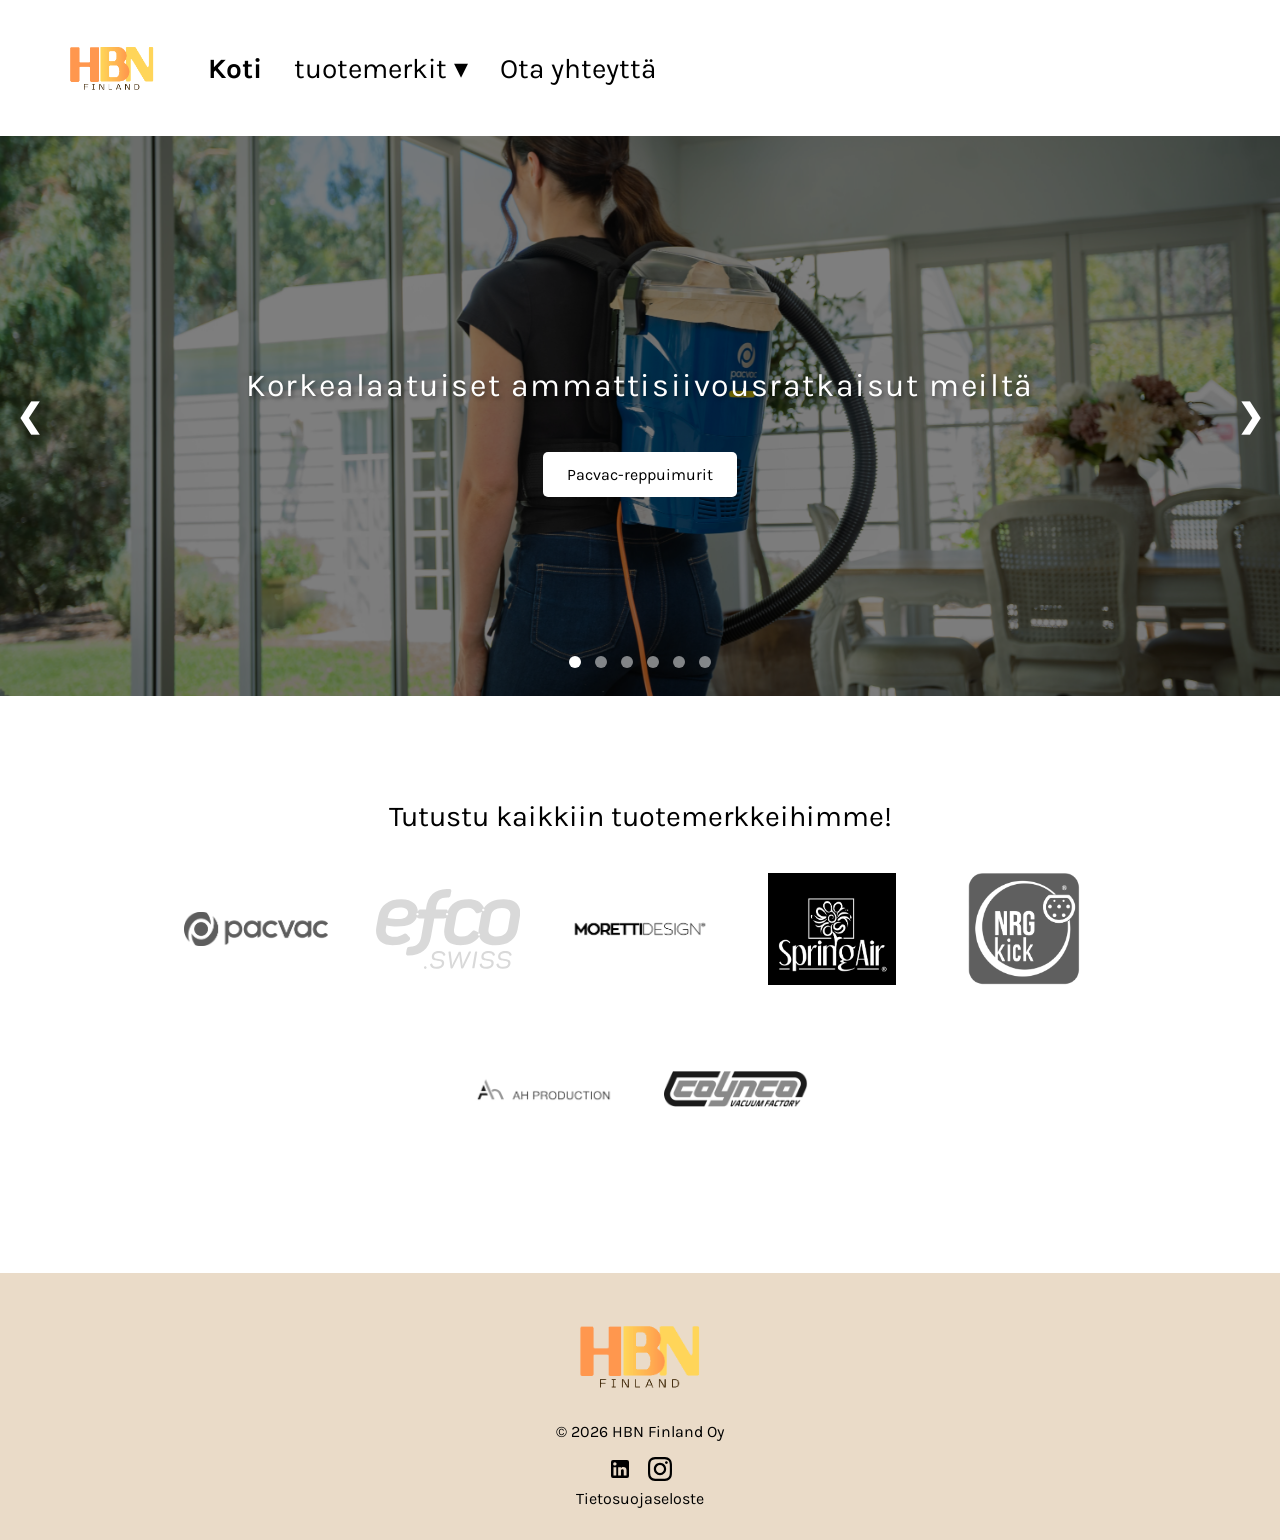
<file: index.html>
<!DOCTYPE html>
<html>

<head>



<!-- Google tag (gtag.js) -->
<script async src="https://www.googletagmanager.com/gtag/js?id=G-VKKL0FQ74G"></script>
<script>
  window.dataLayer = window.dataLayer || [];
  function gtag(){dataLayer.push(arguments);}
  gtag('js', new Date());

  gtag('config', 'G-VKKL0FQ74G');
</script>


    <meta charset="UTF-8">
    <meta name="viewport" content="width=device-width, initial-scale=1, minimum-scale=1">
    <link rel="stylesheet" href="home.css">
    <link rel="stylesheet" href="navbar.css">
    <link rel="stylesheet" href="footer.css">
    <link rel="icon" type="image/x-icon" href="logo/hbnlogo.png">
    <title>HBN Finland</title>
    <meta name="description" content="HBN Finland Oy tarjoaa korkealaatuiset ratkaisut ammattisiivoukseen, akustiikkaan ja asennuksiin. 
    Tutustu Pacvac-reppuimureihin, Dalhem-paneeleihin ja CLIC-kiinnikkeisiin.">

    <meta property="og:type" content="website">
    <meta property="og:url" content="https://hbnfinland.fi/home">
    <meta property="og:title" content="HBN Finland Oy – Laatua siivoukseen, akustiikkaan ja asennuksiin">
    <meta property="og:description" content="Etsitkö tehokkuutta ja laatua? Meiltä löydät Pacvac-reppuimurit, tyylikkäät Dalhem-akustiikkaratkaisut ja nopeat CLIC-kiinnitysjärjestelmät. Lue lisää!">
    <meta property="og:image" content="https://hbnfinland.fi/logo/hbnlogo.png">
</head>

<body>
    <!-- Navbar --> 
    <nav class="nav">
        <div class="button">
            <a href="home"><img src="logo/hbnlogo.png" alt="Logo"></a>
        </div>

        <div class="nav_hamburger">
            <span></span>
            <span></span>
            <span></span>
        </div>

        <div class="nav_menu">
              <ul id="nav-links">
                  <li class="button"><span><a class="active" href="home">Koti</a></span></li>

                  <!-- Tuotemerkit Dropdown -->
                  <li class="button dropdown">
                      <span><a href="#" class="dropdown-toggle">tuotemerkit &#9662;</a></span>
                      <ul class="dropdown-menu">
                        <li><a href="clic">Clic</a></li>
                        <li><a href="coynco">Coynco</a></li>
                        <li><a href="dalhem">Dalhem</a></li>
                        <li><a href="falkoping">Falköping</a></li>
                        <li><a href="moretti">Moretti</a></li>
                        <li><a href="nrgkick">NRGkick</a></li>
                        <li><a href="pacvac">Pacvac</a></li>
                        <li><a href="springair">SpringAir</a></li>
                      </ul>
                  </li>

                  <li class="button"><span><a href="contact">Ota yhteyttä</a></span></li>
              </ul>
          </div>
    </nav>

   <!-- Content -->
    <main class="page">
        
    <div class="slideshow-container">

        <div class="slide fade" style="background-image: url('pacvac_images/pacvac_1.webp');">
            <div class="slide-overlay">
                <p>Korkealaatuiset ammattisiivousratkaisut meiltä </p>
                <a href="pacvac" class="button1">Pacvac-reppuimurit</a>
            </div>
        </div>

        <div class="slide fade" style="background-image: url('images/dalhem_tausta.webp');">
            <div class="slide-overlay">
                <p>Upeaa akustiikkaa ja sisustusta seiniin sekä kattoihin </p>
                <a href="dalhem" class="button1">Dalhem akustiikkapaneelit</a>
            </div>
        </div>

        <div class="slide fade" style="background-image: url('images/610.jpg');">
            <div class="slide-overlay">
                <p>Putki- ja kaapelikiinnitysjärjestelmä LVI- ja sähköasennuksiin</p>
                <a href="clic" class="button1">CLIC-kiinnitysjärjestelmät</a>
            </div>
        </div>

        <div class="slide fade" style="background-image: url('nrgkick_images/NRGkick-16A-02.webp');">
            <div class="slide-overlay">
                <p>Mobiili latausasema jokaiseen tilanteeseen</p>
                <a href="nrgkick" class="button1">NRGkick latausratkaisut</a>
            </div>
        </div>

        <div class="slide fade" style="background-image: url('images/20260805_124623.jpg');">
            <div class="slide-overlay">
                <p>SpringAir tuoksut</p>
                <a href="springair" class="button1">SpringAir tuoksut</a>
            </div>
        </div>

        <div class="slide fade" style="background-image: url('images/Copia di ERGONOMIC.jpg');">
            <div class="slide-overlay">
                <p>Pelletti- ja sähkötakat</p>
                <a href="moretti" class="button1">Moretti lämmitysratkaisut</a>
            </div>
        </div>

        <!-- Pallot kuvien vaihtumisen seuraamiseen -->
         <!-- Nuolinapit -->
        <a class="prev" onclick="plusSlides(-1)">&#10094;</a>
        <a class="next" onclick="plusSlides(1)">&#10095;</a>
            <div class="dots-container">
                <span class="dot" onclick="currentSlide(1)"></span>
                <span class="dot" onclick="currentSlide(2)"></span>
                <span class="dot" onclick="currentSlide(3)"></span>
                <span class="dot" onclick="currentSlide(4)"></span>
                <span class="dot" onclick="currentSlide(5)"></span>
                <span class="dot" onclick="currentSlide(6)"></span>
            </div>

    </div>

    <!-- Tuotemerkkien logorivi -->
    <div class="brand-logos-container">
        <h3>Tutustu kaikkiin tuotemerkkeihimme!</h3>
        <div class="brand-logos">
            <a href="pacvac" class="brand-logo-item">
                <img src="logo/pacvac-logo.png" alt="Pacvac">
            </a>
            <a href="clic" class="brand-logo-item">
                <img src="logo/efco.svg" alt="CLIC">
            </a>
            <a href="moretti" class="brand-logo-item">
                <img src="logo/moretti.png" alt="Moretti">
            </a>
            <a href="springair" class="brand-logo-item">
                <img src="logo/springair.png" alt="Springair">
            </a>
            <a href="nrgkick" class="brand-logo-item">
                <img src="nrgkick_images/nrgkick_logo copy.png" alt="NRGkick">
            </a>
            <a href="dalhem" class="brand-logo-item">
                <img src="logo/dalhem.png" alt="Dalhem">
            </a>
            <a href="coynco" class="brand-logo-item">
                <img src="logo/logo-coynco.png" alt="Coynco">
            </a>
        </div>
    </div>
    </main>


    

    <!-- Footer -->
    <div class="footer">
        <div class="img">
            <a href="home.html"><img src="logo/hbnlogo.png"></a>
        </div>
        <div class="footer-content">
            <p>© 2026 HBN Finland Oy</p>

            <!-- Sosiaalisen median linkit -->
        <div class="footer-social">
            <a href="https://www.linkedin.com/company/hbn-finland-oy/" target="_blank" rel="noopener noreferrer" aria-label="LinkedIn">
                <svg width="24" height="24" viewBox="0 0 24 24" fill="currentColor">
                    <path d="M19 3a2 2 0 0 1 2 2v14a2 2 0 0 1-2 2H5a2 2 0 0 1-2-2V5a2 2 0 0 1 2-2h14m-.5 15.5v-5.3a3.26 3.26 0 0 0-3.26-3.26c-.85 0-1.84.52-2.28 1.3v-1.11h-2.79v8.37h2.79v-4.93c0-.77.62-1.4 1.39-1.4a1.4 1.4 0 0 1 1.4 1.4v4.93h2.75M6.88 8.56a1.68 1.68 0 0 0 1.68-1.68c0-.93-.75-1.69-1.68-1.69a1.69 1.69 0 0 0-1.69 1.69c0 .93.76 1.68 1.69 1.68m1.39 9.94v-8.37H5.5v8.37h2.77z"/>
                </svg>
            </a>
            <a href="https://www.instagram.com/hbnfinland/" target="_blank" rel="noopener noreferrer" aria-label="Instagram">
                <svg width="24" height="24" viewBox="0 0 24 24" fill="currentColor">
                    <path d="M12 2.163c3.204 0 3.584.012 4.85.07 3.252.148 4.771 1.691 4.919 4.919.058 1.265.069 1.645.069 4.849 0 3.205-.012 3.584-.069 4.849-.149 3.225-1.664 4.771-4.919 4.919-1.266.058-1.644.07-4.85.07-3.204 0-3.584-.012-4.849-.07-3.26-.149-4.771-1.699-4.919-4.92-.058-1.265-.07-1.644-.07-4.849 0-3.204.013-3.583.07-4.849.149-3.227 1.664-4.771 4.919-4.919 1.266-.057 1.645-.069 4.849-.069zm0-2.163c-3.259 0-3.667.014-4.947.072-4.358.2-6.78 2.618-6.98 6.98-.059 1.281-.073 1.689-.073 4.948 0 3.259.014 3.668.072 4.948.2 4.358 2.618 6.78 6.98 6.98 1.281.058 1.689.072 4.948.072 3.259 0 3.668-.014 4.948-.072 4.354-.2 6.782-2.618 6.979-6.98.059-1.28.073-1.689.073-4.948 0-3.259-.014-3.667-.072-4.947-.196-4.354-2.617-6.78-6.979-6.98-1.281-.059-1.69-.073-4.949-.073zm0 5.838c-3.403 0-6.162 2.759-6.162 6.162s2.759 6.163 6.162 6.163 6.162-2.759 6.162-6.163c0-3.403-2.759-6.162-6.162-6.162zm0 10.162c-2.209 0-4-1.79-4-4 0-2.209 1.791-4 4-4s4 1.791 4 4c0 2.21-1.791 4-4 4zm6.406-11.845c-.796 0-1.441.645-1.441 1.44s.645 1.44 1.441 1.44c.795 0 1.439-.645 1.439-1.44s-.644-1.44-1.439-1.44z"/>
                </svg>
            </a>
        </div>
            <div class="footer-pdf">
                    <a href="pdf/HBNFinland:tietosuojaseloste.pdf" target="_blank"  rel="noopener noreferrer">Tietosuojaseloste</a>
            </div>
        </div>
    </div>

    <script src="navbar.js"></script>
    <script>
        let slideIndex = 0;
        let slideTimer;

        showSlides();

        function showSlides() {
            let i;
            let slides = document.getElementsByClassName("slide");
            let dots = document.getElementsByClassName("dot");

            for (i = 0; i < slides.length; i++) {
                slides[i].style.display = "none";  
            }

            slideIndex++;
            if (slideIndex > slides.length) { slideIndex = 1; }

            for (i = 0; i < dots.length; i++) {
                dots[i].className = dots[i].className.replace(" active", "");
            }

            if (slides[slideIndex - 1]) {
                slides[slideIndex - 1].style.display = "block";  
                dots[slideIndex - 1].className += " active";
            }

            // Vaihtaa kuvaa automaattisesti 5 sekunnin (5000 ms) välein
            slideTimer = setTimeout(showSlides, 5000);
        }

        // Mahdollistaa palloista klikkaamisen tiettyyn kuvaan
        function currentSlide(n) {
            clearTimeout(slideTimer);
            slideIndex = n - 1;
            showSlides();
        }
        // Mahdollistaa kuvien selaamisen nuolista (+1 tai -1)
        function plusSlides(n) {
            clearTimeout(slideTimer);
            let slides = document.getElementsByClassName("slide");
            
            slideIndex += n - 1;
            
            if (slideIndex >= slides.length) {
                slideIndex = 0;
            } else if (slideIndex < 0) {
                slideIndex = slides.length - 1;
            }
            
            showSlides();
        }
    </script>

</body>

</html>
</file>
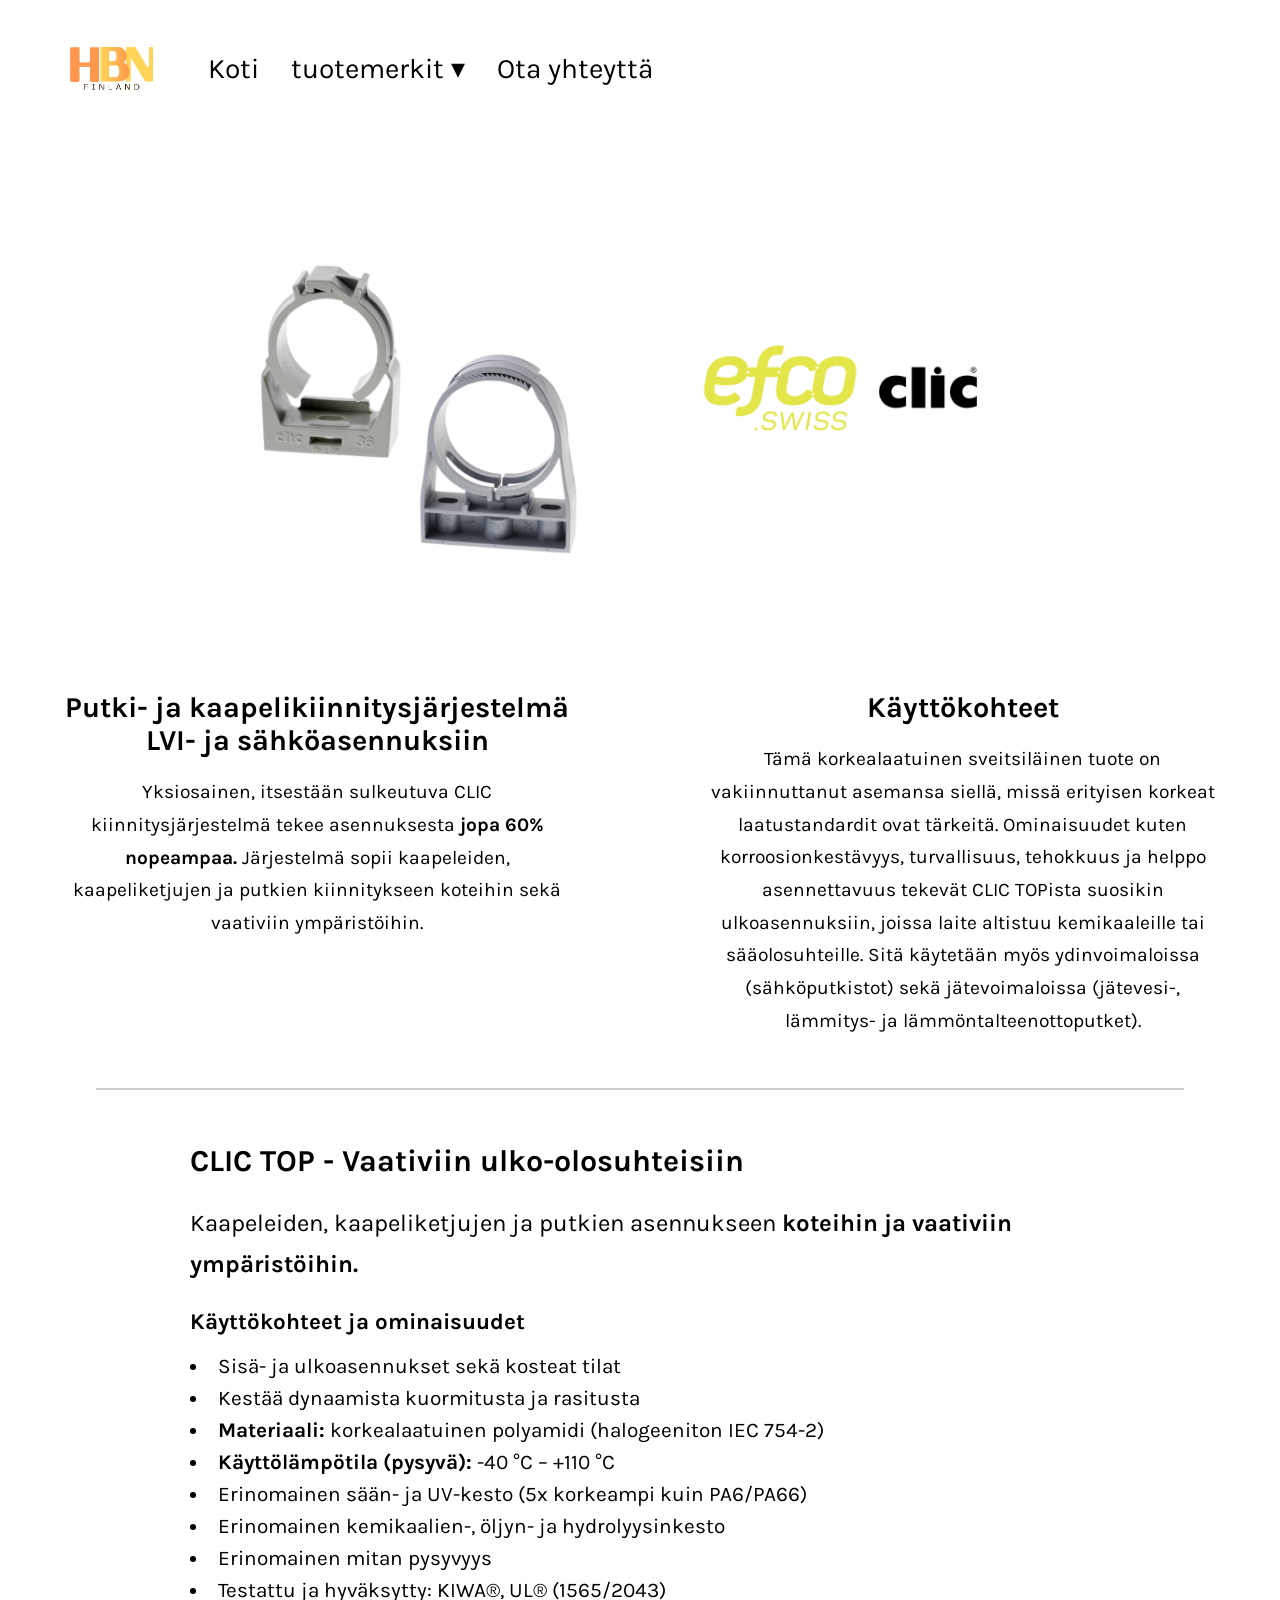
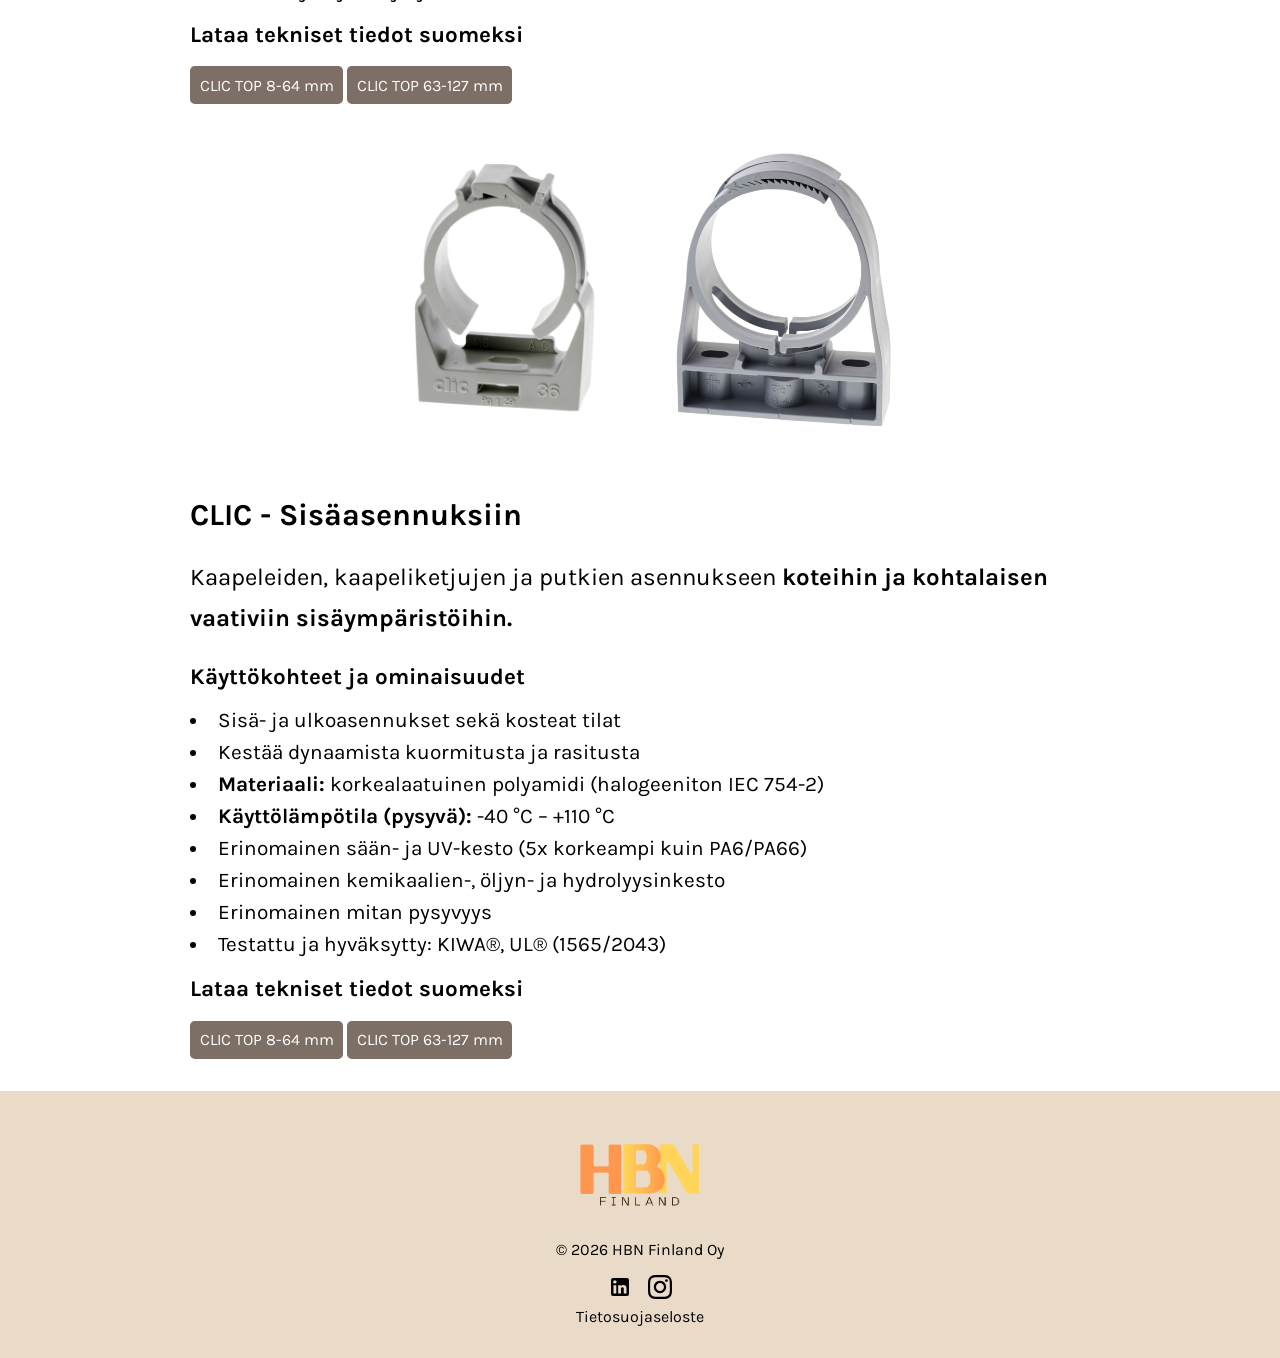
<file: clic.html>
<!DOCTYPE html>
<html>

<head>

<!-- Google tag (gtag.js) -->
<script async src="https://www.googletagmanager.com/gtag/js?id=G-VKKL0FQ74G"></script>
<script>
  window.dataLayer = window.dataLayer || [];
  function gtag(){dataLayer.push(arguments);}
  gtag('js', new Date());

  gtag('config', 'G-VKKL0FQ74G');
</script>


    <meta charset="UTF-8">
    <meta name="viewport" content="width=device-width, initial-scale=1, minimum-scale=1">
    <link rel="stylesheet" href="navbar.css">
    <link rel="stylesheet" href="footer.css">
    <link rel="stylesheet" href="clic.css">
    <link rel="icon" type="image/x-icon" href="logo/hbnlogo.png">
    <title>HBN Finland | Clic</title>
    <meta name="description" content="CLIC & CLIC TOP: Sveitsiläiset muoviset putkikiinnikkeet LVI- ja sähköasennuksiin. Tee asennuksesta jopa 60% nopeampaa. Kestää kemikaaleja, UV-säteilyä ja sääolosuhteita.">

    <meta property="og:type" content="website">
    <meta property="og:url" content="https://hbnfinland.fi/clic">
    <meta property="og:title" content="CLIC / CLIC TOP - Muoviset putkikiinnikkeet ammattilaisille">
    <meta property="og:description" content="Yksiosainen, itsestään sulkeutuva kiinnitysjärjestelmä koteihin ja vaativiin teollisuuskohteisiin. Jopa 60% nopeampi asennus. Tutustu teknisiin tietoihin!">
    <meta property="og:image" content="https://hbnfinland.fi/images/outdoor-clic1.png">

    <meta name="twitter:card" content="summary">
    <meta name="twitter:image" content="https://hbnfinland.fi/logo/hbnlogo.png">
    <meta property="twitter:title" content="CLIC & CLIC TOP - Putki- ja kaapelikiinnitysjärjestelmä">
    <meta property="twitter:description" content="Korroosionkestävä ja UV-suojattu putkikiinnike vaativiin olosuhteisiin. Sveitsiläistä laatua HBN Finlandilta.">
    <meta property="twitter:image" content="https://hbnfinland.fi/images/outdoor-clic1.png">

</head>

<body>
      <!-- Navbar --> 
      <nav class="nav">
          <div class="button">
              <a href="home"><img src="logo/hbnlogo.png" alt="Logo"></a>
          </div>

          <div class="nav_hamburger">
              <span></span>
              <span></span>
              <span></span>
          </div>

          <div class="nav_menu">
              <ul id="nav-links">
                  <li class="button"><span><a href="home">Koti</a></span></li>

                  <!-- Tuotemerkit Dropdown -->
                  <li class="button dropdown">
                      <span><a href="#" class="dropdown-toggle">tuotemerkit &#9662;</a></span>
                      <ul class="dropdown-menu">
                        <li><a class="active" href="clic">Clic</a></li>
                        <li><a href="coynco">Coynco</a></li>
                        <li><a href="dalhem">Dalhem</a></li>
                        <li><a href="falkoping">Falköping</a></li>
                        <li><a href="moretti">Moretti</a></li>
                        <li><a href="nrgkick">NRGkick</a></li>
                        <li><a href="pacvac">Pacvac</a></li>
                        <li><a href="springair">SpringAir</a></li>
                      </ul>
                  </li>

                  <li class="button"><span><a href="contact">Ota yhteyttä</a></span></li>
              </ul>
          </div>
      </nav>

   <!-- Content -->
    <main class="page">

    <div class="header">
    <picture>
        <source media="(max-width: 768px)" srcset="images/clic-mobile-cover.png">
        <img src="images/clic_cover.png" alt="CLIC - Tuotesivun banneri" loading="eager">
    </picture>
    </div>

    <div class="info-content">
        
        <div class="info-column">
            <div class="txt-container"> 
                <h1>Putki- ja kaapelikiinnitysjärjestelmä LVI- ja sähköasennuksiin</h1>
                <p>Yksiosainen, itsestään sulkeutuva CLIC kiinnitysjärjestelmä tekee asennuksesta <strong>jopa 60% nopeampaa.</strong> 
                    Järjestelmä sopii kaapeleiden, kaapeliketjujen ja putkien kiinnitykseen koteihin sekä vaativiin ympäristöihin.</p>
            </div>
        </div>
        <div class="info-column">
            <div class="txt-container"> 
                <h1>Käyttökohteet</h1>
                <p>
                Tämä korkealaatuinen sveitsiläinen tuote on vakiinnuttanut asemansa siellä, missä erityisen korkeat laatustandardit ovat tärkeitä.
                Ominaisuudet kuten korroosionkestävyys, turvallisuus, tehokkuus ja helppo asennettavuus tekevät CLIC TOPista suosikin ulkoasennuksiin, joissa laite
                altistuu kemikaaleille tai sääolosuhteille. Sitä käytetään myös ydinvoimaloissa (sähköputkistot) sekä jätevoimaloissa (jätevesi-, lämmitys- ja lämmöntalteenottoputket).
                </p>
            </div>
        </div>
    </div>

    <hr class="separator">

    <!-- CLIC TOP -->
    <div class="product-section">
        <div class="clic-txt-container">
            <h1>CLIC TOP - Vaativiin ulko-olosuhteisiin</h1>
            <p>Kaapeleiden, kaapeliketjujen ja putkien asennukseen <strong>koteihin ja vaativiin ympäristöihin.</strong></p>

            <h2>Käyttökohteet ja ominaisuudet</h2>
            <ul>
                <li>Sisä- ja ulkoasennukset sekä kosteat tilat</li>
                <li>Kestää dynaamista kuormitusta ja rasitusta</li>
                <li><strong>Materiaali:</strong> korkealaatuinen polyamidi (halogeeniton IEC 754-2)</li>
                <li><strong>Käyttölämpötila (pysyvä):</strong> -40 °C – +110 °C</li>
                <li>Erinomainen sään- ja UV-kesto (5x korkeampi kuin PA6/PA66)</li>
                <li>Erinomainen kemikaalien-, öljyn- ja hydrolyysinkesto</li>
                <li>Erinomainen mitan pysyvyys</li>
                <li>Testattu ja hyväksytty: KIWA®, UL® (1565/2043)</li>
            </ul>
            
            <h2>Lataa tekniset tiedot suomeksi</h2>
            <div class="pdf-buttons">
                <div class="pdf">
                    <a href="pdf/CLIC TOP 8-64 FI.pdf" target="_blank" rel="noopener noreferrer">CLIC TOP 8-64 mm</a>
                </div>
                <div class="pdf">
                    <a href="pdf/CLIC TOP 63–127 FI.pdf" target="_blank" rel="noopener noreferrer">CLIC TOP 63-127 mm</a>
                </div>
            </div>
        </div>
    </div>

        <div class="clic-img-container"> 
            <img src="images/clictop8-64.png" alt="CLIC TOP 8-64mm">
            <img src="images/clictop63-127.png" alt="CLIC TOP 63-127mm">
        </div>

    <!-- CLIC -->
    <div class="product-section">
        <div class="clic-txt-container">
            <h1>CLIC - Sisäasennuksiin</h1>
            <p>Kaapeleiden, kaapeliketjujen ja putkien asennukseen <strong>koteihin ja kohtalaisen vaativiin sisäympäristöihin.</strong></p>

            <h2>Käyttökohteet ja ominaisuudet</h2>
            <ul>
                <li>Sisä- ja ulkoasennukset sekä kosteat tilat</li>
                <li>Kestää dynaamista kuormitusta ja rasitusta</li>
                <li><strong>Materiaali:</strong> korkealaatuinen polyamidi (halogeeniton IEC 754-2)</li>
                <li><strong>Käyttölämpötila (pysyvä):</strong> -40 °C – +110 °C</li>
                <li>Erinomainen sään- ja UV-kesto (5x korkeampi kuin PA6/PA66)</li>
                <li>Erinomainen kemikaalien-, öljyn- ja hydrolyysinkesto</li>
                <li>Erinomainen mitan pysyvyys</li>
                <li>Testattu ja hyväksytty: KIWA®, UL® (1565/2043)</li>
            </ul>

            <h2>Lataa tekniset tiedot suomeksi</h2>
            <div class="pdf-buttons">
                <div class="pdf">
                    <a href="pdf/CLIC TOP 8-64 FI.pdf" target="_blank" rel="noopener noreferrer">CLIC TOP 8-64 mm</a>
                </div>
                <div class="pdf">
                    <a href="pdf/CLIC TOP 63–127 FI.pdf" target="_blank" rel="noopener noreferrer">CLIC TOP 63-127 mm</a>
                </div>
            </div>
        </div>
    </div>

    </main>
    

    <!-- Footer -->
    <div class="footer">
        <div class="img">
            <a href="home.html"><img src="logo/hbnlogo.png"></a>
        </div>
        <div class="footer-content">
            <p>© 2026 HBN Finland Oy</p>

            <!-- Sosiaalisen median linkit -->
        <div class="footer-social">
            <a href="https://www.linkedin.com/company/hbn-finland-oy/" target="_blank" rel="noopener noreferrer" aria-label="LinkedIn">
                <svg width="24" height="24" viewBox="0 0 24 24" fill="currentColor">
                    <path d="M19 3a2 2 0 0 1 2 2v14a2 2 0 0 1-2 2H5a2 2 0 0 1-2-2V5a2 2 0 0 1 2-2h14m-.5 15.5v-5.3a3.26 3.26 0 0 0-3.26-3.26c-.85 0-1.84.52-2.28 1.3v-1.11h-2.79v8.37h2.79v-4.93c0-.77.62-1.4 1.39-1.4a1.4 1.4 0 0 1 1.4 1.4v4.93h2.75M6.88 8.56a1.68 1.68 0 0 0 1.68-1.68c0-.93-.75-1.69-1.68-1.69a1.69 1.69 0 0 0-1.69 1.69c0 .93.76 1.68 1.69 1.68m1.39 9.94v-8.37H5.5v8.37h2.77z"/>
                </svg>
            </a>
            <a href="https://www.instagram.com/hbnfinland/" target="_blank" rel="noopener noreferrer" aria-label="Instagram">
                <svg width="24" height="24" viewBox="0 0 24 24" fill="currentColor">
                    <path d="M12 2.163c3.204 0 3.584.012 4.85.07 3.252.148 4.771 1.691 4.919 4.919.058 1.265.069 1.645.069 4.849 0 3.205-.012 3.584-.069 4.849-.149 3.225-1.664 4.771-4.919 4.919-1.266.058-1.644.07-4.85.07-3.204 0-3.584-.012-4.849-.07-3.26-.149-4.771-1.699-4.919-4.92-.058-1.265-.07-1.644-.07-4.849 0-3.204.013-3.583.07-4.849.149-3.227 1.664-4.771 4.919-4.919 1.266-.057 1.645-.069 4.849-.069zm0-2.163c-3.259 0-3.667.014-4.947.072-4.358.2-6.78 2.618-6.98 6.98-.059 1.281-.073 1.689-.073 4.948 0 3.259.014 3.668.072 4.948.2 4.358 2.618 6.78 6.98 6.98 1.281.058 1.689.072 4.948.072 3.259 0 3.668-.014 4.948-.072 4.354-.2 6.782-2.618 6.979-6.98.059-1.28.073-1.689.073-4.948 0-3.259-.014-3.667-.072-4.947-.196-4.354-2.617-6.78-6.979-6.98-1.281-.059-1.69-.073-4.949-.073zm0 5.838c-3.403 0-6.162 2.759-6.162 6.162s2.759 6.163 6.162 6.163 6.162-2.759 6.162-6.163c0-3.403-2.759-6.162-6.162-6.162zm0 10.162c-2.209 0-4-1.79-4-4 0-2.209 1.791-4 4-4s4 1.791 4 4c0 2.21-1.791 4-4 4zm6.406-11.845c-.796 0-1.441.645-1.441 1.44s.645 1.44 1.441 1.44c.795 0 1.439-.645 1.439-1.44s-.644-1.44-1.439-1.44z"/>
                </svg>
            </a>
        </div>
            <div class="footer-pdf">
                    <a href="pdf/HBNFinland:tietosuojaseloste.pdf" target="_blank"  rel="noopener noreferrer">Tietosuojaseloste</a>
            </div>
        </div>
    </div>

    <script src="navbar.js"></script>

    <button id="toTop" title="Takaisin ylös">↑</button>

</body>

<script>
    document.addEventListener('keydown', function(event) {
        if (event.key === "Escape") {
            closeLightbox();
        }
    });

    const toTopButton = document.getElementById("toTop");

    // Kun käyttäjä skrollaa alaspäin 300px, näytä nappula
    window.onscroll = function() {
        if (document.body.scrollTop > 300 || document.documentElement.scrollTop > 300) {
            toTopButton.style.display = "block";
        } else {
            toTopButton.style.display = "none";
        }
    };

    toTopButton.onclick = function() {
        window.scrollTo({
            top: 0,
            behavior: 'smooth' // Pehmeä skrollaus (smooth scroll)
        });
    };
</script>

</html>
</file>
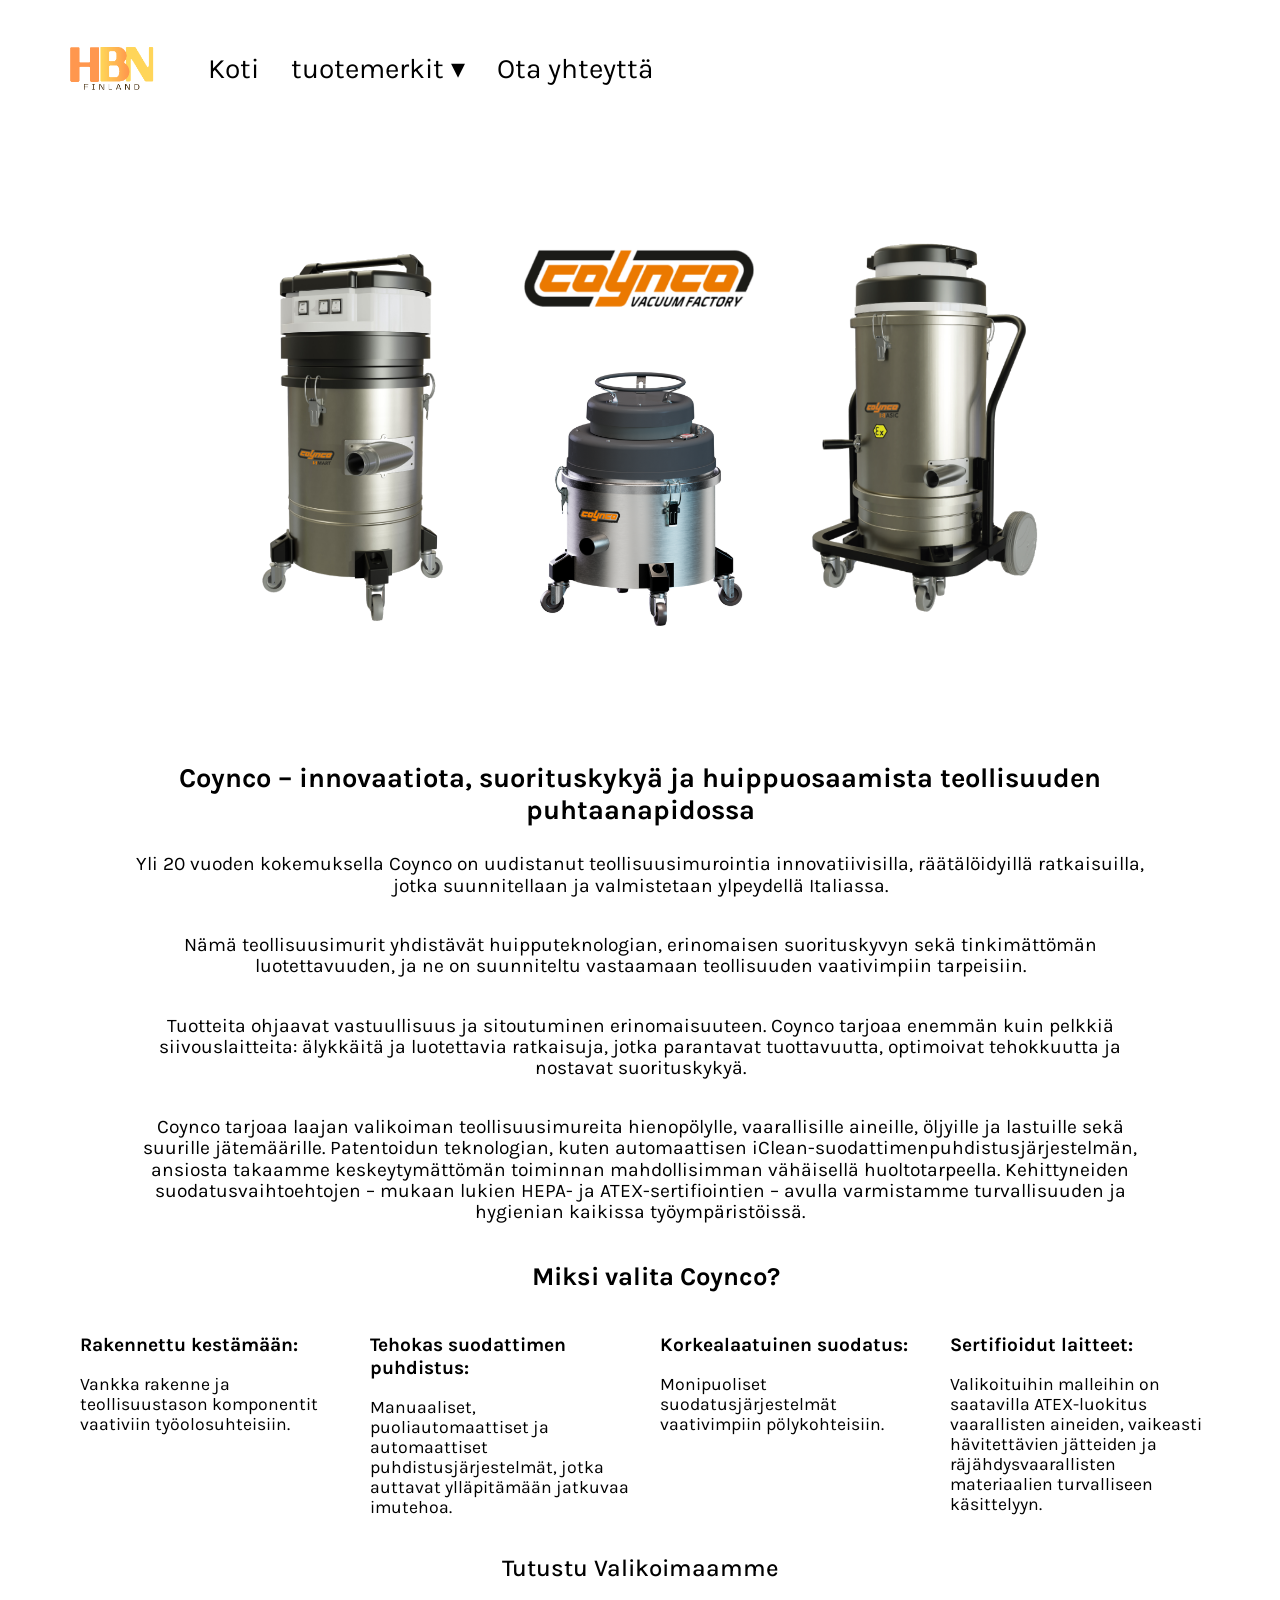
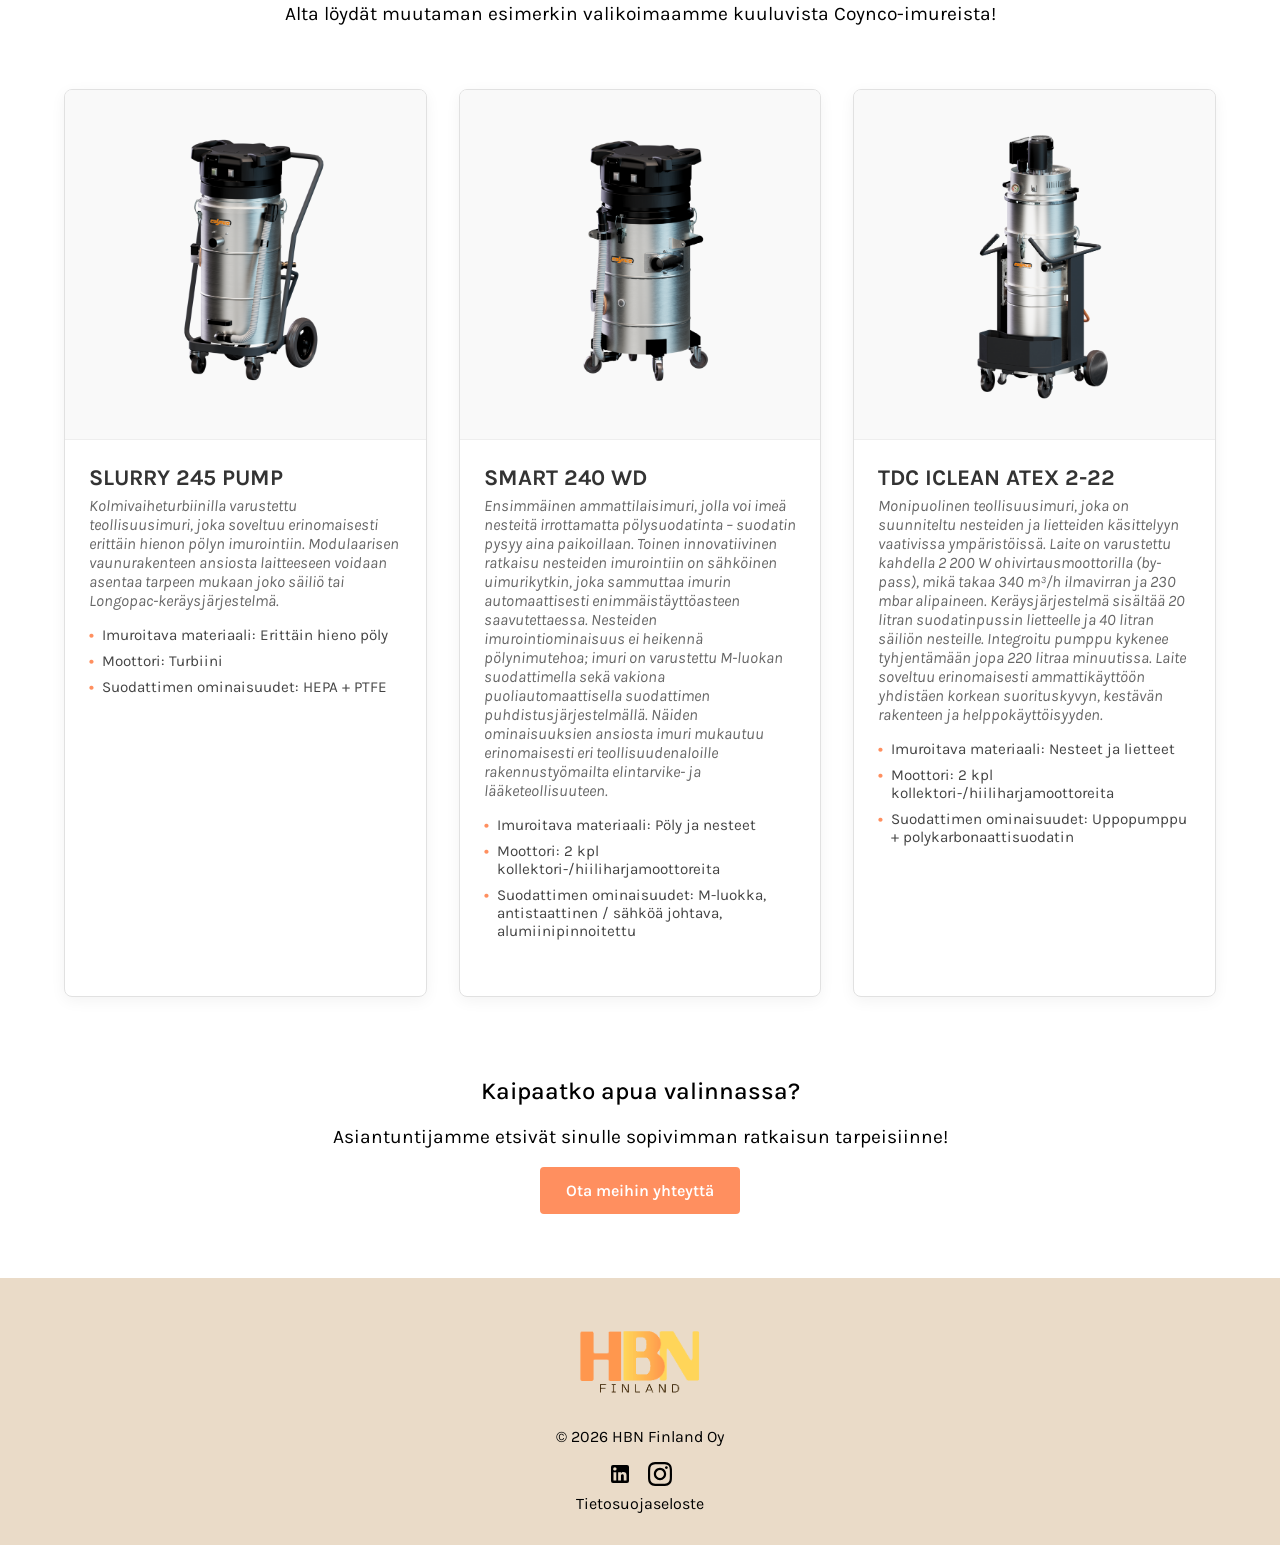
<file: coynco.html>
<!DOCTYPE html>
<html lang="fi">

<head>
    <!-- Google tag (gtag.js) -->
    <script async src="https://www.googletagmanager.com/gtag/js?id=G-VKKL0FQ74G"></script>
    <script>
      window.dataLayer = window.dataLayer || [];
      function gtag(){dataLayer.push(arguments);}
      gtag('js', new Date());
      gtag('config', 'G-VKKL0FQ74G');
    </script>

    <meta charset="UTF-8">
    <meta name="viewport" content="width=device-width, initial-scale=1, minimum-scale=1">
    <link rel="stylesheet" href="navbar.css">
    <link rel="stylesheet" href="footer.css">
    <link rel="stylesheet" href="coynco.css">
    <link rel="icon" type="image/x-icon" href="logo/hbnlogo.png">
    <title>HBN Finland | Coynco</title>
    <meta name="description" content="Löydä maailman johtavat Coynco-murit ammattikäyttöön ja paranna siivouksen tehokkuutta sekä ergonomiaa H13 HEPA-suodatuksella varustetuilla imureilla.">
<!-- 
    <meta property="og:type" content="website">
    <meta property="og:url" content="https://hbnfinland.fi/pacvac">
    <meta property="og:title" content="Pacvac – Maailman johtavat reppuimurit ammattikäyttöön">
    <meta property="og:description" content="Siivoa jopa 3x nopeammin Pacvac-reppuimurilla. Ergonomiset valjaat, huipputeho ja puhdas sisäilma ammattilaisille.">
    <meta property="og:image" content="https://hbnfinland.fi/pacvac_images/pacvac_2.png">

    <meta name="twitter:title" content="Pacvac-reppuimurit">
    <meta name="twitter:description" content="Huippuluokan ergonomiaa ja tehokkuutta siivoukseen.">
    <meta property="og:image" content="https://hbnfinland.fi/pacvac_images/pacvac_2.png">
    <meta name="twitter:image" content="https://hbnfinland.fi/pacvac_images/pacvac_2.png">
    <meta name="twitter:card" content="summary"> -->
</head>

<body>
    <!-- Navbar --> 
      <nav class="nav">
          <div class="button">
              <a href="home"><img src="logo/hbnlogo.png" alt="Logo"></a>
          </div>

          <div class="nav_hamburger">
              <span></span>
              <span></span>
              <span></span>
          </div>

          <div class="nav_menu">
              <ul id="nav-links">
                  <li class="button"><span><a href="home">Koti</a></span></li>

                  <!-- Tuotemerkit Dropdown -->
                  <li class="button dropdown">
                      <span><a href="#" class="dropdown-toggle">tuotemerkit &#9662;</a></span>
                      <ul class="dropdown-menu">
                        <li><a href="clic">Clic</a></li>
                        <li><a class="active" href="coynco">Coynco</a></li>
                        <li><a href="dalhem">Dalhem</a></li>
                        <li><a href="falkoping">Falköping</a></li>
                        <li><a href="moretti">Moretti</a></li>
                        <li><a href="nrgkick">NRGkick</a></li>
                        <li><a href="pacvac">Pacvac</a></li>
                        <li><a href="springair">SpringAir</a></li>
                      </ul>
                  </li>

                  <li class="button"><span><a href="contact">Ota yhteyttä</a></span></li>
              </ul>
          </div>
      </nav>

    <main class="page"> 

        <div class="header">
        <picture>
            <source media="(max-width: 768px)" srcset="images/coynco-cover-mobile.png">
            <img src="images/coynco_cover.png" alt="Coynco - Tuotesivun banneri" loading="eager">
        </picture>
        </div>

        <!-- Coynco Intro -->
        <div class="content1">
            <div class="main-column">
                <div class="main-txt-container"> 
                    <h1>Coynco – innovaatiota, suorituskykyä ja huippuosaamista teollisuuden puhtaanapidossa</h1>
                    <p>Yli 20 vuoden kokemuksella Coynco on uudistanut teollisuusimurointia innovatiivisilla, räätälöidyillä ratkaisuilla, jotka suunnitellaan ja valmistetaan 
                        ylpeydellä Italiassa.</p>
                    <p>Nämä teollisuusimurit yhdistävät huipputeknologian, erinomaisen suorituskyvyn sekä tinkimättömän luotettavuuden, ja ne on suunniteltu vastaamaan 
                        teollisuuden vaativimpiin tarpeisiin.</p>
                    <p>Tuotteita ohjaavat vastuullisuus ja sitoutuminen erinomaisuuteen. Coynco tarjoaa enemmän kuin pelkkiä siivouslaitteita: älykkäitä ja 
                        luotettavia ratkaisuja, jotka parantavat tuottavuutta, optimoivat tehokkuutta ja nostavat suorituskykyä.</p>
                    <p>Coynco tarjoaa laajan valikoiman teollisuusimureita hienopölylle, vaarallisille aineille, öljyille ja lastuille sekä suurille jätemäärille. Patentoidun 
                        teknologian, kuten automaattisen iClean-suodattimenpuhdistusjärjestelmän, ansiosta takaamme keskeytymättömän toiminnan mahdollisimman vähäisellä 
                        huoltotarpeella. Kehittyneiden suodatusvaihtoehtojen – mukaan lukien HEPA- ja ATEX-sertifiointien – avulla varmistamme turvallisuuden ja hygienian 
                        kaikissa työympäristöissä.</p>
                </div>
            </div>
        </div>

        <!-- Miksi valita Coynco -->
        <div class="content2">
            <h2>Miksi valita Coynco?</h2>
            <div class="column">
                <div class="txt-container"> 
                    <h1>Rakennettu kestämään:</h1>
                    <p>Vankka rakenne ja teollisuustason komponentit vaativiin työolosuhteisiin.</p>
                </div>
            </div>
            <div class="column">
                <div class="txt-container"> 
                    <h1>Tehokas suodattimen puhdistus:</h1>
                    <p>Manuaaliset, puoliautomaattiset ja automaattiset puhdistusjärjestelmät, jotka auttavat ylläpitämään jatkuvaa imutehoa.</p>
                </div>
            </div>
            <div class="column">
                <div class="txt-container"> 
                    <h1>Korkealaatuinen suodatus:</h1>
                    <p>Monipuoliset suodatusjärjestelmät vaativimpiin pölykohteisiin.</p>
                </div>
            </div>
            <div class="column">
                <div class="txt-container"> 
                    <h1>Sertifioidut laitteet:</h1>
                    <p>Valikoituihin malleihin on saatavilla ATEX-luokitus vaarallisten aineiden, vaikeasti hävitettävien jätteiden ja räjähdysvaarallisten materiaalien 
                        turvalliseen käsittelyyn.</p>
                </div>
            </div>
        </div>

        <!-- Galleria -->
        <!-- <div class="img-container">
            <div class="img-card" onclick="openImage(this)">
                <img src="pacvac_images/pacvac_8.webp" alt="Pacvac työkäytössä 1">
            </div>
            <div class="img-card" onclick="openImage(this)">
                <img src="pacvac_images/pacvac_5.webp" alt="Pacvac työkäytössä 2">
            </div>
            <div class="img-card" onclick="openImage(this)">
                <img src="pacvac_images/pacvac_6.webp" alt="Pacvac työkäytössä 3">
            </div>
            <div class="img-card" onclick="openImage(this)">
                <img src="pacvac_images/pacvac_7.webp" alt="Pacvac työkäytössä 4">
            </div>
        </div> -->

        <!-- Tuoteosion otsikko -->
        <div class="info-text">
            <h2>Tutustu Valikoimaamme</h2>
            <p>Alta löydät muutaman esimerkin valikoimaamme kuuluvista Coynco-imureista!</p>
        </div>

        <!-- TUOTEKORTIT -->
        <div class="products-grid">
            <!-- SLURRY 245 PUMP -->
            <div class="product-card">
                <div class="card-img-wrapper">
                    <img src="images/Slurry-245-prosp-2025.png" alt="Velo">
                </div>
                <div class="card-content">
                    <h3>SLURRY 245 PUMP</h3>
                    <h4>Kolmivaiheturbiinilla varustettu teollisuusimuri, joka soveltuu erinomaisesti erittäin hienon pölyn imurointiin. Modulaarisen vaunurakenteen ansiosta 
                        laitteeseen voidaan asentaa tarpeen mukaan joko säiliö tai Longopac-keräysjärjestelmä.</h4>
                    <ul class="card-features">
                        <li>Imuroitava materiaali: Erittäin hieno pöly</li>
                        <li>Moottori: Turbiini</li>
                        <li>Suodattimen ominaisuudet: HEPA + PTFE</li>
                    </ul>
                    <!-- <div class="card-buttons">
                        <a href="pdf/" target="_blank" rel="noopener noreferrer" class="btn-card-outline">Esite (PDF)</a>
                    </div> -->
                </div>
            </div>

            <!-- SMART 240 WD -->
            <div class="product-card">
                <div class="card-img-wrapper">
                    <img src="images/SMART-240WD-prosp-2025.png" alt="SMART 240 WD">
                </div>
                <div class="card-content">
                    <h3>SMART 240 WD</h3>
                    <h4>Ensimmäinen ammattilaisimuri, jolla voi imeä nesteitä irrottamatta pölysuodatinta – suodatin pysyy aina 
                        paikoillaan. Toinen innovatiivinen ratkaisu nesteiden imurointiin on sähköinen uimurikytkin, joka sammuttaa imurin automaattisesti enimmäistäyttöasteen 
                        saavutettaessa. Nesteiden imurointiominaisuus ei heikennä pölynimutehoa; imuri on varustettu M-luokan suodattimella sekä vakiona puoliautomaattisella 
                        suodattimen puhdistusjärjestelmällä. Näiden ominaisuuksien ansiosta imuri mukautuu erinomaisesti eri teollisuudenaloille rakennustyömailta elintarvike- 
                        ja lääketeollisuuteen.</h4>
                    <ul class="card-features">
                        <li>Imuroitava materiaali: Pöly ja nesteet</li>
                        <li>Moottori: 2 kpl kollektori-/hiiliharjamoottoreita</li>
                        <li>Suodattimen ominaisuudet: M-luokka, antistaattinen / sähköä johtava, alumiinipinnoitettu</li>
                    </ul>
                    <!-- <div class="card-buttons">
                        <a href="pdf/" target="_blank" rel="noopener noreferrer" class="btn-card-outline">Esite (PDF)</a>
                    </div> -->
                </div>
            </div>

            <!-- TDC ICLEAN ATEX 2-22 -->
            <div class="product-card">
                <div class="card-img-wrapper">
                    <img src="images/ASP.-TDC-40-ICLEAN-ATEX-prosp.png" alt="Velo Go">
                </div>
                <div class="card-content">
                    <h3>TDC ICLEAN ATEX 2-22</h3>
                    <h4>Monipuolinen teollisuusimuri, joka on suunniteltu nesteiden ja lietteiden käsittelyyn vaativissa ympäristöissä. Laite on varustettu kahdella 2 200 W 
                        ohivirtausmoottorilla (by-pass), mikä takaa 340 m³/h ilmavirran ja 230 mbar alipaineen. Keräysjärjestelmä sisältää 20 litran suodatinpussin lietteelle 
                        ja 40 litran säiliön nesteille. Integroitu pumppu kykenee tyhjentämään jopa 220 litraa minuutissa. Laite soveltuu erinomaisesti ammattikäyttöön yhdistäen 
                        korkean suorituskyvyn, kestävän rakenteen ja helppokäyttöisyyden.</h4>
                    <ul class="card-features">
                        <li>Imuroitava materiaali: Nesteet ja lietteet</li>
                        <li>Moottori: 2 kpl kollektori-/hiiliharjamoottoreita</li>
                        <li>Suodattimen ominaisuudet: Uppopumppu + polykarbonaattisuodatin</li>
                    </ul>
                    <!-- <div class="card-buttons">
                        <a href="pdf/" target="_blank" rel="noopener noreferrer" class="btn-card-outline">Esite (PDF)</a>
                    </div> -->
                </div>
            </div>


        </div>

        <!-- Yhteystiedot loppuun -->
        <div class="info-text" style="margin-top: 5rem;">
            <h2>Kaipaatko apua valinnassa?</h2>
            <p>Asiantuntijamme etsivät sinulle sopivimman ratkaisun tarpeisiinne!</p>
            <span class="button2"><a href="contact">Ota meihin yhteyttä</a></span>
        </div>    

    </main>

    <!-- Footer -->
    <div class="footer">
        <div class="img">
            <a href="home.html"><img src="logo/hbnlogo.png"></a>
        </div>
        <div class="footer-content">
            <p>© 2026 HBN Finland Oy</p>

            <!-- Sosiaalisen median linkit -->
        <div class="footer-social">
            <a href="https://www.linkedin.com/company/hbn-finland-oy/" target="_blank" rel="noopener noreferrer" aria-label="LinkedIn">
                <svg width="24" height="24" viewBox="0 0 24 24" fill="currentColor">
                    <path d="M19 3a2 2 0 0 1 2 2v14a2 2 0 0 1-2 2H5a2 2 0 0 1-2-2V5a2 2 0 0 1 2-2h14m-.5 15.5v-5.3a3.26 3.26 0 0 0-3.26-3.26c-.85 0-1.84.52-2.28 1.3v-1.11h-2.79v8.37h2.79v-4.93c0-.77.62-1.4 1.39-1.4a1.4 1.4 0 0 1 1.4 1.4v4.93h2.75M6.88 8.56a1.68 1.68 0 0 0 1.68-1.68c0-.93-.75-1.69-1.68-1.69a1.69 1.69 0 0 0-1.69 1.69c0 .93.76 1.68 1.69 1.68m1.39 9.94v-8.37H5.5v8.37h2.77z"/>
                </svg>
            </a>
            <a href="https://www.instagram.com/hbnfinland/" target="_blank" rel="noopener noreferrer" aria-label="Instagram">
                <svg width="24" height="24" viewBox="0 0 24 24" fill="currentColor">
                    <path d="M12 2.163c3.204 0 3.584.012 4.85.07 3.252.148 4.771 1.691 4.919 4.919.058 1.265.069 1.645.069 4.849 0 3.205-.012 3.584-.069 4.849-.149 3.225-1.664 4.771-4.919 4.919-1.266.058-1.644.07-4.85.07-3.204 0-3.584-.012-4.849-.07-3.26-.149-4.771-1.699-4.919-4.92-.058-1.265-.07-1.644-.07-4.849 0-3.204.013-3.583.07-4.849.149-3.227 1.664-4.771 4.919-4.919 1.266-.057 1.645-.069 4.849-.069zm0-2.163c-3.259 0-3.667.014-4.947.072-4.358.2-6.78 2.618-6.98 6.98-.059 1.281-.073 1.689-.073 4.948 0 3.259.014 3.668.072 4.948.2 4.358 2.618 6.78 6.98 6.98 1.281.058 1.689.072 4.948.072 3.259 0 3.668-.014 4.948-.072 4.354-.2 6.782-2.618 6.979-6.98.059-1.28.073-1.689.073-4.948 0-3.259-.014-3.667-.072-4.947-.196-4.354-2.617-6.78-6.979-6.98-1.281-.059-1.69-.073-4.949-.073zm0 5.838c-3.403 0-6.162 2.759-6.162 6.162s2.759 6.163 6.162 6.163 6.162-2.759 6.162-6.163c0-3.403-2.759-6.162-6.162-6.162zm0 10.162c-2.209 0-4-1.79-4-4 0-2.209 1.791-4 4-4s4 1.791 4 4c0 2.21-1.791 4-4 4zm6.406-11.845c-.796 0-1.441.645-1.441 1.44s.645 1.44 1.441 1.44c.795 0 1.439-.645 1.439-1.44s-.644-1.44-1.439-1.44z"/>
                </svg>
            </a>
        </div>
            <div class="footer-pdf">
                    <a href="pdf/HBNFinland:tietosuojaseloste.pdf" target="_blank"  rel="noopener noreferrer">Tietosuojaseloste</a>
            </div>
        </div>
    </div>

    <script src="navbar.js"></script>
    <button id="toTop" title="Takaisin ylös">↑</button>

    <script>
        const toTopButton = document.getElementById("toTop");

        window.onscroll = function() {
            if (document.body.scrollTop > 300 || document.documentElement.scrollTop > 300) {
                toTopButton.style.display = "block";
            } else {
                toTopButton.style.display = "none";
            }
        };

        toTopButton.onclick = function() {
            window.scrollTo({
                top: 0,
                behavior: 'smooth'
            });
        };
    </script>
</body>
</html>
</file>
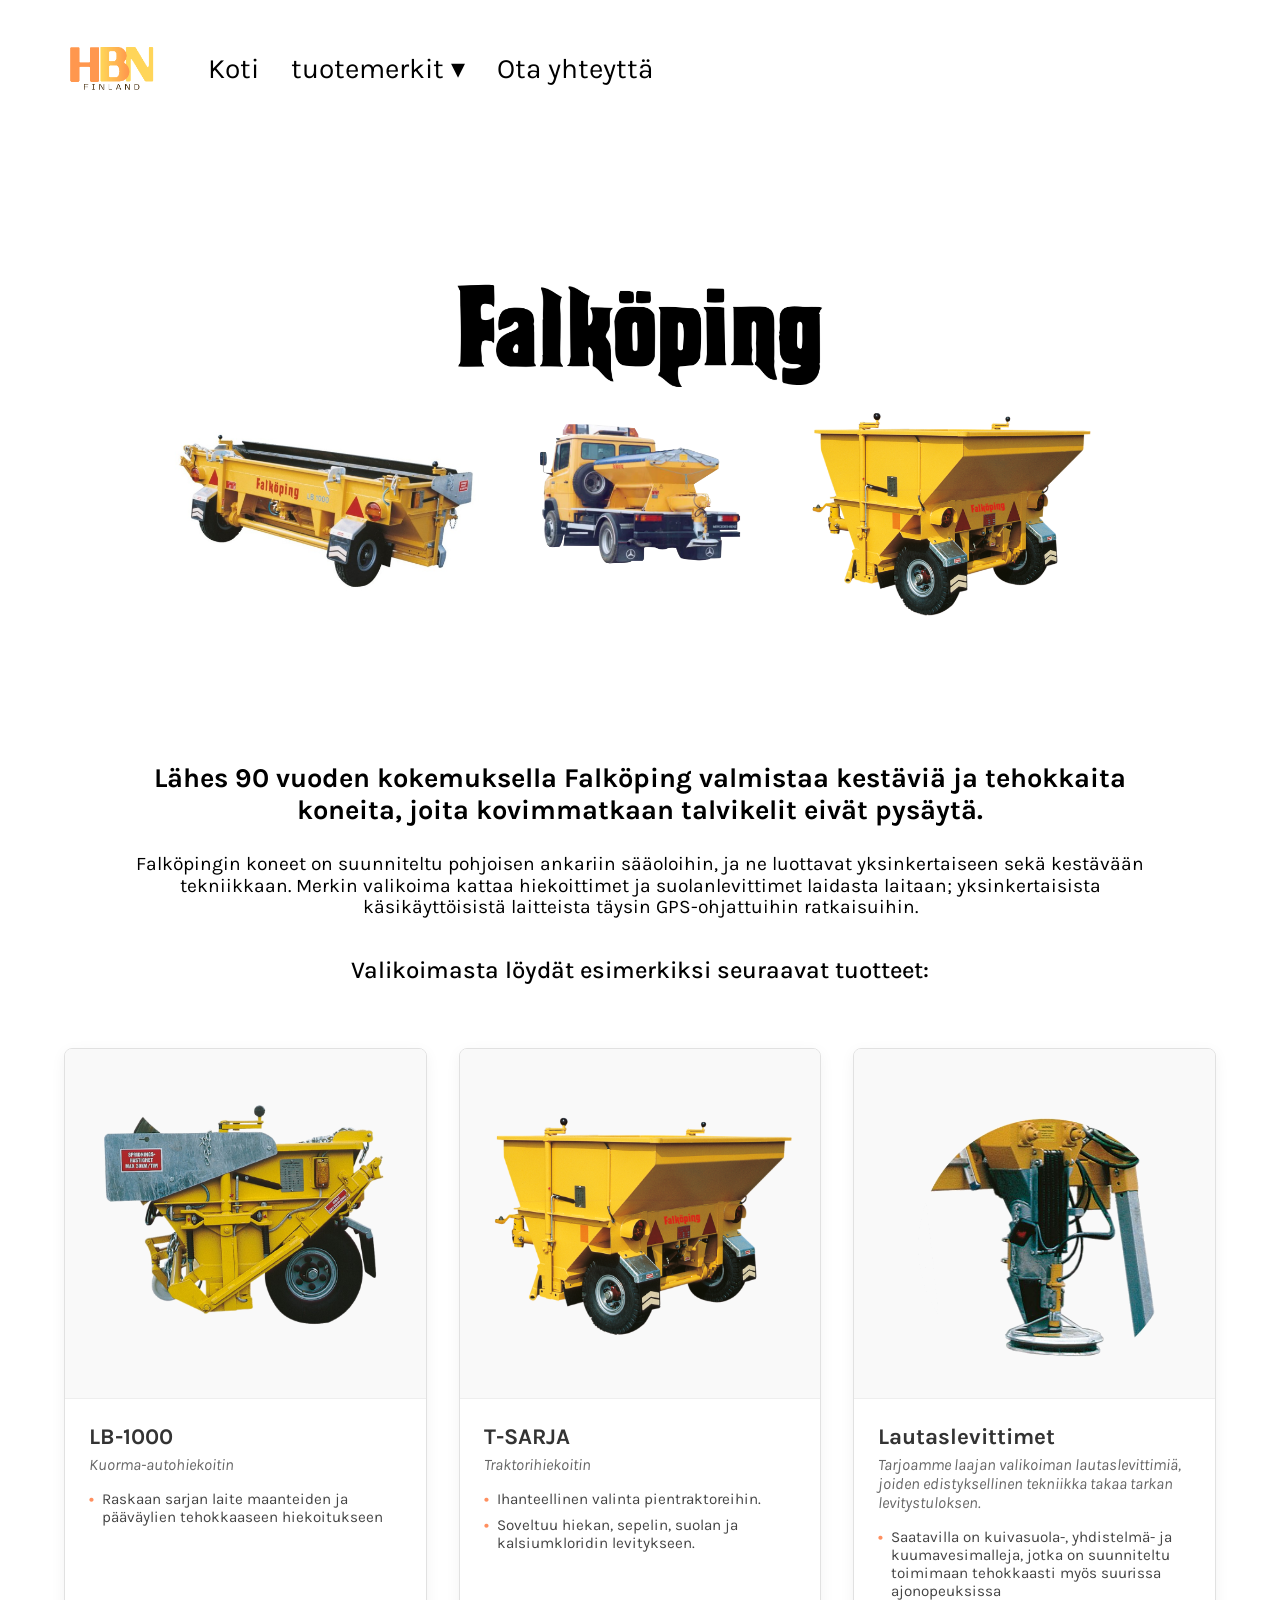
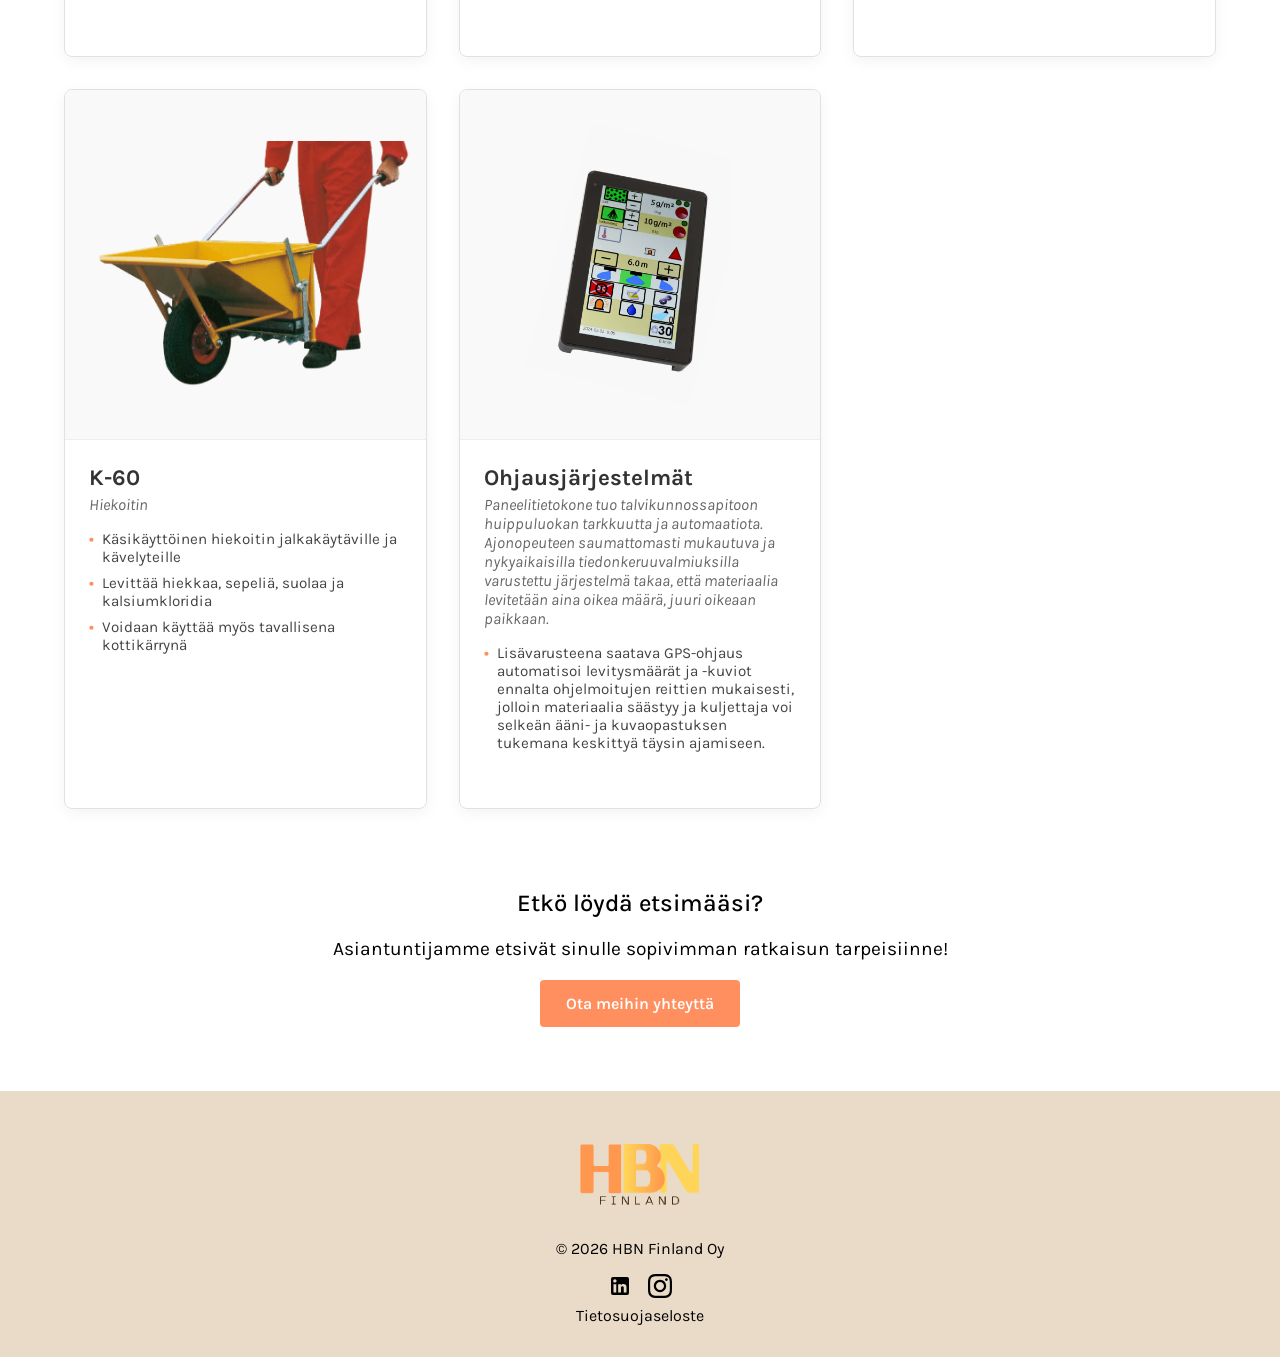
<file: falkoping.html>
<!DOCTYPE html>
<html lang="fi">

<head>
    <!-- Google tag (gtag.js) -->
    <script async src="https://www.googletagmanager.com/gtag/js?id=G-VKKL0FQ74G"></script>
    <script>
      window.dataLayer = window.dataLayer || [];
      function gtag(){dataLayer.push(arguments);}
      gtag('js', new Date());
      gtag('config', 'G-VKKL0FQ74G');
    </script>

    <meta charset="UTF-8">
    <meta name="viewport" content="width=device-width, initial-scale=1, minimum-scale=1">
    <link rel="stylesheet" href="navbar.css">
    <link rel="stylesheet" href="footer.css">
    <link rel="stylesheet" href="falkoping.css">
    <link rel="icon" type="image/x-icon" href="logo/hbnlogo.png">
    <title>HBN Finland | Falkoping</title>
    <meta name="description" content="Falköping hiekoituslaitteet">
<!-- 
    <meta property="og:type" content="website">
    <meta property="og:url" content="https://hbnfinland.fi/pacvac">
    <meta property="og:title" content="Pacvac – Maailman johtavat reppuimurit ammattikäyttöön">
    <meta property="og:description" content="Siivoa jopa 3x nopeammin Pacvac-reppuimurilla. Ergonomiset valjaat, huipputeho ja puhdas sisäilma ammattilaisille.">
    <meta property="og:image" content="https://hbnfinland.fi/pacvac_images/pacvac_2.png">

    <meta name="twitter:title" content="Pacvac-reppuimurit">
    <meta name="twitter:description" content="Huippuluokan ergonomiaa ja tehokkuutta siivoukseen.">
    <meta property="og:image" content="https://hbnfinland.fi/pacvac_images/pacvac_2.png">
    <meta name="twitter:image" content="https://hbnfinland.fi/pacvac_images/pacvac_2.png">
    <meta name="twitter:card" content="summary"> -->
</head>

<body>
    <!-- Navbar --> 
      <nav class="nav">
          <div class="button">
              <a href="home"><img src="logo/hbnlogo.png" alt="Logo"></a>
          </div>

          <div class="nav_hamburger">
              <span></span>
              <span></span>
              <span></span>
          </div>

          <div class="nav_menu">
              <ul id="nav-links">
                  <li class="button"><span><a href="home">Koti</a></span></li>

                  <!-- Tuotemerkit Dropdown -->
                  <li class="button dropdown">
                      <span><a href="#" class="dropdown-toggle">tuotemerkit &#9662;</a></span>
                      <ul class="dropdown-menu">
                        <li><a href="clic">Clic</a></li>
                        <li><a href="coynco">Coynco</a></li>
                        <li><a href="dalhem">Dalhem</a></li>
                        <li><a class="active" href="falkoping">Falköping</a></li>
                        <li><a href="moretti">Moretti</a></li>
                        <li><a href="nrgkick">NRGkick</a></li>
                        <li><a href="pacvac">Pacvac</a></li>
                        <li><a href="springair">SpringAir</a></li>
                      </ul>
                  </li>

                  <li class="button"><span><a href="contact">Ota yhteyttä</a></span></li>
              </ul>
          </div>
      </nav>

    <main class="page"> 

        <div class="header">
        <picture>
            <source media="(max-width: 768px)" srcset="images/falkoping-cover-mobile.png">
            <img src="images/falkoping-cover.png" alt="Falköping - Tuotesivun banneri" loading="eager">
        </picture>
        </div>

        <!-- Falköping Intro -->
        <div class="content1">
            <div class="main-column">
                <div class="main-txt-container"> 
                    <h1>Lähes 90 vuoden kokemuksella Falköping valmistaa kestäviä ja tehokkaita koneita, joita kovimmatkaan talvikelit eivät pysäytä.</h1>
                    <p> Falköpingin koneet on suunniteltu pohjoisen ankariin sääoloihin, ja ne luottavat yksinkertaiseen sekä kestävään tekniikkaan. Merkin valikoima kattaa 
                        hiekoittimet ja suolanlevittimet laidasta laitaan; yksinkertaisista käsikäyttöisistä laitteista täysin GPS-ohjattuihin ratkaisuihin.</p>
                </div>
            </div>
        </div>

        

        <!-- Galleria -->
        <!-- <div class="img-container">
            <div class="img-card" onclick="openImage(this)">
                <img src="pacvac_images/pacvac_8.webp" alt="Pacvac työkäytössä 1">
            </div>
            <div class="img-card" onclick="openImage(this)">
                <img src="pacvac_images/pacvac_5.webp" alt="Pacvac työkäytössä 2">
            </div>
            <div class="img-card" onclick="openImage(this)">
                <img src="pacvac_images/pacvac_6.webp" alt="Pacvac työkäytössä 3">
            </div>
            <div class="img-card" onclick="openImage(this)">
                <img src="pacvac_images/pacvac_7.webp" alt="Pacvac työkäytössä 4">
            </div>
        </div> -->

        <!-- Tuoteosion otsikko -->
        <div class="info-text">
            <h2>Valikoimasta löydät esimerkiksi seuraavat tuotteet:</h2>
        </div>

        <!-- TUOTEKORTIT -->
        <div class="products-grid">
            <!-- LB-1000 -->
            <div class="product-card">
                <div class="card-img-wrapper">
                    <img src="images/falkoping-lb-1000.png" alt="LB-1000">
                </div>
                <div class="card-content">
                    <h3>LB-1000</h3>
                    <h4>Kuorma-autohiekoitin</h4>
                    <ul class="card-features">
                        <li>Raskaan sarjan laite maanteiden ja pääväylien tehokkaaseen hiekoitukseen</li>
                    </ul>
                    <!-- <div class="card-buttons">
                        <a href="pdf/" target="_blank" rel="noopener noreferrer" class="btn-card-outline">Esite (PDF)</a>
                    </div> -->
                </div>
            </div>

            <!-- T-SERIES -->
            <div class="product-card">
                <div class="card-img-wrapper">
                    <img src="images/falkoping-t-series.png" alt="T-SERIES">
                </div>
                <div class="card-content">
                    <h3>T-SARJA</h3>
                    <h4>Traktorihiekoitin</h4>
                    <ul class="card-features">
                        <li>Ihanteellinen valinta pientraktoreihin.</li>
                        <li>Soveltuu hiekan, sepelin, suolan ja kalsiumkloridin levitykseen.</li>
                    </ul>
                    <!-- <div class="card-buttons">
                        <a href="pdf/" target="_blank" rel="noopener noreferrer" class="btn-card-outline">Esite (PDF)</a>
                    </div> -->
                </div>
            </div>

            <!-- LAUTASLEVITTIMET -->
            <div class="product-card">
                <div class="card-img-wrapper">
                    <img src="images/falkoping-disc-spreader.png" alt="Falköping lautaslevitin">
                </div>
                <div class="card-content">
                    <h3>Lautaslevittimet</h3>
                    <h4>Tarjoamme laajan valikoiman lautaslevittimiä, joiden edistyksellinen tekniikka takaa tarkan levitystuloksen.</h4>
                    <ul class="card-features">
                        <li>Saatavilla on kuivasuola-, yhdistelmä- ja 
                        kuumavesimalleja, jotka on suunniteltu toimimaan tehokkaasti myös suurissa ajonopeuksissa</li>
                    </ul>
                    <!-- <div class="card-buttons">
                        <a href="pdf/" target="_blank" rel="noopener noreferrer" class="btn-card-outline">Esite (PDF)</a>
                    </div> -->
                </div>
            </div>

            <!-- KOTTIKÄRRY -->
            <div class="product-card">
                <div class="card-img-wrapper">
                    <img src="images/falkoping-k-60.png" alt="K-60 hiekoituskottikärry">
                </div>
                <div class="card-content">
                    <h3>K-60</h3>
                    <h4>Hiekoitin</h4>
                    <ul class="card-features">
                        <li>Käsikäyttöinen hiekoitin jalkakäytäville ja kävelyteille</li>
                        <li>Levittää hiekkaa, sepeliä, suolaa ja kalsiumkloridia</li>
                        <li>Voidaan käyttää myös tavallisena kottikärrynä</li>
                    </ul>
                   
                    <!-- <div class="card-buttons">
                        <a href="pdf/" target="_blank" rel="noopener noreferrer" class="btn-card-outline">Esite (PDF)</a>
                    </div> -->
                </div>
            </div>

            <!-- OHJAUSJÄRJESTELMÄT -->
            <div class="product-card">
                <div class="card-img-wrapper">
                    <img src="images/falkoping-panelpc.png" alt="Falköping Panel PC">
                </div>
                <div class="card-content">
                    <h3>Ohjausjärjestelmät</h3>
                    <h4>Paneelitietokone tuo talvikunnossapitoon huippuluokan tarkkuutta ja automaatiota. Ajonopeuteen saumattomasti mukautuva ja nykyaikaisilla 
                        tiedonkeruuvalmiuksilla varustettu järjestelmä takaa, että materiaalia levitetään aina oikea määrä, juuri oikeaan paikkaan.</h4>
                    <ul class="card-features">
                        <li>Lisävarusteena saatava GPS-ohjaus automatisoi levitysmäärät ja -kuviot ennalta ohjelmoitujen reittien mukaisesti, jolloin materiaalia säästyy ja 
                            kuljettaja voi selkeän ääni- ja kuvaopastuksen tukemana keskittyä täysin ajamiseen.</li>
                    </ul>
                   
                    <!-- <div class="card-buttons">
                        <a href="pdf/" target="_blank" rel="noopener noreferrer" class="btn-card-outline">Esite (PDF)</a>
                    </div> -->
                </div>
            </div>

            


        </div>

        <!-- <div class="content2">
            <h2>Miksi valita Coynco?</h2>
            <div class="column">
                <div class="txt-container"> 
                    <h1>Rakennettu kestämään:</h1>
                    <p>Vankka rakenne ja teollisuustason komponentit vaativiin työolosuhteisiin.</p>
                </div>
            </div>
            <div class="column">
                <div class="txt-container"> 
                    <h1>Tehokas suodattimen puhdistus:</h1>
                    <p>Manuaaliset, puoliautomaattiset ja automaattiset puhdistusjärjestelmät, jotka auttavat ylläpitämään jatkuvaa imutehoa.</p>
                </div>
            </div>
            <div class="column">
                <div class="txt-container"> 
                    <h1>Korkealaatuinen suodatus:</h1>
                    <p>Monipuoliset suodatusjärjestelmät vaativimpiin pölykohteisiin.</p>
                </div>
            </div>
            <div class="column">
                <div class="txt-container"> 
                    <h1>Sertifioidut laitteet:</h1>
                    <p>Valikoituihin malleihin on saatavilla ATEX-luokitus vaarallisten aineiden, vaikeasti hävitettävien jätteiden ja räjähdysvaarallisten materiaalien 
                        turvalliseen käsittelyyn.</p>
                </div>
            </div>
        </div> -->

        <!-- Yhteystiedot loppuun -->
        <div class="info-text" style="margin-top: 5rem;">
            <h2>Etkö löydä etsimääsi?</h2>
            <p>Asiantuntijamme etsivät sinulle sopivimman ratkaisun tarpeisiinne!</p>
            <span class="button2"><a href="contact">Ota meihin yhteyttä</a></span>
        </div>    

    </main>

    <!-- Footer -->
    <div class="footer">
        <div class="img">
            <a href="home.html"><img src="logo/hbnlogo.png"></a>
        </div>
        <div class="footer-content">
            <p>© 2026 HBN Finland Oy</p>

            <!-- Sosiaalisen median linkit -->
        <div class="footer-social">
            <a href="https://www.linkedin.com/company/hbn-finland-oy/" target="_blank" rel="noopener noreferrer" aria-label="LinkedIn">
                <svg width="24" height="24" viewBox="0 0 24 24" fill="currentColor">
                    <path d="M19 3a2 2 0 0 1 2 2v14a2 2 0 0 1-2 2H5a2 2 0 0 1-2-2V5a2 2 0 0 1 2-2h14m-.5 15.5v-5.3a3.26 3.26 0 0 0-3.26-3.26c-.85 0-1.84.52-2.28 1.3v-1.11h-2.79v8.37h2.79v-4.93c0-.77.62-1.4 1.39-1.4a1.4 1.4 0 0 1 1.4 1.4v4.93h2.75M6.88 8.56a1.68 1.68 0 0 0 1.68-1.68c0-.93-.75-1.69-1.68-1.69a1.69 1.69 0 0 0-1.69 1.69c0 .93.76 1.68 1.69 1.68m1.39 9.94v-8.37H5.5v8.37h2.77z"/>
                </svg>
            </a>
            <a href="https://www.instagram.com/hbnfinland/" target="_blank" rel="noopener noreferrer" aria-label="Instagram">
                <svg width="24" height="24" viewBox="0 0 24 24" fill="currentColor">
                    <path d="M12 2.163c3.204 0 3.584.012 4.85.07 3.252.148 4.771 1.691 4.919 4.919.058 1.265.069 1.645.069 4.849 0 3.205-.012 3.584-.069 4.849-.149 3.225-1.664 4.771-4.919 4.919-1.266.058-1.644.07-4.85.07-3.204 0-3.584-.012-4.849-.07-3.26-.149-4.771-1.699-4.919-4.92-.058-1.265-.07-1.644-.07-4.849 0-3.204.013-3.583.07-4.849.149-3.227 1.664-4.771 4.919-4.919 1.266-.057 1.645-.069 4.849-.069zm0-2.163c-3.259 0-3.667.014-4.947.072-4.358.2-6.78 2.618-6.98 6.98-.059 1.281-.073 1.689-.073 4.948 0 3.259.014 3.668.072 4.948.2 4.358 2.618 6.78 6.98 6.98 1.281.058 1.689.072 4.948.072 3.259 0 3.668-.014 4.948-.072 4.354-.2 6.782-2.618 6.979-6.98.059-1.28.073-1.689.073-4.948 0-3.259-.014-3.667-.072-4.947-.196-4.354-2.617-6.78-6.979-6.98-1.281-.059-1.69-.073-4.949-.073zm0 5.838c-3.403 0-6.162 2.759-6.162 6.162s2.759 6.163 6.162 6.163 6.162-2.759 6.162-6.163c0-3.403-2.759-6.162-6.162-6.162zm0 10.162c-2.209 0-4-1.79-4-4 0-2.209 1.791-4 4-4s4 1.791 4 4c0 2.21-1.791 4-4 4zm6.406-11.845c-.796 0-1.441.645-1.441 1.44s.645 1.44 1.441 1.44c.795 0 1.439-.645 1.439-1.44s-.644-1.44-1.439-1.44z"/>
                </svg>
            </a>
        </div>
            <div class="footer-pdf">
                    <a href="pdf/HBNFinland:tietosuojaseloste.pdf" target="_blank"  rel="noopener noreferrer">Tietosuojaseloste</a>
            </div>
        </div>
    </div>

    <script src="navbar.js"></script>
    <button id="toTop" title="Takaisin ylös">↑</button>

    <script>
        const toTopButton = document.getElementById("toTop");

        window.onscroll = function() {
            if (document.body.scrollTop > 300 || document.documentElement.scrollTop > 300) {
                toTopButton.style.display = "block";
            } else {
                toTopButton.style.display = "none";
            }
        };

        toTopButton.onclick = function() {
            window.scrollTo({
                top: 0,
                behavior: 'smooth'
            });
        };
    </script>
</body>
</html>
</file>
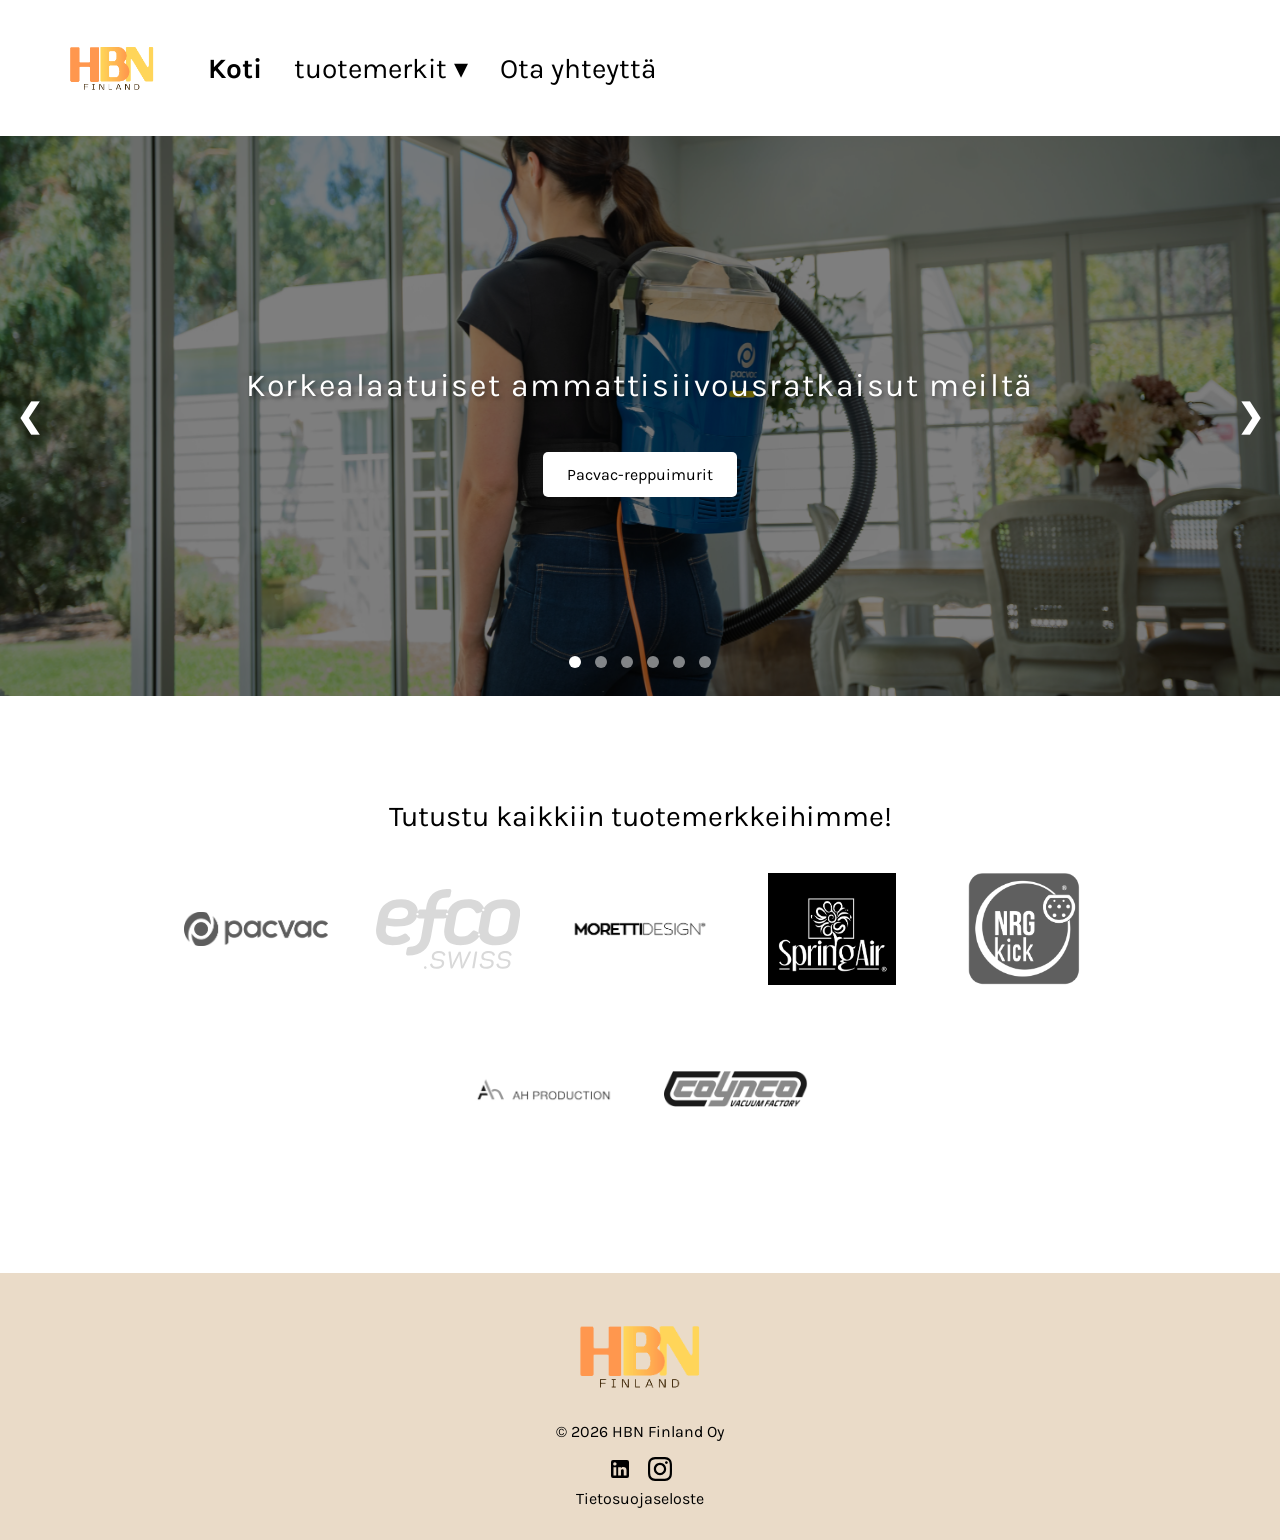
<file: home.html>
<!DOCTYPE html>
<html>

<head>

<!-- Google tag (gtag.js) -->
<script async src="https://www.googletagmanager.com/gtag/js?id=G-VKKL0FQ74G"></script>
<script>
  window.dataLayer = window.dataLayer || [];
  function gtag(){dataLayer.push(arguments);}
  gtag('js', new Date());

  gtag('config', 'G-VKKL0FQ74G');
</script>

    <meta charset="UTF-8">
    <meta name="viewport" content="width=device-width, initial-scale=1, minimum-scale=1">
    <link rel="stylesheet" href="home.css">
    <link rel="stylesheet" href="navbar.css">
    <link rel="stylesheet" href="footer.css">
    <link rel="icon" type="image/x-icon" href="logo/hbnlogo.png">
    <title>HBN Finland | Home</title>
    <meta name="description" content="HBN Finland Oy tarjoaa korkealaatuiset ratkaisut ammattisiivoukseen, akustiikkaan ja asennuksiin. 
    Tutustu Pacvac-reppuimureihin, Dalhem-paneeleihin ja CLIC-kiinnikkeisiin.">

    <meta property="og:type" content="website">
    <meta property="og:url" content="https://hbnfinland.fi/home">
    <meta property="og:title" content="HBN Finland Oy – Laatua siivoukseen, akustiikkaan ja asennuksiin">
    <meta property="og:description" content="Etsitkö tehokkuutta ja laatua? Meiltä löydät Pacvac-reppuimurit, tyylikkäät Dalhem-akustiikkaratkaisut ja nopeat CLIC-kiinnitysjärjestelmät. Lue lisää!">
    <meta property="og:image" content="https://hbnfinland.fi/logo/hbnlogo.png">
</head>

<body>
    <!-- Navbar --> 
    <nav class="nav">
        <div class="button">
            <a href="home"><img src="logo/hbnlogo.png" alt="Logo"></a>
        </div>

        <div class="nav_hamburger">
            <span></span>
            <span></span>
            <span></span>
        </div>

        <div class="nav_menu">
              <ul id="nav-links">
                  <li class="button"><span><a class="active" href="home">Koti</a></span></li>

                  <!-- Tuotemerkit Dropdown -->
                  <li class="button dropdown">
                      <span><a href="#" class="dropdown-toggle">tuotemerkit &#9662;</a></span>
                      <ul class="dropdown-menu">
                        <li><a href="clic">Clic</a></li>
                        <li><a href="coynco">Coynco</a></li>
                        <li><a href="dalhem">Dalhem</a></li>
                        <li><a href="falkoping">Falköping</a></li>
                        <li><a href="moretti">Moretti</a></li>
                        <li><a href="nrgkick">NRGkick</a></li>
                        <li><a href="pacvac">Pacvac</a></li>
                        <li><a href="springair">SpringAir</a></li>
                      </ul>
                  </li>

                  <li class="button"><span><a href="contact">Ota yhteyttä</a></span></li>
              </ul>
          </div>
    </nav>

    <!-- Content -->
    <main class="page">
        
    <div class="slideshow-container">

        <div class="slide fade" style="background-image: url('pacvac_images/pacvac_1.webp');">
            <div class="slide-overlay">
                <p>Korkealaatuiset ammattisiivousratkaisut meiltä </p>
                <a href="pacvac" class="button1">Pacvac-reppuimurit</a>
            </div>
        </div>

        <div class="slide fade" style="background-image: url('images/dalhem_tausta.webp');">
            <div class="slide-overlay">
                <p>Upeaa akustiikkaa ja sisustusta seiniin sekä kattoihin </p>
                <a href="dalhem" class="button1">Dalhem akustiikkapaneelit</a>
            </div>
        </div>

        <div class="slide fade" style="background-image: url('images/610.jpg');">
            <div class="slide-overlay">
                <p>Putki- ja kaapelikiinnitysjärjestelmä LVI- ja sähköasennuksiin</p>
                <a href="clic" class="button1">CLIC-kiinnitysjärjestelmät</a>
            </div>
        </div>

        <div class="slide fade" style="background-image: url('nrgkick_images/NRGkick-16A-02.webp');">
            <div class="slide-overlay">
                <p>Mobiili latausasema jokaiseen tilanteeseen</p>
                <a href="nrgkick" class="button1">NRGkick latausratkaisut</a>
            </div>
        </div>

        <div class="slide fade" style="background-image: url('images/20260805_124623.jpg');">
            <div class="slide-overlay">
                <p>SpringAir tuoksut</p>
                <a href="springair" class="button1">SpringAir tuoksut</a>
            </div>
        </div>

        <div class="slide fade" style="background-image: url('images/Copia di ERGONOMIC.jpg');">
            <div class="slide-overlay">
                <p>Pelletti- ja sähkötakat</p>
                <a href="moretti" class="button1">Moretti lämmitysratkaisut</a>
            </div>
        </div>

        <!-- Pallot kuvien vaihtumisen seuraamiseen -->
         <!-- Nuolinapit -->
        <a class="prev" onclick="plusSlides(-1)">&#10094;</a>
        <a class="next" onclick="plusSlides(1)">&#10095;</a>
            <div class="dots-container">
                <span class="dot" onclick="currentSlide(1)"></span>
                <span class="dot" onclick="currentSlide(2)"></span>
                <span class="dot" onclick="currentSlide(3)"></span>
                <span class="dot" onclick="currentSlide(4)"></span>
                <span class="dot" onclick="currentSlide(5)"></span>
                <span class="dot" onclick="currentSlide(6)"></span>
            </div>

    </div>

    <!-- Tuotemerkkien logorivi -->
    <div class="brand-logos-container">
        <h3>Tutustu kaikkiin tuotemerkkeihimme!</h3>
        <div class="brand-logos">
            <a href="pacvac" class="brand-logo-item">
                <img src="logo/pacvac-logo.png" alt="Pacvac">
            </a>
            <a href="clic" class="brand-logo-item">
                <img src="logo/efco.svg" alt="CLIC">
            </a>
            <a href="moretti" class="brand-logo-item">
                <img src="logo/moretti.png" alt="Moretti">
            </a>
            <a href="springair" class="brand-logo-item">
                <img src="logo/springair.png" alt="Springair">
            </a>
            <a href="nrgkick" class="brand-logo-item">
                <img src="nrgkick_images/nrgkick_logo copy.png" alt="NRGkick">
            </a>
            <a href="dalhem" class="brand-logo-item">
                <img src="logo/dalhem.png" alt="Dalhem">
            </a>
            <a href="coynco" class="brand-logo-item">
                <img src="logo/logo-coynco.png" alt="Coynco">
            </a>
        </div>
    </div>
    </main>


    <!-- Footer -->
    <div class="footer">
        <div class="img">
            <a href="home.html"><img src="logo/hbnlogo.png"></a>
        </div>
        <div class="footer-content">
            <p>© 2026 HBN Finland Oy</p>

            <!-- Sosiaalisen median linkit -->
        <div class="footer-social">
            <a href="https://www.linkedin.com/company/hbn-finland-oy/" target="_blank" rel="noopener noreferrer" aria-label="LinkedIn">
                <svg width="24" height="24" viewBox="0 0 24 24" fill="currentColor">
                    <path d="M19 3a2 2 0 0 1 2 2v14a2 2 0 0 1-2 2H5a2 2 0 0 1-2-2V5a2 2 0 0 1 2-2h14m-.5 15.5v-5.3a3.26 3.26 0 0 0-3.26-3.26c-.85 0-1.84.52-2.28 1.3v-1.11h-2.79v8.37h2.79v-4.93c0-.77.62-1.4 1.39-1.4a1.4 1.4 0 0 1 1.4 1.4v4.93h2.75M6.88 8.56a1.68 1.68 0 0 0 1.68-1.68c0-.93-.75-1.69-1.68-1.69a1.69 1.69 0 0 0-1.69 1.69c0 .93.76 1.68 1.69 1.68m1.39 9.94v-8.37H5.5v8.37h2.77z"/>
                </svg>
            </a>
            <a href="https://www.instagram.com/hbnfinland/" target="_blank" rel="noopener noreferrer" aria-label="Instagram">
                <svg width="24" height="24" viewBox="0 0 24 24" fill="currentColor">
                    <path d="M12 2.163c3.204 0 3.584.012 4.85.07 3.252.148 4.771 1.691 4.919 4.919.058 1.265.069 1.645.069 4.849 0 3.205-.012 3.584-.069 4.849-.149 3.225-1.664 4.771-4.919 4.919-1.266.058-1.644.07-4.85.07-3.204 0-3.584-.012-4.849-.07-3.26-.149-4.771-1.699-4.919-4.92-.058-1.265-.07-1.644-.07-4.849 0-3.204.013-3.583.07-4.849.149-3.227 1.664-4.771 4.919-4.919 1.266-.057 1.645-.069 4.849-.069zm0-2.163c-3.259 0-3.667.014-4.947.072-4.358.2-6.78 2.618-6.98 6.98-.059 1.281-.073 1.689-.073 4.948 0 3.259.014 3.668.072 4.948.2 4.358 2.618 6.78 6.98 6.98 1.281.058 1.689.072 4.948.072 3.259 0 3.668-.014 4.948-.072 4.354-.2 6.782-2.618 6.979-6.98.059-1.28.073-1.689.073-4.948 0-3.259-.014-3.667-.072-4.947-.196-4.354-2.617-6.78-6.979-6.98-1.281-.059-1.69-.073-4.949-.073zm0 5.838c-3.403 0-6.162 2.759-6.162 6.162s2.759 6.163 6.162 6.163 6.162-2.759 6.162-6.163c0-3.403-2.759-6.162-6.162-6.162zm0 10.162c-2.209 0-4-1.79-4-4 0-2.209 1.791-4 4-4s4 1.791 4 4c0 2.21-1.791 4-4 4zm6.406-11.845c-.796 0-1.441.645-1.441 1.44s.645 1.44 1.441 1.44c.795 0 1.439-.645 1.439-1.44s-.644-1.44-1.439-1.44z"/>
                </svg>
            </a>
        </div>
            <div class="footer-pdf">
                    <a href="pdf/HBNFinland:tietosuojaseloste.pdf" target="_blank"  rel="noopener noreferrer">Tietosuojaseloste</a>
            </div>
        </div>
    </div>

    <script src="navbar.js"></script>
    <script>
        let slideIndex = 0;
        let slideTimer;

        showSlides();

        function showSlides() {
            let i;
            let slides = document.getElementsByClassName("slide");
            let dots = document.getElementsByClassName("dot");

            for (i = 0; i < slides.length; i++) {
                slides[i].style.display = "none";  
            }

            slideIndex++;
            if (slideIndex > slides.length) { slideIndex = 1; }

            for (i = 0; i < dots.length; i++) {
                dots[i].className = dots[i].className.replace(" active", "");
            }

            if (slides[slideIndex - 1]) {
                slides[slideIndex - 1].style.display = "block";  
                dots[slideIndex - 1].className += " active";
            }

            // Vaihtaa kuvaa automaattisesti 5 sekunnin (5000 ms) välein
            slideTimer = setTimeout(showSlides, 5000);
        }

        // Mahdollistaa palloista klikkaamisen tiettyyn kuvaan
        function currentSlide(n) {
            clearTimeout(slideTimer);
            slideIndex = n - 1;
            showSlides();
        }
        // Mahdollistaa kuvien selaamisen nuolista (+1 tai -1)
        function plusSlides(n) {
            clearTimeout(slideTimer);
            let slides = document.getElementsByClassName("slide");
            
            slideIndex += n - 1;
            
            if (slideIndex >= slides.length) {
                slideIndex = 0;
            } else if (slideIndex < 0) {
                slideIndex = slides.length - 1;
            }
            
            showSlides();
        }
    </script>

</body>

</html>
</file>
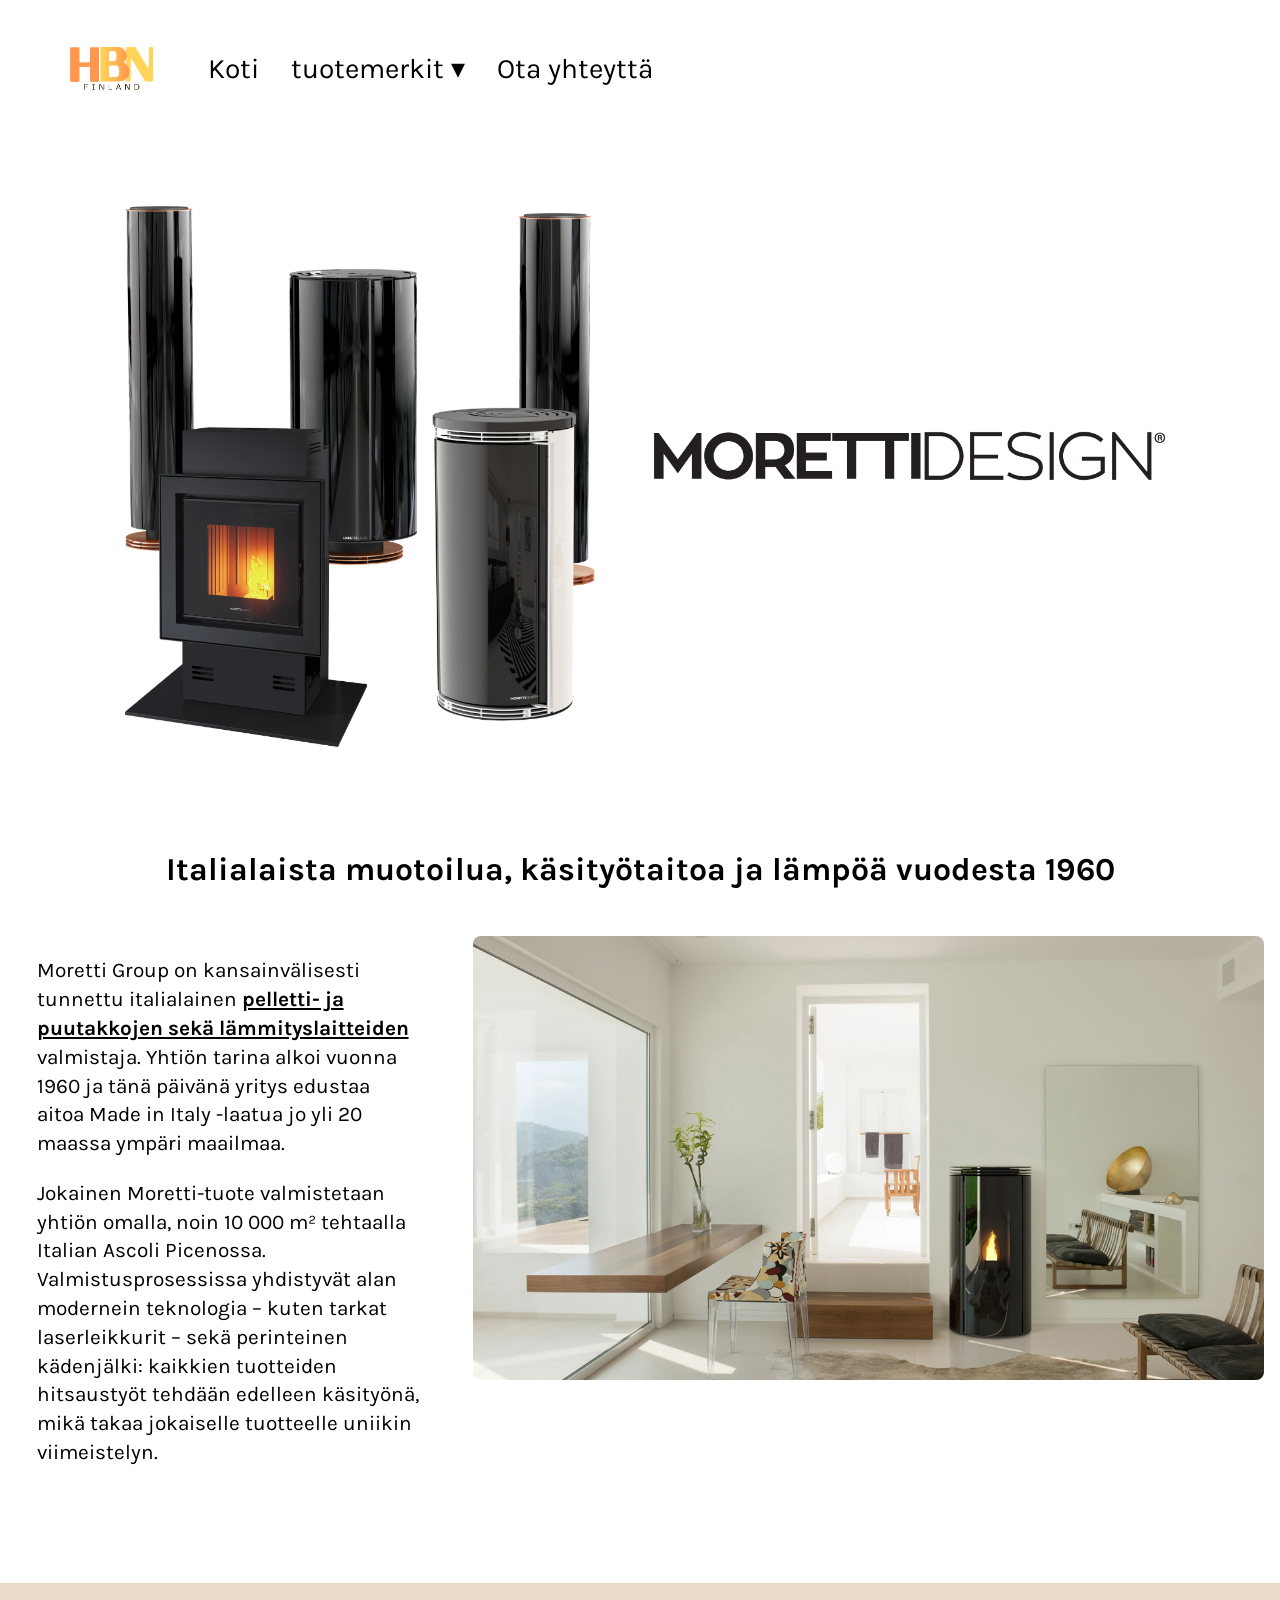
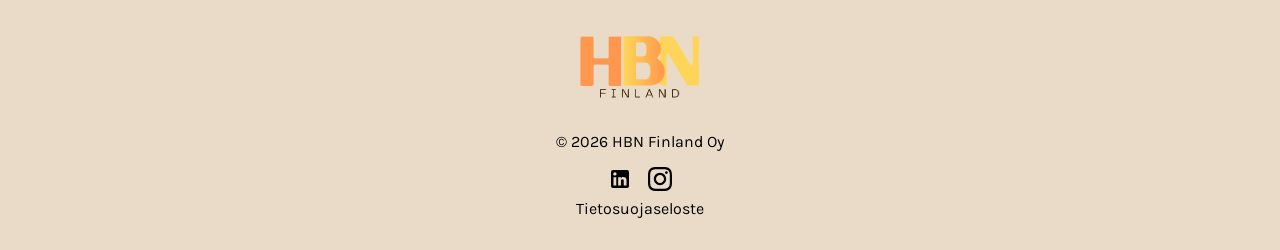
<file: moretti.html>
<!DOCTYPE html>
<html>

<head>

  <!-- Google tag (gtag.js) -->
  <script async src="https://www.googletagmanager.com/gtag/js?id=TAG_ID"></script>
  <script>
    window.dataLayer = window.dataLayer || [];
    function gtag(){dataLayer.push(arguments);}
    gtag('js', new Date());

    gtag('config', 'TAG_ID');
  </script>


    <meta charset="UTF-8">
    <meta name="viewport" content="width=device-width, initial-scale=1, minimum-scale=1">
    <link rel="stylesheet" href="navbar.css">
    <link rel="stylesheet" href="footer.css">
    <link rel="stylesheet" href="moretti.css">
    <link rel="icon" type="image/x-icon" href="logo/hbnlogo.png">
    <title>HBN Finland | Moretti Design </title>
    <meta name="description" content="Ota yhteyttä ja asiantuntijamme auttavat sinua löytämään parhaat ratkaisut siivoukseen ja asennuksiin. Lähetä viesti 
    tai pyydä tarjousta!">

  <meta property="og:type" content="website">
  <meta property="og:url" content="https://hbnfinland.fi/contact">
  <meta property="og:title" content="Moretti Design – HBN Finland Oy">
  <meta property="og:description" content="Onko sinulla kysyttävää tuotteistamme? Täytä yhteydenottolomake ja asiantuntijamme palaavat asiaan mahdollisimman pian. Palvelemme ammattitaidolla.">
  <meta property="og:image" content="https://hbnfinland.fi/logo/hbnlogo.png">
</head>

<body>

    <!-- Navbar --> 
    <nav class="nav">
        <div class="button">
            <a href="home"><img src="logo/hbnlogo.png" alt="Logo"></a>
        </div>

        <div class="nav_hamburger">
            <span></span>
            <span></span>
            <span></span>
        </div>

        <div class="nav_menu">
              <ul id="nav-links">
                  <li class="button"><span><a href="home">Koti</a></span></li>

                  <!-- Tuotemerkit Dropdown -->
                  <li class="button dropdown">
                      <span><a href="#" class="dropdown-toggle">tuotemerkit &#9662;</a></span>
                      <ul class="dropdown-menu">
                        <li><a href="clic">Clic</a></li>
                        <li><a href="coynco">Coynco</a></li>
                        <li><a href="dalhem">Dalhem</a></li>
                        <li><a href="falkoping">Falköping</a></li>
                        <li><a class="active" href="moretti">Moretti</a></li>
                        <li><a href="nrgkick">NRGkick</a></li>
                        <li><a href="pacvac">Pacvac</a></li>
                        <li><a href="springair">SpringAir</a></li>
                      </ul>
                  </li>

                  <li class="button"><span><a href="contact">Ota yhteyttä</a></span></li>
              </ul>
          </div>
    </nav>

    <main class="page">

        <div class="header">
        <picture>
            <source media="(max-width: 768px)" srcset="images/moretti-cover-mobile.png">
            <img src="images/moretti-cover2.png" alt="Moretti - Tuotesivun banneri" loading="eager">
        </picture>
        </div>

        <!--Info-->
        <div class="info-content">
            <h2>Italialaista muotoilua, käsityötaitoa ja lämpöä vuodesta 1960</h2>
            <div class="column">
                <div class="txt-container"> 
                    <p>Moretti Group on kansainvälisesti tunnettu italialainen <strong><u>pelletti- ja puutakkojen sekä lämmityslaitteiden</u></strong> valmistaja. Yhtiön tarina alkoi vuonna 1960 
                        ja tänä päivänä yritys edustaa aitoa Made in Italy -laatua jo yli 20 maassa ympäri maailmaa.</p>
                        
                    <p>Jokainen Moretti-tuote valmistetaan yhtiön omalla, noin 10 000 m² tehtaalla Italian Ascoli Picenossa. Valmistusprosessissa yhdistyvät alan modernein 
                        teknologia – kuten tarkat laserleikkurit – sekä perinteinen kädenjälki: kaikkien tuotteiden hitsaustyöt tehdään edelleen käsityönä, mikä takaa jokaiselle 
                        tuotteelle uniikin viimeistelyn.</p>
                </div>
            </div>
            <div class="column">
                <div class="img-container"> 
                    <img src="images/Copia di ERGONOMIC.jpg" alt="Moretti-tuote" loading="lazy">
                </div>
            </div>
        </div>
      
    </main>

    <!-- Footer -->
    <div class="footer">
        <div class="img">
            <a href="home.html"><img src="logo/hbnlogo.png"></a>
        </div>
        <div class="footer-content">
            <p>© 2026 HBN Finland Oy</p>

            <!-- Sosiaalisen median linkit -->
        <div class="footer-social">
            <a href="https://www.linkedin.com/company/hbn-finland-oy/" target="_blank" rel="noopener noreferrer" aria-label="LinkedIn">
                <svg width="24" height="24" viewBox="0 0 24 24" fill="currentColor">
                    <path d="M19 3a2 2 0 0 1 2 2v14a2 2 0 0 1-2 2H5a2 2 0 0 1-2-2V5a2 2 0 0 1 2-2h14m-.5 15.5v-5.3a3.26 3.26 0 0 0-3.26-3.26c-.85 0-1.84.52-2.28 1.3v-1.11h-2.79v8.37h2.79v-4.93c0-.77.62-1.4 1.39-1.4a1.4 1.4 0 0 1 1.4 1.4v4.93h2.75M6.88 8.56a1.68 1.68 0 0 0 1.68-1.68c0-.93-.75-1.69-1.68-1.69a1.69 1.69 0 0 0-1.69 1.69c0 .93.76 1.68 1.69 1.68m1.39 9.94v-8.37H5.5v8.37h2.77z"/>
                </svg>
            </a>
            <a href="https://www.instagram.com/hbnfinland/" target="_blank" rel="noopener noreferrer" aria-label="Instagram">
                <svg width="24" height="24" viewBox="0 0 24 24" fill="currentColor">
                    <path d="M12 2.163c3.204 0 3.584.012 4.85.07 3.252.148 4.771 1.691 4.919 4.919.058 1.265.069 1.645.069 4.849 0 3.205-.012 3.584-.069 4.849-.149 3.225-1.664 4.771-4.919 4.919-1.266.058-1.644.07-4.85.07-3.204 0-3.584-.012-4.849-.07-3.26-.149-4.771-1.699-4.919-4.92-.058-1.265-.07-1.644-.07-4.849 0-3.204.013-3.583.07-4.849.149-3.227 1.664-4.771 4.919-4.919 1.266-.057 1.645-.069 4.849-.069zm0-2.163c-3.259 0-3.667.014-4.947.072-4.358.2-6.78 2.618-6.98 6.98-.059 1.281-.073 1.689-.073 4.948 0 3.259.014 3.668.072 4.948.2 4.358 2.618 6.78 6.98 6.98 1.281.058 1.689.072 4.948.072 3.259 0 3.668-.014 4.948-.072 4.354-.2 6.782-2.618 6.979-6.98.059-1.28.073-1.689.073-4.948 0-3.259-.014-3.667-.072-4.947-.196-4.354-2.617-6.78-6.979-6.98-1.281-.059-1.69-.073-4.949-.073zm0 5.838c-3.403 0-6.162 2.759-6.162 6.162s2.759 6.163 6.162 6.163 6.162-2.759 6.162-6.163c0-3.403-2.759-6.162-6.162-6.162zm0 10.162c-2.209 0-4-1.79-4-4 0-2.209 1.791-4 4-4s4 1.791 4 4c0 2.21-1.791 4-4 4zm6.406-11.845c-.796 0-1.441.645-1.441 1.44s.645 1.44 1.441 1.44c.795 0 1.439-.645 1.439-1.44s-.644-1.44-1.439-1.44z"/>
                </svg>
            </a>
        </div>
            <div class="footer-pdf">
                    <a href="pdf/HBNFinland:tietosuojaseloste.pdf" target="_blank"  rel="noopener noreferrer">Tietosuojaseloste</a>
            </div>
        </div>
    </div>

    <script src="navbar.js"></script>

</body>




</html>
</file>
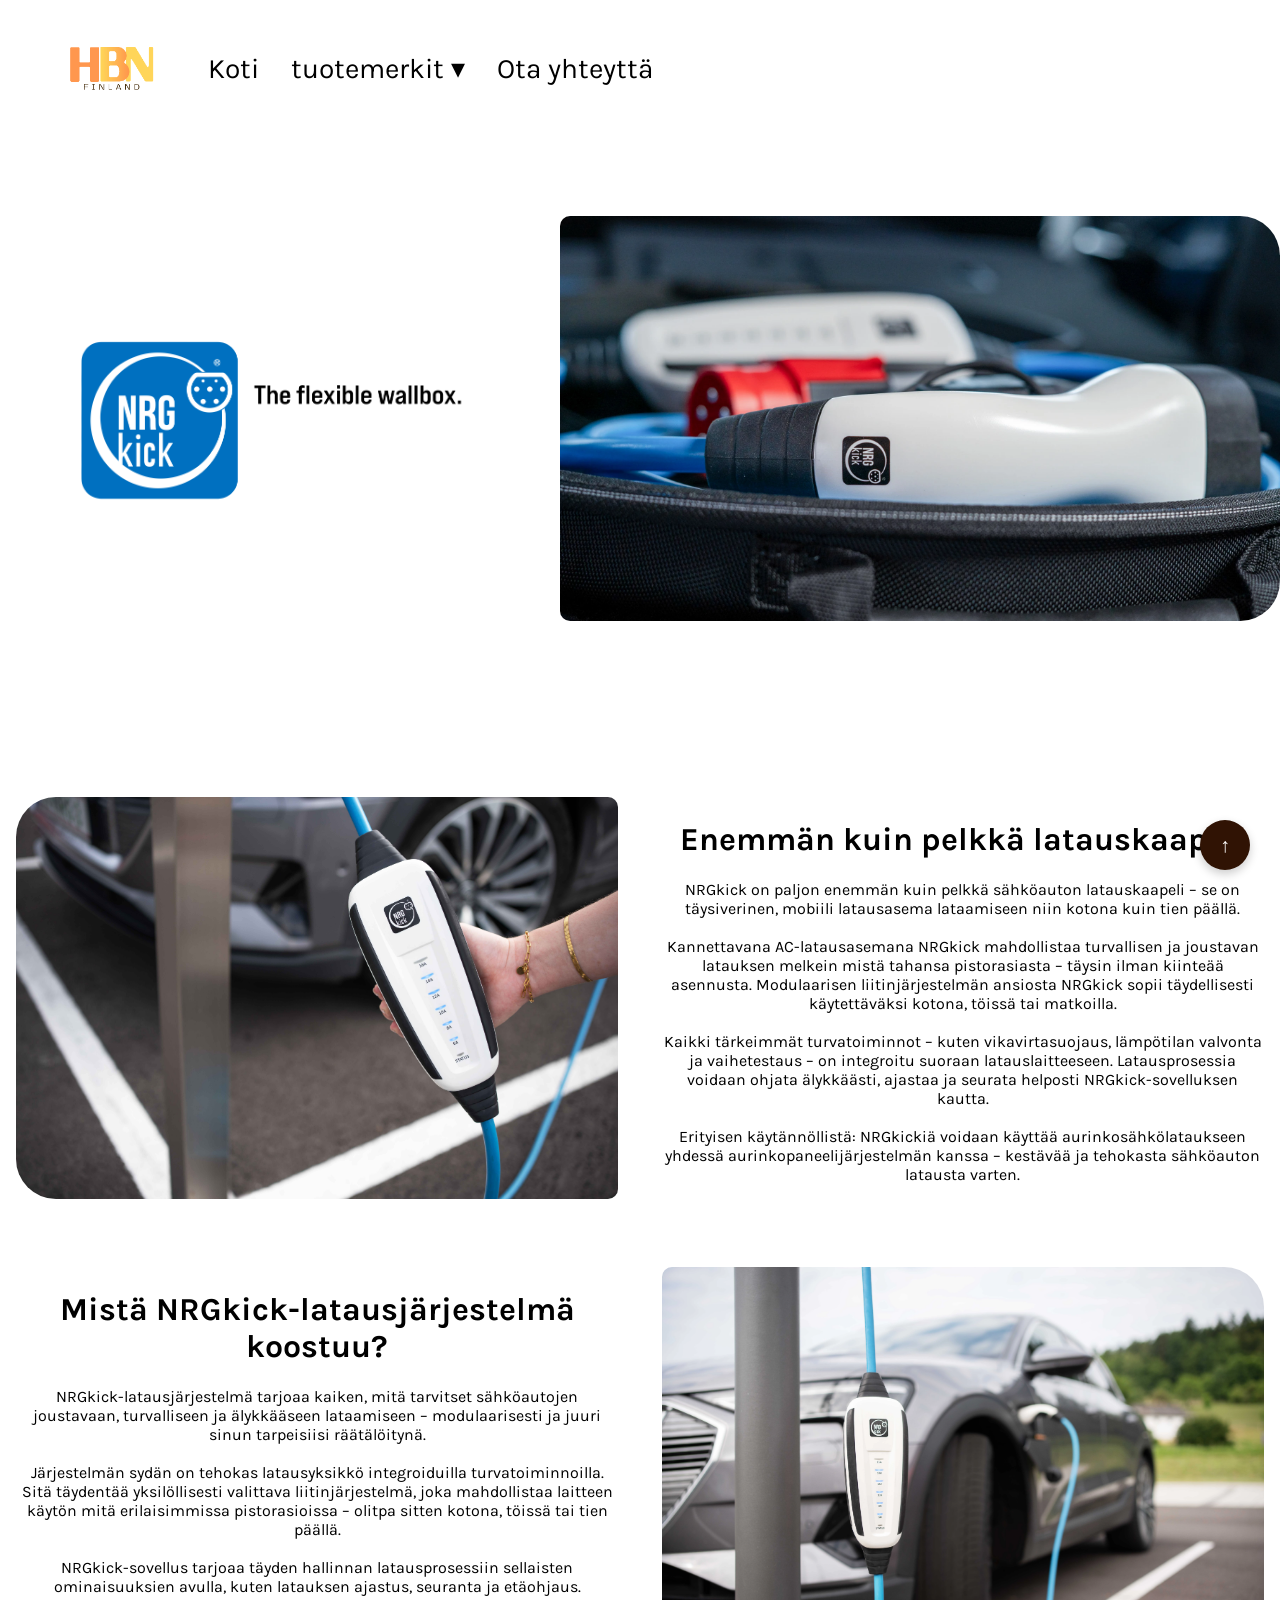
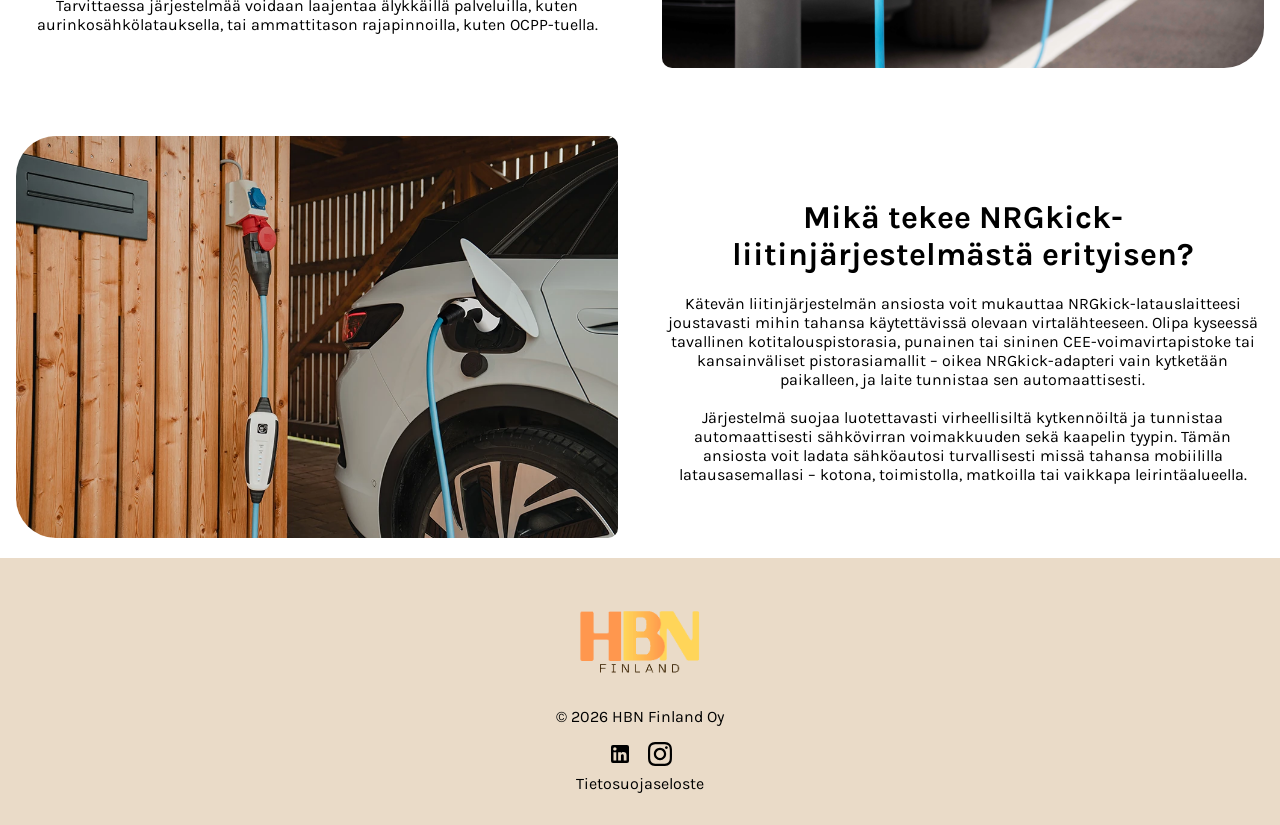
<file: nrgkick.html>
<!DOCTYPE html>
<html>

<head>

<!-- Google tag (gtag.js) -->
<script async src="https://www.googletagmanager.com/gtag/js?id=G-VKKL0FQ74G"></script>
<script>
  window.dataLayer = window.dataLayer || [];
  function gtag(){dataLayer.push(arguments);}
  gtag('js', new Date());

  gtag('config', 'G-VKKL0FQ74G');
</script>

    <meta charset="UTF-8">
    <meta name="viewport" content="width=device-width, initial-scale=1, minimum-scale=1">
    <link rel="stylesheet" href="navbar.css">
    <link rel="stylesheet" href="footer.css">
    <link rel="stylesheet" href="nrgkick.css">
    <script src="navbar.js"></script>
    <link rel="icon" type="image/x-icon" href="logo/hbnlogo.png">
    <title>HBN Finland | NRGkick</title>
    <meta name="description" content="HBN Finland Oy tarjoaa korkealaatuiset ratkaisut ammattisiivoukseen, akustiikkaan ja asennuksiin. 
    Tutustu Pacvac-reppuimureihin, Dalhem-paneeleihin ja CLIC-kiinnikkeisiin.">

</head>

<body>
      <!-- Navbar --> 
      <nav class="nav">
          <div class="button">
              <a href="home"><img src="logo/hbnlogo.png" alt="Logo"></a>
          </div>

          <div class="nav_hamburger">
              <span></span>
              <span></span>
              <span></span>
          </div>

          <div class="nav_menu">
              <ul id="nav-links">
                  <li class="button"><span><a href="home">Koti</a></span></li>

                  <!-- Tuotemerkit Dropdown -->
                  <li class="button dropdown">
                      <span><a href="#" class="dropdown-toggle">tuotemerkit &#9662;</a></span>
                      <ul class="dropdown-menu">
                        <li><a href="clic">Clic</a></li>
                        <li><a href="coynco">Coynco</a></li>
                        <li><a href="dalhem">Dalhem</a></li>
                        <li><a href="falkoping">Falköping</a></li>
                        <li><a href="moretti">Moretti</a></li>
                        <li><a class="active" href="nrgkick">NRGkick</a></li>
                        <li><a href="pacvac">Pacvac</a></li>
                        <li><a href="springair">SpringAir</a></li>
                      </ul>
                  </li>

                  <li class="button"><span><a href="contact">Ota yhteyttä</a></span></li>
              </ul>
          </div>
      </nav>

    <main class="page">

        <div class="header">
            <div class="header-logo">
                <img src="nrgkick_images/nrgkick_logo.png" alt="NRGkick Logo">
            </div>
            <div class="header-image">
                <img src="nrgkick_images/NRGkick-06.webp" alt="NRGkick Image">
            </div>
        </div>

        <div class="content1">
            <div class="img-container">
                <img src="nrgkick_images/NRGkick-16A-05.jpg" alt="NRGkick Image">
            </div>
            <div class="txt-container">
                <h1>Enemmän kuin pelkkä latauskaapeli</h1>
                <p>NRGkick on paljon enemmän kuin pelkkä sähköauton latauskaapeli – se on täysiverinen, mobiili latausasema lataamiseen niin kotona kuin tien päällä.<br><br>
                Kannettavana AC-latausasemana NRGkick mahdollistaa turvallisen ja joustavan latauksen melkein mistä tahansa pistorasiasta – täysin ilman kiinteää asennusta. Modulaarisen liitinjärjestelmän ansiosta NRGkick sopii täydellisesti käytettäväksi kotona, töissä tai matkoilla. <br><br>
                Kaikki tärkeimmät turvatoiminnot – kuten vikavirtasuojaus, lämpötilan valvonta ja vaihetestaus – on integroitu suoraan latauslaitteeseen. Latausprosessia voidaan ohjata älykkäästi, ajastaa ja seurata helposti NRGkick-sovelluksen kautta. <br><br>
                Erityisen käytännöllistä: NRGkickiä voidaan käyttää aurinkosähkölataukseen yhdessä aurinkopaneelijärjestelmän kanssa – kestävää ja tehokasta sähköauton latausta varten.</p>
            </div>
            
        </div>

        <div class="content2">
            
            <div class="txt-container">
                <h1>Mistä NRGkick-latausjärjestelmä koostuu?</h1>
                <p>NRGkick-latausjärjestelmä tarjoaa kaiken, mitä tarvitset sähköautojen joustavaan, turvalliseen ja älykkääseen lataamiseen – modulaarisesti ja juuri sinun tarpeisiisi räätälöitynä.<br><br>
                Järjestelmän sydän on tehokas latausyksikkö integroiduilla turvatoiminnoilla. Sitä täydentää yksilöllisesti valittava liitinjärjestelmä, joka mahdollistaa laitteen käytön mitä erilaisimmissa pistorasioissa – olitpa sitten kotona, töissä tai tien päällä. <br><br>
                NRGkick-sovellus tarjoaa täyden hallinnan latausprosessiin sellaisten ominaisuuksien avulla, kuten latauksen ajastus, seuranta ja etäohjaus. Tarvittaessa järjestelmää voidaan laajentaa älykkäillä palveluilla, kuten aurinkosähkölatauksella, tai ammattitason rajapinnoilla, kuten OCPP-tuella.  <br><br>
                </p>
            </div>
            <div class="img-container">
                <img src="nrgkick_images/NRGkick-16A-02.webp" alt="NRGkick Image">
            </div>
        </div>

        <div class="content3">
            <div class="img-container">
                <img src="nrgkick_images/NRGkick-32A-01.webp" alt="NRGkick Image">
            </div>
            <div class="txt-container">
                <h1>Mikä tekee NRGkick-liitinjärjestelmästä erityisen?</h1>
                <p>Kätevän liitinjärjestelmän ansiosta voit mukauttaa NRGkick-latauslaitteesi joustavasti mihin tahansa käytettävissä olevaan virtalähteeseen. Olipa kyseessä tavallinen kotitalouspistorasia, punainen tai sininen CEE-voimavirtapistoke tai kansainväliset pistorasiamallit – oikea NRGkick-adapteri vain kytketään paikalleen, ja laite tunnistaa sen automaattisesti.<br><br>
                Järjestelmä suojaa luotettavasti virheellisiltä kytkennöiltä ja tunnistaa automaattisesti sähkövirran voimakkuuden sekä kaapelin tyypin. Tämän ansiosta voit ladata sähköautosi turvallisesti missä tahansa mobiililla latausasemallasi – kotona, toimistolla, matkoilla tai vaikkapa leirintäalueella.
                </p>
            </div>
            
        </div>
    </main>

    <!-- Footer -->
    <div class="footer">
        <div class="img">
            <a href="home.html"><img src="logo/hbnlogo.png"></a>
        </div>
        <div class="footer-content">
            <p>© 2026 HBN Finland Oy</p>

            <!-- Sosiaalisen median linkit -->
        <div class="footer-social">
            <a href="https://www.linkedin.com/company/hbn-finland-oy/" target="_blank" rel="noopener noreferrer" aria-label="LinkedIn">
                <svg width="24" height="24" viewBox="0 0 24 24" fill="currentColor">
                    <path d="M19 3a2 2 0 0 1 2 2v14a2 2 0 0 1-2 2H5a2 2 0 0 1-2-2V5a2 2 0 0 1 2-2h14m-.5 15.5v-5.3a3.26 3.26 0 0 0-3.26-3.26c-.85 0-1.84.52-2.28 1.3v-1.11h-2.79v8.37h2.79v-4.93c0-.77.62-1.4 1.39-1.4a1.4 1.4 0 0 1 1.4 1.4v4.93h2.75M6.88 8.56a1.68 1.68 0 0 0 1.68-1.68c0-.93-.75-1.69-1.68-1.69a1.69 1.69 0 0 0-1.69 1.69c0 .93.76 1.68 1.69 1.68m1.39 9.94v-8.37H5.5v8.37h2.77z"/>
                </svg>
            </a>
            <a href="https://www.instagram.com/hbnfinland/" target="_blank" rel="noopener noreferrer" aria-label="Instagram">
                <svg width="24" height="24" viewBox="0 0 24 24" fill="currentColor">
                    <path d="M12 2.163c3.204 0 3.584.012 4.85.07 3.252.148 4.771 1.691 4.919 4.919.058 1.265.069 1.645.069 4.849 0 3.205-.012 3.584-.069 4.849-.149 3.225-1.664 4.771-4.919 4.919-1.266.058-1.644.07-4.85.07-3.204 0-3.584-.012-4.849-.07-3.26-.149-4.771-1.699-4.919-4.92-.058-1.265-.07-1.644-.07-4.849 0-3.204.013-3.583.07-4.849.149-3.227 1.664-4.771 4.919-4.919 1.266-.057 1.645-.069 4.849-.069zm0-2.163c-3.259 0-3.667.014-4.947.072-4.358.2-6.78 2.618-6.98 6.98-.059 1.281-.073 1.689-.073 4.948 0 3.259.014 3.668.072 4.948.2 4.358 2.618 6.78 6.98 6.98 1.281.058 1.689.072 4.948.072 3.259 0 3.668-.014 4.948-.072 4.354-.2 6.782-2.618 6.979-6.98.059-1.28.073-1.689.073-4.948 0-3.259-.014-3.667-.072-4.947-.196-4.354-2.617-6.78-6.979-6.98-1.281-.059-1.69-.073-4.949-.073zm0 5.838c-3.403 0-6.162 2.759-6.162 6.162s2.759 6.163 6.162 6.163 6.162-2.759 6.162-6.163c0-3.403-2.759-6.162-6.162-6.162zm0 10.162c-2.209 0-4-1.79-4-4 0-2.209 1.791-4 4-4s4 1.791 4 4c0 2.21-1.791 4-4 4zm6.406-11.845c-.796 0-1.441.645-1.441 1.44s.645 1.44 1.441 1.44c.795 0 1.439-.645 1.439-1.44s-.644-1.44-1.439-1.44z"/>
                </svg>
            </a>
        </div>
            <div class="footer-pdf">
                    <a href="pdf/HBNFinland:tietosuojaseloste.pdf" target="_blank"  rel="noopener noreferrer">Tietosuojaseloste</a>
            </div>
        </div>
    </div>

    <button id="toTop" title="Takaisin ylös">↑</button>

</body>

</html>
</file>
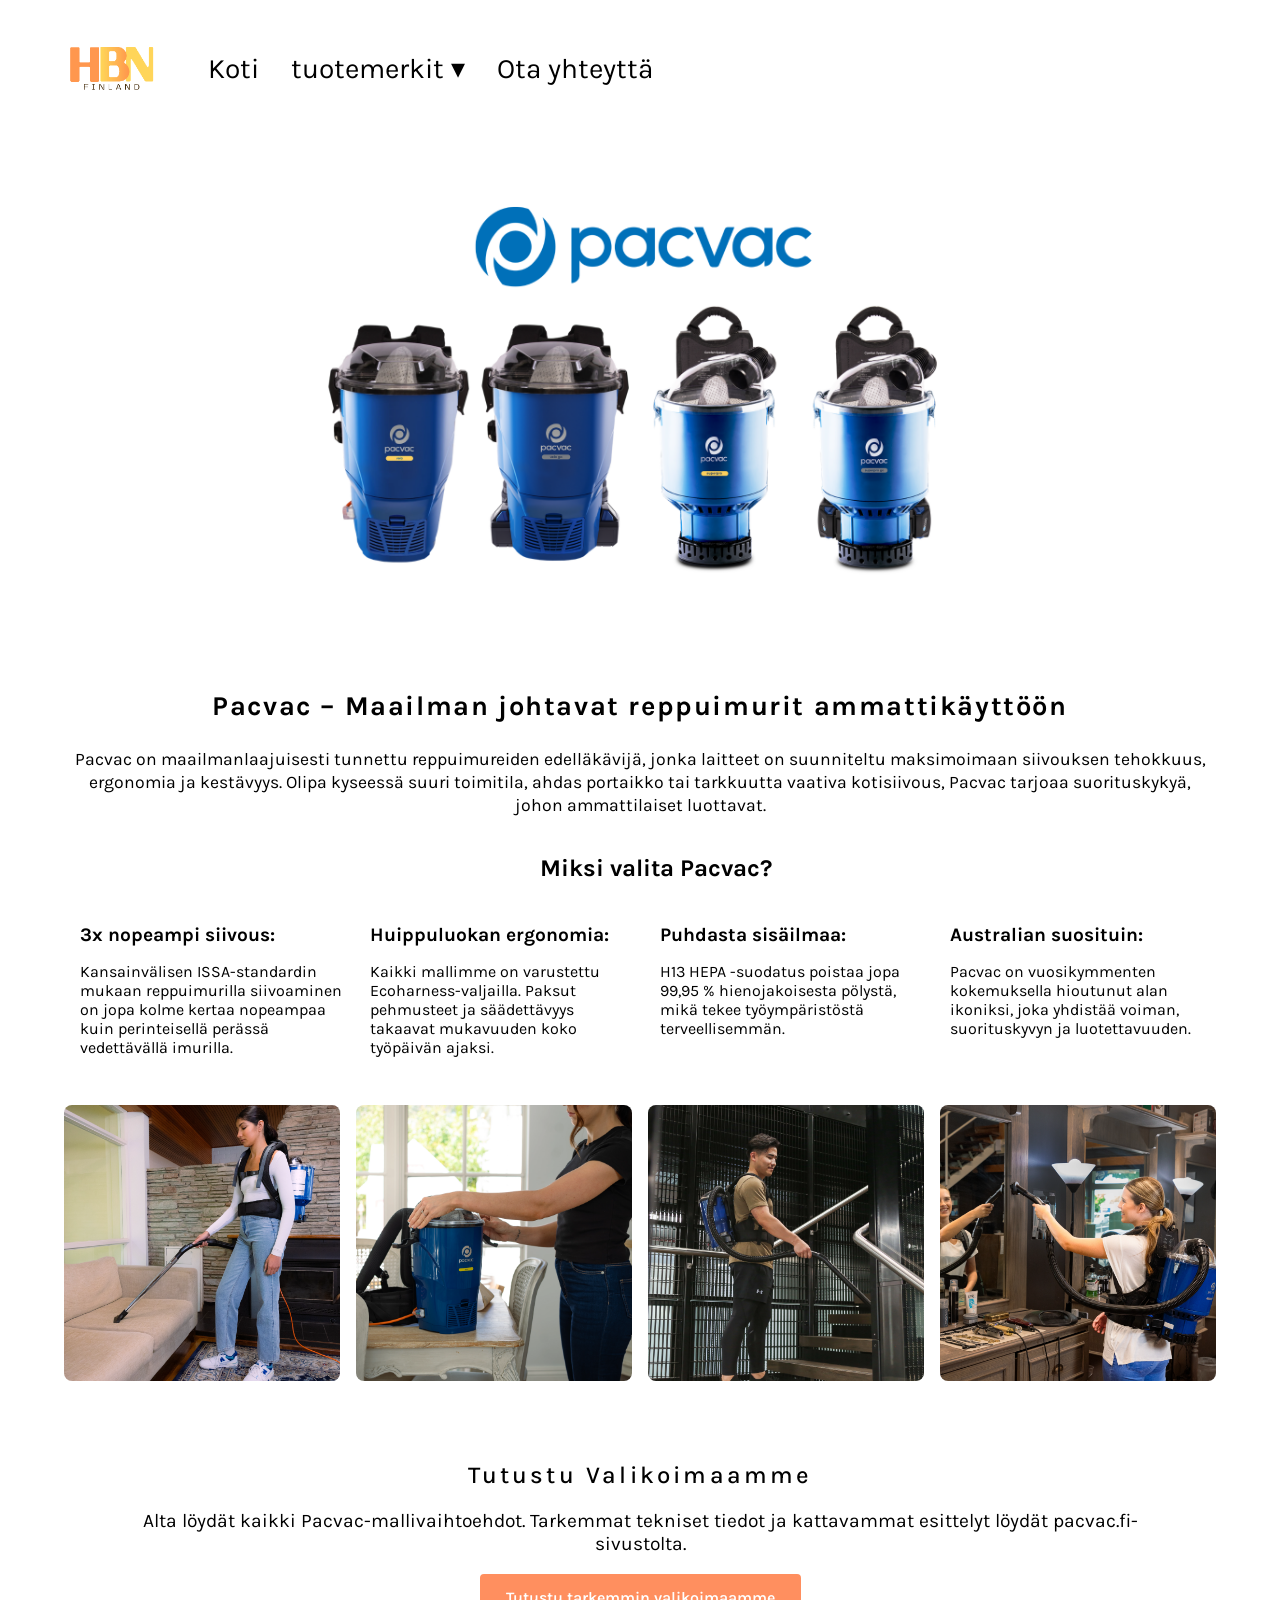
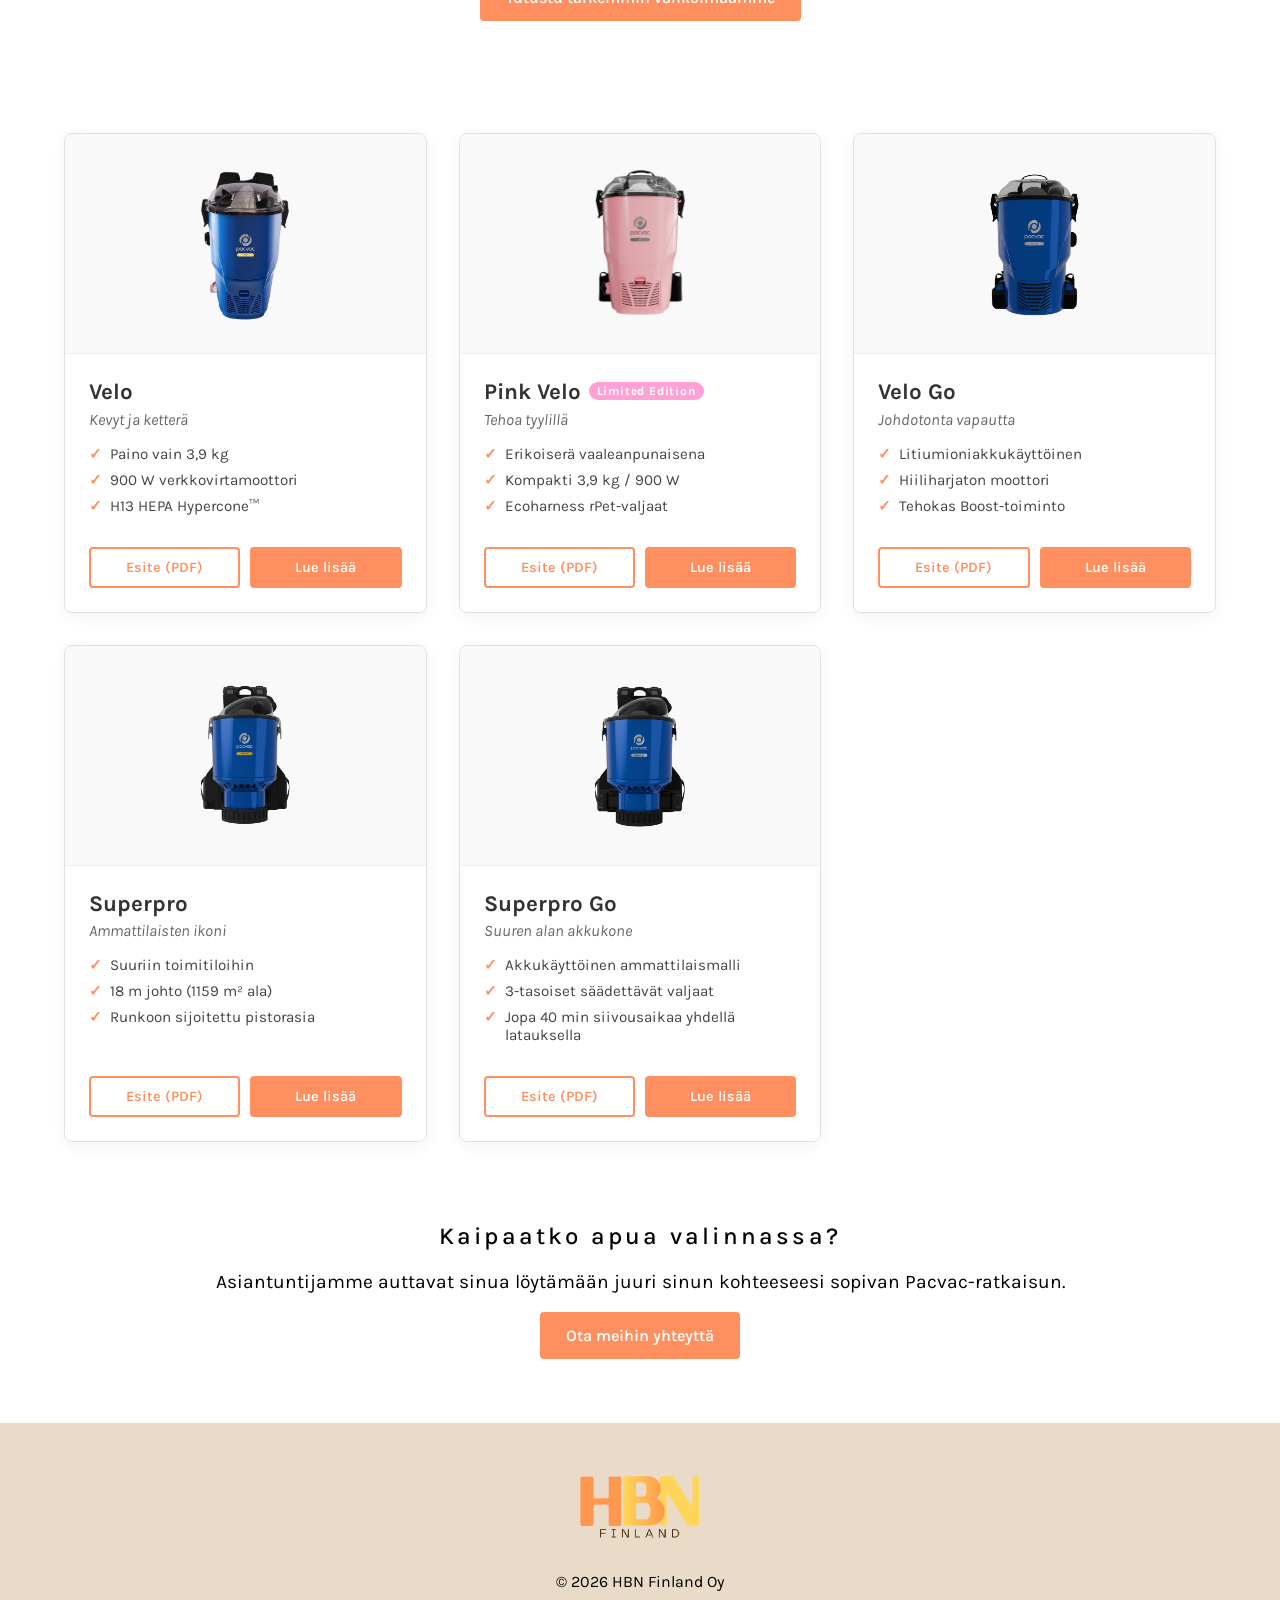
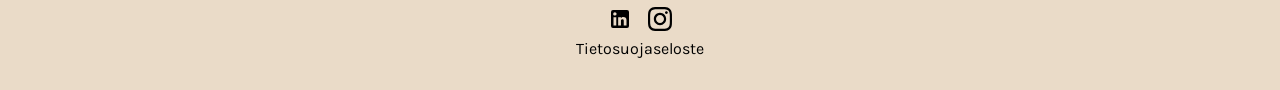
<file: pacvac.html>
<!DOCTYPE html>
<html lang="fi">

<head>
    <!-- Google tag (gtag.js) -->
    <script async src="https://www.googletagmanager.com/gtag/js?id=G-VKKL0FQ74G"></script>
    <script>
      window.dataLayer = window.dataLayer || [];
      function gtag(){dataLayer.push(arguments);}
      gtag('js', new Date());
      gtag('config', 'G-VKKL0FQ74G');
    </script>

    <meta charset="UTF-8">
    <meta name="viewport" content="width=device-width, initial-scale=1, minimum-scale=1">
    <link rel="stylesheet" href="navbar.css">
    <link rel="stylesheet" href="footer.css">
    <link rel="stylesheet" href="pacvac.css">
    <link rel="icon" type="image/x-icon" href="logo/hbnlogo.png">
    <title>HBN Finland | Pacvac</title>
    <meta name="description" content="Löydä maailman johtavat Pacvac-reppuimurit ammattikäyttöön ja paranna siivouksen tehokkuutta sekä ergonomiaa H13 HEPA-suodatuksella varustetuilla imureilla.">

    <meta property="og:type" content="website">
    <meta property="og:url" content="https://hbnfinland.fi/pacvac">
    <meta property="og:title" content="Pacvac – Maailman johtavat reppuimurit ammattikäyttöön">
    <meta property="og:description" content="Siivoa jopa 3x nopeammin Pacvac-reppuimurilla. Ergonomiset valjaat, huipputeho ja puhdas sisäilma ammattilaisille.">
    <meta property="og:image" content="https://hbnfinland.fi/pacvac_images/pacvac_2.png">

    <meta name="twitter:title" content="Pacvac-reppuimurit">
    <meta name="twitter:description" content="Huippuluokan ergonomiaa ja tehokkuutta siivoukseen.">
    <meta property="og:image" content="https://hbnfinland.fi/pacvac_images/pacvac_2.png">
    <meta name="twitter:image" content="https://hbnfinland.fi/pacvac_images/pacvac_2.png">
    <meta name="twitter:card" content="summary">
</head>

<body>
    <!-- Navbar --> 
      <nav class="nav">
          <div class="button">
              <a href="home"><img src="logo/hbnlogo.png" alt="Logo"></a>
          </div>

          <div class="nav_hamburger">
              <span></span>
              <span></span>
              <span></span>
          </div>

          <div class="nav_menu">
              <ul id="nav-links">
                  <li class="button"><span><a href="home">Koti</a></span></li>

                  <!-- Tuotemerkit Dropdown -->
                  <li class="button dropdown">
                      <span><a href="#" class="dropdown-toggle">tuotemerkit &#9662;</a></span>
                      <ul class="dropdown-menu">
                        <li><a href="clic">Clic</a></li>
                        <li><a href="coynco">Coynco</a></li>
                        <li><a href="dalhem">Dalhem</a></li>
                        <li><a href="falkoping">Falköping</a></li>
                        <li><a href="moretti">Moretti</a></li>
                        <li><a href="nrgkick">NRGkick</a></li>
                        <li><a class="active" href="pacvac">Pacvac</a></li>
                        <li><a href="springair">SpringAir</a></li>
                      </ul>
                  </li>

                  <li class="button"><span><a href="contact">Ota yhteyttä</a></span></li>
              </ul>
          </div>
      </nav>

    <main class="page"> 

        <div class="header">
        <picture>
            <source media="(max-width: 768px)" srcset="images/pacvac-cover-mobile.png">
            <img src="images/pacvac-cover.png" alt="Pacvac - Tuotesivun banneri" loading="eager">
        </picture>
        </div>

        <!-- Pacvac Intro -->
        <div class="content1">
            <div class="main-column">
                <div class="main-txt-container"> 
                    <h1>Pacvac – Maailman johtavat reppuimurit ammattikäyttöön</h1>
                    <p>Pacvac on maailmanlaajuisesti tunnettu reppuimureiden edelläkävijä, jonka laitteet on suunniteltu maksimoimaan siivouksen tehokkuus, ergonomia ja kestävyys. Olipa kyseessä suuri toimitila, ahdas portaikko tai tarkkuutta vaativa kotisiivous, Pacvac tarjoaa suorituskykyä, johon ammattilaiset luottavat.</p>
                </div>
            </div>
        </div>

        <!-- Miksi valita Pacvac -->
        <div class="content2">
            <h2>Miksi valita Pacvac?</h2>
            <div class="column">
                <div class="txt-container"> 
                    <h1>3x nopeampi siivous:</h1>
                    <p>Kansainvälisen ISSA-standardin mukaan reppuimurilla siivoaminen on jopa kolme kertaa nopeampaa kuin perinteisellä perässä vedettävällä imurilla.</p>
                </div>
            </div>
            <div class="column">
                <div class="txt-container"> 
                    <h1>Huippuluokan ergonomia:</h1>
                    <p>Kaikki mallimme on varustettu Ecoharness-valjailla. Paksut pehmusteet ja säädettävyys takaavat mukavuuden koko työpäivän ajaksi.</p>
                </div>
            </div>
            <div class="column">
                <div class="txt-container"> 
                    <h1>Puhdasta sisäilmaa:</h1>
                    <p>H13 HEPA -suodatus poistaa jopa 99,95 % hienojakoisesta pölystä, mikä tekee työympäristöstä terveellisemmän.</p>
                </div>
            </div>
            <div class="column">
                <div class="txt-container"> 
                    <h1>Australian suosituin:</h1>
                    <p>Pacvac on vuosikymmenten kokemuksella hioutunut alan ikoniksi, joka yhdistää voiman, suorituskyvyn ja luotettavuuden.</p>
                </div>
            </div>
        </div>

        <!-- Galleria -->
        <div class="img-container">
            <div class="img-card" onclick="openImage(this)">
                <img src="pacvac_images/pacvac_8.webp" alt="Pacvac työkäytössä 1">
            </div>
            <div class="img-card" onclick="openImage(this)">
                <img src="pacvac_images/pacvac_5.webp" alt="Pacvac työkäytössä 2">
            </div>
            <div class="img-card" onclick="openImage(this)">
                <img src="pacvac_images/pacvac_6.webp" alt="Pacvac työkäytössä 3">
            </div>
            <div class="img-card" onclick="openImage(this)">
                <img src="pacvac_images/pacvac_7.webp" alt="Pacvac työkäytössä 4">
            </div>
        </div>

        <!-- Tuoteosion otsikko -->
        <div class="info-text">
            <h2>Tutustu Valikoimaamme</h2>
            <p>Alta löydät kaikki Pacvac-mallivaihtoehdot. Tarkemmat tekniset tiedot ja kattavammat esittelyt löydät pacvac.fi-sivustolta.</p>
            <div class="website-button" style="margin-bottom: 3rem;">
                <a href="https://pacvac.fi" target="_blank" rel="noopener noreferrer">Tutustu tarkemmin valikoimaamme</a>
            </div>
        </div>

        <!-- TUOTEKORTIT -->
        <div class="products-grid">
            
            <!-- Velo -->
            <div class="product-card">
                <div class="card-img-wrapper">
                    <img src="pacvac_images/velocord_web_705x1200.png.webp" alt="Velo">
                </div>
                <div class="card-content">
                    <h3>Velo</h3>
                    <h4>Kevyt ja ketterä</h4>
                    <ul class="card-features">
                        <li>Paino vain 3,9 kg</li>
                        <li>900 W verkkovirtamoottori</li>
                        <li>H13 HEPA Hypercone™</li>
                    </ul>
                    <div class="card-buttons">
                        <a href="pdf/Velo (2024).pdf" target="_blank" rel="noopener noreferrer" class="btn-card-outline">Esite (PDF)</a>
                        <a href="https://pacvac.fi" target="_blank" rel="noopener noreferrer" class="btn-card">Lue lisää</a>
                    </div>
                </div>
            </div>

            <!-- Pink Velo -->
            <div class="product-card">
                <div class="card-img-wrapper">
                    <img src="pacvac_images/pink_velo.webp" alt="Pink Velo">
                </div>
                <div class="card-content">
                    <h3>Pink Velo <span class="badge">Limited Edition</span></h3>
                    <h4>Tehoa tyylillä</h4>
                    <ul class="card-features">
                        <li>Erikoiserä vaaleanpunaisena</li>
                        <li>Kompakti 3,9 kg / 900 W</li>
                        <li>Ecoharness rPet-valjaat</li>
                    </ul>
                    <div class="card-buttons">
                        <a href="pdf/Pink Velo.pdf" target="_blank" rel="noopener noreferrer" class="btn-card-outline">Esite (PDF)</a>
                        <a href="https://pacvac.fi" target="_blank" rel="noopener noreferrer" class="btn-card">Lue lisää</a>
                    </div>
                </div>
            </div>

            <!-- Velo Go -->
            <div class="product-card">
                <div class="card-img-wrapper">
                    <img src="pacvac_images/velo_go-front-edited.png.webp" alt="Velo Go">
                </div>
                <div class="card-content">
                    <h3>Velo Go</h3>
                    <h4>Johdotonta vapautta</h4>
                    <ul class="card-features">
                        <li>Litiumioniakkukäyttöinen</li>
                        <li>Hiiliharjaton moottori</li>
                        <li>Tehokas Boost-toiminto</li>
                    </ul>
                    <div class="card-buttons">
                        <a href="pdf/Velo go (2024).pdf" target="_blank" rel="noopener noreferrer" class="btn-card-outline">Esite (PDF)</a>
                        <a href="https://pacvac.fi" target="_blank" rel="noopener noreferrer" class="btn-card">Lue lisää</a>
                    </div>
                </div>
            </div>

            <!-- Superpro -->
            <div class="product-card">
                <div class="card-img-wrapper">
                    <img src="pacvac_images/superpro-front-edited_1.png.webp" alt="Superpro">
                </div>
                <div class="card-content">
                    <h3>Superpro</h3>
                    <h4>Ammattilaisten ikoni</h4>
                    <ul class="card-features">
                        <li>Suuriin toimitiloihin</li>
                        <li>18 m johto (1159 m² ala)</li>
                        <li>Runkoon sijoitettu pistorasia</li>
                    </ul>
                    <div class="card-buttons">
                        <a href="pdf/Superpro (2024).pdf" target="_blank" rel="noopener noreferrer" class="btn-card-outline">Esite (PDF)</a>
                        <a href="https://pacvac.fi" target="_blank" rel="noopener noreferrer" class="btn-card">Lue lisää</a>
                    </div>
                </div>
            </div>

            <!-- Superpro Go -->
            <div class="product-card">
                <div class="card-img-wrapper">
                    <img src="pacvac_images/superpro_go-front-edited.png.webp" alt="Superpro Go">
                </div>
                <div class="card-content">
                    <h3>Superpro Go</h3>
                    <h4>Suuren alan akkukone</h4>
                    <ul class="card-features">
                        <li>Akkukäyttöinen ammattilaismalli</li>
                        <li>3-tasoiset säädettävät valjaat</li>
                        <li>Jopa 40 min siivousaikaa yhdellä latauksella</li>
                    </ul>
                    <div class="card-buttons">
                        <a href="pdf/Superpro go (2024).pdf" target="_blank" rel="noopener noreferrer" class="btn-card-outline">Esite (PDF)</a>
                        <a href="https://pacvac.fi" target="_blank" rel="noopener noreferrer" class="btn-card">Lue lisää</a>
                    </div>
                </div>
            </div>

        </div>

        <!-- Yhteystiedot loppuun -->
        <div class="info-text" style="margin-top: 5rem;">
            <h2>Kaipaatko apua valinnassa?</h2>
            <p>Asiantuntijamme auttavat sinua löytämään juuri sinun kohteeseesi sopivan Pacvac-ratkaisun.</p>
            <span class="button2"><a href="contact">Ota meihin yhteyttä</a></span>
        </div>    

    </main>

    <!-- Footer -->
    <div class="footer">
        <div class="img">
            <a href="home.html"><img src="logo/hbnlogo.png"></a>
        </div>
        <div class="footer-content">
            <p>© 2026 HBN Finland Oy</p>

            <!-- Sosiaalisen median linkit -->
        <div class="footer-social">
            <a href="https://www.linkedin.com/company/hbn-finland-oy/" target="_blank" rel="noopener noreferrer" aria-label="LinkedIn">
                <svg width="24" height="24" viewBox="0 0 24 24" fill="currentColor">
                    <path d="M19 3a2 2 0 0 1 2 2v14a2 2 0 0 1-2 2H5a2 2 0 0 1-2-2V5a2 2 0 0 1 2-2h14m-.5 15.5v-5.3a3.26 3.26 0 0 0-3.26-3.26c-.85 0-1.84.52-2.28 1.3v-1.11h-2.79v8.37h2.79v-4.93c0-.77.62-1.4 1.39-1.4a1.4 1.4 0 0 1 1.4 1.4v4.93h2.75M6.88 8.56a1.68 1.68 0 0 0 1.68-1.68c0-.93-.75-1.69-1.68-1.69a1.69 1.69 0 0 0-1.69 1.69c0 .93.76 1.68 1.69 1.68m1.39 9.94v-8.37H5.5v8.37h2.77z"/>
                </svg>
            </a>
            <a href="https://www.instagram.com/hbnfinland/" target="_blank" rel="noopener noreferrer" aria-label="Instagram">
                <svg width="24" height="24" viewBox="0 0 24 24" fill="currentColor">
                    <path d="M12 2.163c3.204 0 3.584.012 4.85.07 3.252.148 4.771 1.691 4.919 4.919.058 1.265.069 1.645.069 4.849 0 3.205-.012 3.584-.069 4.849-.149 3.225-1.664 4.771-4.919 4.919-1.266.058-1.644.07-4.85.07-3.204 0-3.584-.012-4.849-.07-3.26-.149-4.771-1.699-4.919-4.92-.058-1.265-.07-1.644-.07-4.849 0-3.204.013-3.583.07-4.849.149-3.227 1.664-4.771 4.919-4.919 1.266-.057 1.645-.069 4.849-.069zm0-2.163c-3.259 0-3.667.014-4.947.072-4.358.2-6.78 2.618-6.98 6.98-.059 1.281-.073 1.689-.073 4.948 0 3.259.014 3.668.072 4.948.2 4.358 2.618 6.78 6.98 6.98 1.281.058 1.689.072 4.948.072 3.259 0 3.668-.014 4.948-.072 4.354-.2 6.782-2.618 6.979-6.98.059-1.28.073-1.689.073-4.948 0-3.259-.014-3.667-.072-4.947-.196-4.354-2.617-6.78-6.979-6.98-1.281-.059-1.69-.073-4.949-.073zm0 5.838c-3.403 0-6.162 2.759-6.162 6.162s2.759 6.163 6.162 6.163 6.162-2.759 6.162-6.163c0-3.403-2.759-6.162-6.162-6.162zm0 10.162c-2.209 0-4-1.79-4-4 0-2.209 1.791-4 4-4s4 1.791 4 4c0 2.21-1.791 4-4 4zm6.406-11.845c-.796 0-1.441.645-1.441 1.44s.645 1.44 1.441 1.44c.795 0 1.439-.645 1.439-1.44s-.644-1.44-1.439-1.44z"/>
                </svg>
            </a>
        </div>
            <div class="footer-pdf">
                    <a href="pdf/HBNFinland:tietosuojaseloste.pdf" target="_blank"  rel="noopener noreferrer">Tietosuojaseloste</a>
            </div>
        </div>
    </div>

    <script src="navbar.js"></script>
    <button id="toTop" title="Takaisin ylös">↑</button>

    <script>
        const toTopButton = document.getElementById("toTop");

        window.onscroll = function() {
            if (document.body.scrollTop > 300 || document.documentElement.scrollTop > 300) {
                toTopButton.style.display = "block";
            } else {
                toTopButton.style.display = "none";
            }
        };

        toTopButton.onclick = function() {
            window.scrollTo({
                top: 0,
                behavior: 'smooth'
            });
        };
    </script>
</body>
</html>
</file>
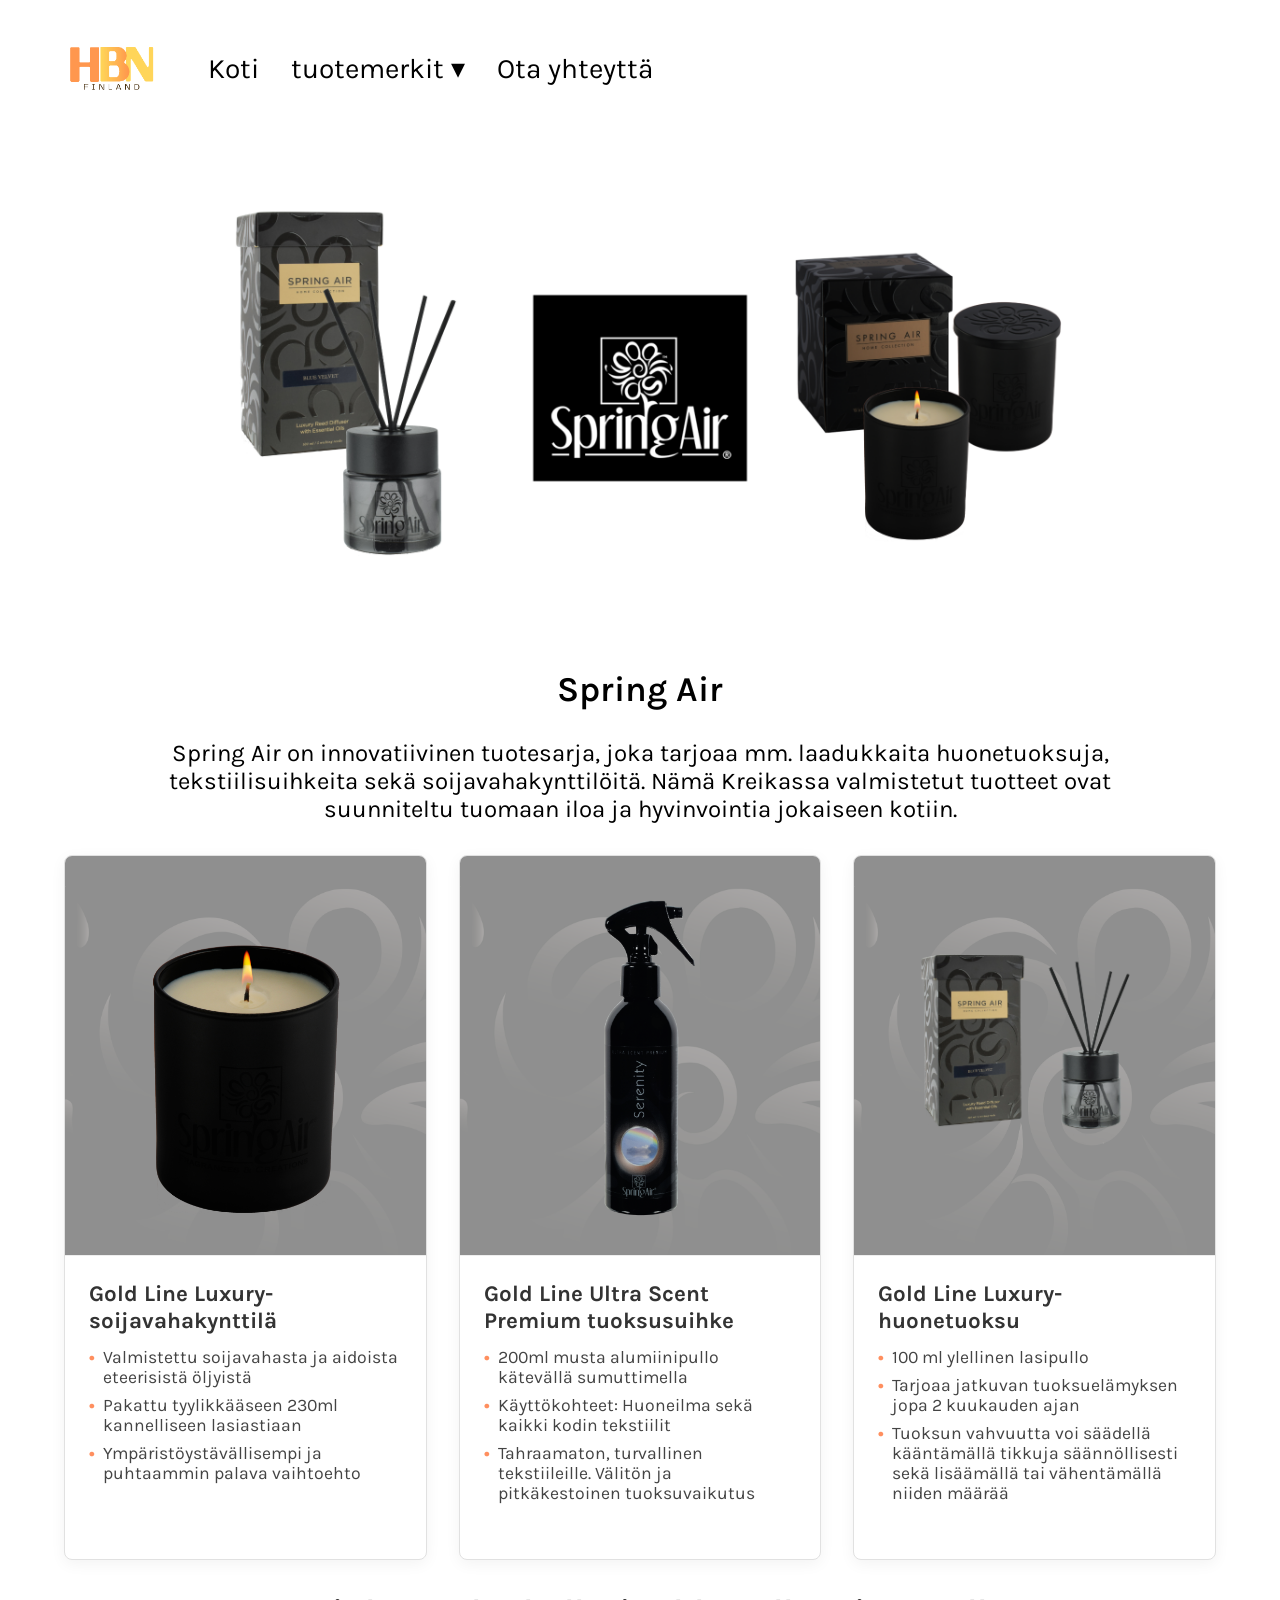
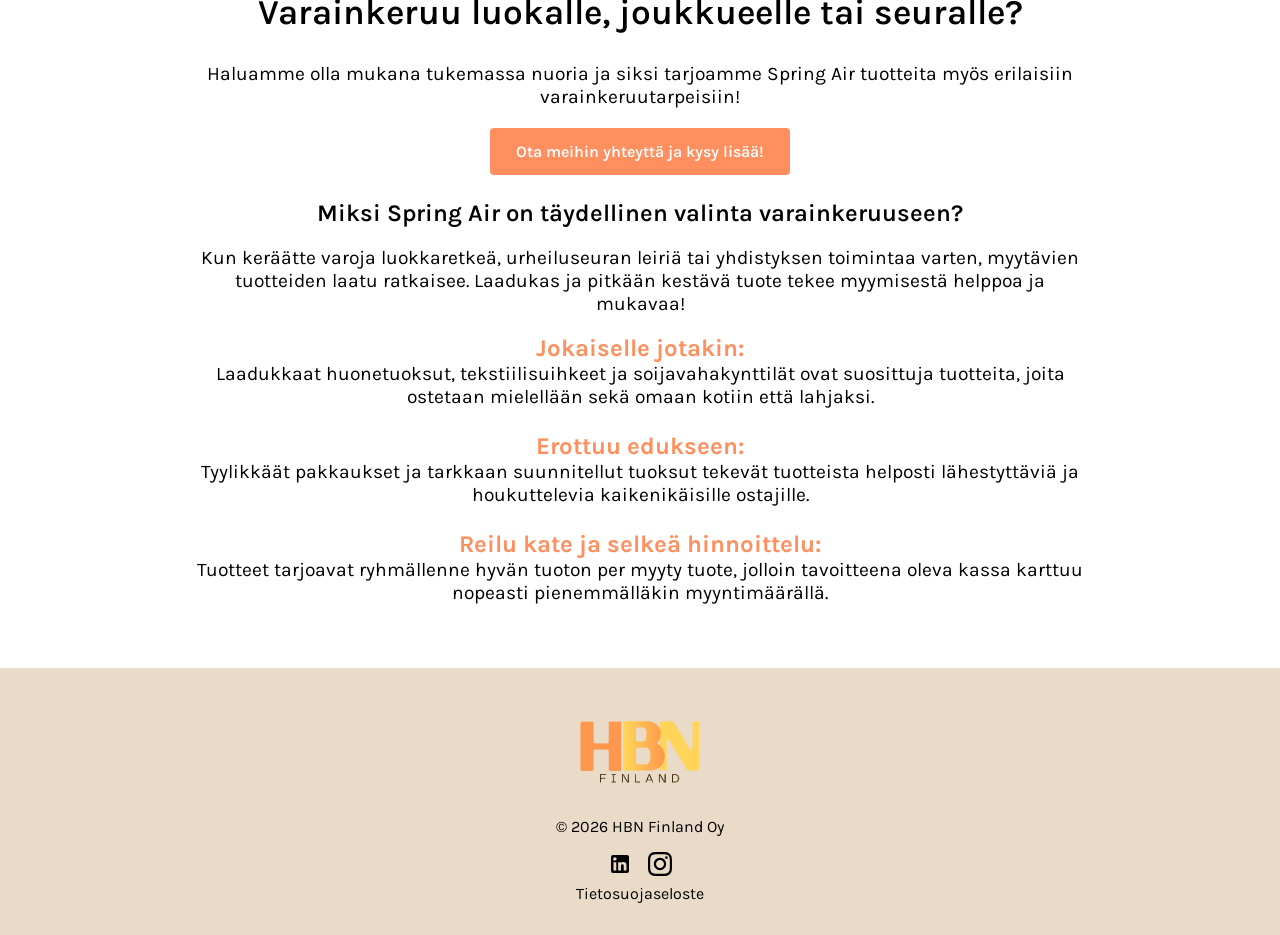
<file: springair.html>
<!DOCTYPE html>
<html>

<head>

  <!-- Google tag (gtag.js) -->
  <script async src="https://www.googletagmanager.com/gtag/js?id=TAG_ID"></script>
  <script>
    window.dataLayer = window.dataLayer || [];
    function gtag(){dataLayer.push(arguments);}
    gtag('js', new Date());

    gtag('config', 'TAG_ID');
  </script>


    <meta charset="UTF-8">
    <meta name="viewport" content="width=device-width, initial-scale=1, minimum-scale=1">
    <link rel="stylesheet" href="navbar.css">
    <link rel="stylesheet" href="footer.css">
    <link rel="stylesheet" href="springair.css">
    <link rel="icon" type="image/x-icon" href="logo/hbnlogo.png">
    <title>HBN Finland | SpringAir </title>
    <meta name="description" content="Ota yhteyttä ja asiantuntijamme auttavat sinua löytämään parhaat ratkaisut siivoukseen ja asennuksiin. Lähetä viesti 
    tai pyydä tarjousta!">

  <meta property="og:type" content="website">
  <meta property="og:url" content="https://hbnfinland.fi/contact">
  <meta property="og:title" content="Moretti Design – HBN Finland Oy">
  <meta property="og:description" content="Onko sinulla kysyttävää tuotteistamme? Täytä yhteydenottolomake ja asiantuntijamme palaavat asiaan mahdollisimman pian. Palvelemme ammattitaidolla.">
  <meta property="og:image" content="https://hbnfinland.fi/logo/hbnlogo.png">
</head>

<body>
      <!-- Navbar --> 
      <nav class="nav">
          <div class="button">
              <a href="home"><img src="logo/hbnlogo.png" alt="Logo"></a>
          </div>

          <div class="nav_hamburger">
              <span></span>
              <span></span>
              <span></span>
          </div>

          <div class="nav_menu">
              <ul id="nav-links">
                  <li class="button"><span><a href="home">Koti</a></span></li>

                  <!-- Tuotemerkit Dropdown -->
                  <li class="button dropdown">
                      <span><a href="#" class="dropdown-toggle">tuotemerkit &#9662;</a></span>
                      <ul class="dropdown-menu">
                        <li><a href="clic">Clic</a></li>
                        <li><a href="coynco">Coynco</a></li>
                        <li><a href="dalhem">Dalhem</a></li>
                        <li><a href="falkoping">Falköping</a></li>
                        <li><a href="moretti">Moretti</a></li>
                        <li><a href="nrgkick">NRGkick</a></li>
                        <li><a href="pacvac">Pacvac</a></li>
                        <li><a class="active" href="springair">SpringAir</a></li>
                      </ul>
                  </li>

                  <li class="button"><span><a href="contact">Ota yhteyttä</a></span></li>
              </ul>
          </div>
      </nav>

    <main class="page">
        <!-- Header Kuva-->
        <div class="header">
        <picture>
            <source media="(max-width: 768px)" srcset="images/springair-cover-mobile2.png">
            <img src="images/springair-cover2.png" alt="Spring Air - Tuotesivun banneri" loading="eager">
        </picture>
        </div>

        <!-- Esittely -->
        <div class="company-text">
            <h2>Spring Air</h2>
            <p>Spring Air on innovatiivinen tuotesarja, joka tarjoaa mm. laadukkaita huonetuoksuja, tekstiilisuihkeita sekä soijavahakynttilöitä. Nämä Kreikassa valmistetut tuotteet 
                ovat suunniteltu tuomaan iloa ja hyvinvointia jokaiseen kotiin.</p>
        </div>

        <!-- TUOTEKORTIT -->
        <div class="products-grid">
            
            <!-- Kynttilä -->
            <div class="product-card">
                <div class="card-img-wrapper">
                    <img src="images/springair candle flame.png" alt="Gold Line Luxury-soijavahakynttilä">
                </div>
                <div class="card-content">
                    <h3>Gold Line Luxury-soijavahakynttilä</h3>
                    <ul class="card-features">
                        <li>Valmistettu soijavahasta ja aidoista eteerisistä öljyistä</li>
                        <li>Pakattu tyylikkääseen 230ml kannelliseen lasiastiaan</li>
                        <li>Ympäristöystävällisempi ja puhtaammin palava vaihtoehto</li>
                    </ul>
                </div>
            </div>

            <!-- Suihke -->
            <div class="product-card">
                <div class="card-img-wrapper">
                    <img src="images/springair Gold Line Ultra Scent 200ml.png" alt="Gold Line Ultra Scent Premium tuoksusuihke">
                </div>
                <div class="card-content">
                    <h3>Gold Line Ultra Scent Premium tuoksusuihke</h3>
                    <ul class="card-features">
                        <li>200ml musta alumiinipullo kätevällä sumuttimella</li>
                        <li>Käyttökohteet: Huoneilma sekä kaikki kodin tekstiilit</li>
                        <li>Tahraamaton, turvallinen tekstiileille. Välitön ja pitkäkestoinen tuoksuvaikutus</li>
                    </ul>
                </div>
            </div>

            <!-- Huonetuoksu -->
            <div class="product-card">
                <div class="card-img-wrapper">
                    <img src="images/Springair Reed New Gold Line.webp" alt="Gold Line Luxury-huonetuoksu">
                </div>
                <div class="card-content">
                    <h3>Gold Line Luxury-huonetuoksu</h3>
                    <ul class="card-features">
                        <li>100 ml ylellinen lasipullo</li>
                        <li>Tarjoaa jatkuvan tuoksuelämyksen jopa 2 kuukauden ajan</li>
                        <li>Tuoksun vahvuutta voi säädellä kääntämällä tikkuja säännöllisesti sekä lisäämällä tai vähentämällä niiden määrää</li>
                    </ul>
                </div>
            </div>

        </div>

        <!-- Varainkeruuinfo -->
        <div class="info-text">
            <h2>Varainkeruu luokalle, joukkueelle tai seuralle?</h2>
            <p>Haluamme olla mukana tukemassa nuoria ja siksi tarjoamme Spring Air tuotteita myös erilaisiin varainkeruutarpeisiin!</p>
            <span class="contact-button"><a href="contact">Ota meihin yhteyttä ja kysy lisää!</a></span>
            <h3>Miksi Spring Air on täydellinen valinta varainkeruuseen?</h3>
            <p>Kun keräätte varoja luokkaretkeä, urheiluseuran leiriä tai yhdistyksen toimintaa varten, myytävien tuotteiden laatu ratkaisee. Laadukas ja pitkään kestävä 
                tuote tekee myymisestä helppoa ja mukavaa!</p>
                <ul>
                    <li><strong>Jokaiselle jotakin:</strong><br> Laadukkaat huonetuoksut, tekstiilisuihkeet ja soijavahakynttilät ovat suosittuja tuotteita, joita ostetaan mielellään 
                        sekä omaan kotiin että lahjaksi.</li>
                    <li><strong>Erottuu edukseen:</strong><br> Tyylikkäät pakkaukset ja tarkkaan suunnitellut tuoksut tekevät tuotteista helposti lähestyttäviä ja houkuttelevia 
                        kaikenikäisille ostajille.</li>
                    <li><strong>Reilu kate ja selkeä hinnoittelu:</strong><br> Tuotteet tarjoavat ryhmällenne hyvän tuoton per myyty tuote, jolloin tavoitteena oleva kassa karttuu nopeasti 
                    pienemmälläkin myyntimäärällä.</li>
                </ul>
        </div> 
      
    </main>

    <!-- Footer -->
    <div class="footer">
        <div class="img">
            <a href="home.html"><img src="logo/hbnlogo.png"></a>
        </div>
        <div class="footer-content">
            <p>© 2026 HBN Finland Oy</p>

            <!-- Sosiaalisen median linkit -->
        <div class="footer-social">
            <a href="https://www.linkedin.com/company/hbn-finland-oy/" target="_blank" rel="noopener noreferrer" aria-label="LinkedIn">
                <svg width="24" height="24" viewBox="0 0 24 24" fill="currentColor">
                    <path d="M19 3a2 2 0 0 1 2 2v14a2 2 0 0 1-2 2H5a2 2 0 0 1-2-2V5a2 2 0 0 1 2-2h14m-.5 15.5v-5.3a3.26 3.26 0 0 0-3.26-3.26c-.85 0-1.84.52-2.28 1.3v-1.11h-2.79v8.37h2.79v-4.93c0-.77.62-1.4 1.39-1.4a1.4 1.4 0 0 1 1.4 1.4v4.93h2.75M6.88 8.56a1.68 1.68 0 0 0 1.68-1.68c0-.93-.75-1.69-1.68-1.69a1.69 1.69 0 0 0-1.69 1.69c0 .93.76 1.68 1.69 1.68m1.39 9.94v-8.37H5.5v8.37h2.77z"/>
                </svg>
            </a>
            <a href="https://www.instagram.com/hbnfinland/" target="_blank" rel="noopener noreferrer" aria-label="Instagram">
                <svg width="24" height="24" viewBox="0 0 24 24" fill="currentColor">
                    <path d="M12 2.163c3.204 0 3.584.012 4.85.07 3.252.148 4.771 1.691 4.919 4.919.058 1.265.069 1.645.069 4.849 0 3.205-.012 3.584-.069 4.849-.149 3.225-1.664 4.771-4.919 4.919-1.266.058-1.644.07-4.85.07-3.204 0-3.584-.012-4.849-.07-3.26-.149-4.771-1.699-4.919-4.92-.058-1.265-.07-1.644-.07-4.849 0-3.204.013-3.583.07-4.849.149-3.227 1.664-4.771 4.919-4.919 1.266-.057 1.645-.069 4.849-.069zm0-2.163c-3.259 0-3.667.014-4.947.072-4.358.2-6.78 2.618-6.98 6.98-.059 1.281-.073 1.689-.073 4.948 0 3.259.014 3.668.072 4.948.2 4.358 2.618 6.78 6.98 6.98 1.281.058 1.689.072 4.948.072 3.259 0 3.668-.014 4.948-.072 4.354-.2 6.782-2.618 6.979-6.98.059-1.28.073-1.689.073-4.948 0-3.259-.014-3.667-.072-4.947-.196-4.354-2.617-6.78-6.979-6.98-1.281-.059-1.69-.073-4.949-.073zm0 5.838c-3.403 0-6.162 2.759-6.162 6.162s2.759 6.163 6.162 6.163 6.162-2.759 6.162-6.163c0-3.403-2.759-6.162-6.162-6.162zm0 10.162c-2.209 0-4-1.79-4-4 0-2.209 1.791-4 4-4s4 1.791 4 4c0 2.21-1.791 4-4 4zm6.406-11.845c-.796 0-1.441.645-1.441 1.44s.645 1.44 1.441 1.44c.795 0 1.439-.645 1.439-1.44s-.644-1.44-1.439-1.44z"/>
                </svg>
            </a>
        </div>
            <div class="footer-pdf">
                    <a href="pdf/HBNFinland:tietosuojaseloste.pdf" target="_blank"  rel="noopener noreferrer">Tietosuojaseloste</a>
            </div>
        </div>
    </div>

    <script src="navbar.js"></script>

</body>




</html>
</file>
<file: home.css>
@import url('https://fonts.googleapis.com/css2?family=Karla:ital,wght@0,200..800;1,200..800&display=swap');

* {
    font-family: 'Karla', sans-serif;
    box-sizing: border-box;
}

html, body {
    margin: 0;
    padding: 0;
    min-height: 100vh;
}

body {
    display: flex;
    flex-direction: column;
}

.page {
    flex: 1;
}

.button1 {
    background-color: #ffffff;
    color: #000000;
    padding: 0.8rem 1.5rem;
    border-radius: 5px;
    text-decoration: none;
    display: inline-block;
    transition: all 0.3s ease;
}

.button1 a {
    color: #ffffff;
    text-decoration: none;
    font-weight: bold;
}

.button1:hover {
    background-color: #ff8f5f;
    color: #ffffff;
}

.button1 a:hover {
    color: #301304;
}

.button2 {
    background-color: #ffffff;
    border: 1px solid #301304;
    text-decoration: none;
    border-radius: 5px;
    padding: 0.5rem 1rem;
    cursor: pointer;
}

.button2 a {
    color: #301304;
    text-decoration: none;
    font-weight: bold;
}

.slideshow-container {
    position: relative;
    width: 100%;
    height: 35rem;
    overflow: hidden;
}

.slide {
    display: none;
    width: 100%;
    height: 100%;
    background-position: center center;
    background-repeat: no-repeat;
    background-size: cover;
    position: absolute;
    top: 0;
    left: 0;
}

.slide-overlay {
    width: 100%;
    height: 100%;
    background: rgba(0, 0, 0, 0.5);
    display: flex;
    flex-direction: column;
    justify-content: center;
    align-items: center;
    text-align: center;
    padding: 0 1rem;
    gap: 1rem;
}

.slide-overlay p {
    font-size: 2rem;
    color: #ffffff;
    letter-spacing: 0.1rem;
    text-shadow: 2px 2px 4px rgba(0, 0, 0, 0.4);
}

.fade {
    animation-name: fade;
    animation-duration: 1.5s;
}

@keyframes fade {
    from { opacity: 0.4; }
    to { opacity: 1; }
}

.prev, .next {
    cursor: pointer;
    position: absolute;
    top: 50%;
    transform: translateY(-50%);
    width: auto;
    padding: 1rem;
    color: #ffffff;
    font-weight: bold;
    font-size: 2rem;
    transition: 0.3s ease;
    border-radius: 0 3px 3px 0;
    user-select: none;
    z-index: 10;
    text-decoration: none;
}

.next {
    right: 0;
    border-radius: 3px 0 0 3px;
}

.prev {
    left: 0;
}

.prev:hover, .next:hover {
    color: #ff8f5f;
}

.dots-container {
    position: absolute;
    bottom: 1.5rem;
    width: 100%;
    text-align: center;
    z-index: 10;
}

.dot {
    cursor: pointer;
    height: 12px;
    width: 12px;
    margin: 0 5px;
    background-color: rgba(255, 255, 255, 0.5);
    border-radius: 50%;
    display: inline-block;
    transition: background-color 0.6s ease;
}

.dot.active, .dot:hover {
    background-color: #ffffff;
}

.brand-logos-container {
    width: 100%;
    padding: 2.5rem 1rem;
    background-color: #ffffff;
    text-align: center;
    margin: 4rem 0 5rem 0;
}

.brand-logos-container h3 {
    margin: 0 0 2rem 0;
    color: #000000;
    font-size: 1.8rem;
    font-weight: normal;
}

.brand-logos {
    display: flex;
    justify-content: center;
    align-items: center;
    flex-wrap: wrap;
    gap: 2rem;
    max-width: 1100px;
    margin: 0 auto;
}

.brand-logo-item {
    display: flex;
    align-items: center;
    justify-content: center;
    width: 10rem;
    height: 8rem;
    padding: 0.5rem;
    transition: transform 0.3s ease, filter 0.3s ease;
    filter: grayscale(100%);
}

.brand-logo-item img {
    max-width: 100%;
    max-height: 100%;
    object-fit: contain;
}

.brand-logo-item:hover {
    transform: translateY(-4px);
    filter: grayscale(0%);
}

.content1, .content2, .content3, .content4 {
    margin: auto;
    display: flex;
    justify-content: center;
    align-items: center;
    text-align: center;
    gap: 0.7rem;
    flex-wrap: wrap;
    font-weight: 500;
    letter-spacing: 0.2rem;
    position: relative;
    z-index: 1;
    height: 30rem;
}

.content1 {
    background-image: url("images/Dalhem-Chamber-Music-hall-Aarhus-DK.jpg");
    background-position: center center;
    background-repeat: no-repeat;
    background-size: cover;
    height: 35rem;
}

.content1::before {
    content: "";
    position: absolute;
    inset: 0;
    background: rgba(0, 0, 0, 0.4);
    z-index: -1;
}

.content1 h3 {
    font-size: 2.7rem;
    color: aliceblue;
    margin-bottom: 0.5rem;
    letter-spacing: 0.2rem;
    opacity: 0;
    animation: fadeInTop 1s ease-out forwards;
    text-shadow: 2px 2px 4px #3b3a3a;
}

.content1 p {
    font-size: 2rem;
    color: aliceblue;
}

.column {
    flex: 1;
    display: flex;
    align-items: center;
    justify-content: center;
}

.column-main {
    flex: 2;
    display: flex;
    align-items: center;
    justify-content: center;
}

.column-side {
    flex: 1;
    display: flex;
    align-items: center;
    justify-content: center;
}

.main-txt-container, .txt-container {
    width: 90%;
}

.main-txt-container p, .txt-container p {
    font-size: 2rem;
    color: #301304;
}

.img-container {
    width: 90%;
    height: 100%;
    overflow: hidden;
    padding: 2rem;
}

.img-container img {
    width: 100%;
    height: 100%;
    object-fit: contain;
}

.side-img-container {
    width: 100%;
    height: 100%;
    overflow: hidden;
    margin-left: 6rem;
}

.side-img-container img {
    width: 60%;
    height: 30%;
    object-fit: contain;
}

@keyframes fadeIn {
    from {
        opacity: 0;
        transform: translateY(20px);
    }
    to {
        opacity: 1;
        transform: translateY(0);
    }
}

@keyframes fadeInTop {
    from {
        opacity: 0;
        transform: translateY(-30px);
    }
    to {
        opacity: 1;
        transform: translateY(0);
    }
}

@keyframes fadeInBottom {
    from {
        opacity: 0;
        transform: translateY(30px);
    }
    to {
        opacity: 1;
        transform: translateY(0);
    }
}

/* Tablet & Välikoot (alle 1000px) */
@media screen and (max-width: 1000px) {
    .content {
        margin-top: 0;
        padding: 1.5rem;
        gap: 1rem;
    }

    .content p {
        font-size: 1.7rem;
    }

    .content h3 {
        font-size: 2.4rem;
    }
}

/* Mobiili (alle 768px) */
@media screen and (max-width: 768px) {
    .slideshow-container {
        height: 25rem;
    }

    .slide-overlay p {
        font-size: 1.4rem;
        letter-spacing: 0.1rem;
    }

    .brand-logos-container {
        padding: 1.5rem 0.5rem;
    }

    .brand-logos {
        display: grid;
        grid-template-columns: repeat(2, 1fr); 
        gap: 1.5rem 1rem;                      
        padding: 0 1rem;
    }

    .brand-logo-item {
        width: 100%;      
        height: 6.5rem;    
        padding: 0.5rem;
    }

    .brand-logos-container {
        padding: 1.5rem 0.5rem;
    }

    .brand-logos-container h3 {
        font-size: 1.2rem;
        margin-bottom: 1rem;
    }

    .content1 {
        margin-top: 0;
        padding: 2rem 1rem;
        gap: 1rem;
        height: auto;
        min-height: 25rem;
    }

    .content1 p {
        font-size: 1.4rem;
        text-shadow: 2px 2px 4px #767575;
        letter-spacing: 0.1rem;
    }

    .content1 h3 {
        font-size: 1.9rem;
        text-shadow: 2px 2px 4px #767575;
        letter-spacing: 0.15rem;
    }

    .content2, .content3, .content4 {
        flex-direction: column;
        height: auto;
        margin-bottom: 3rem;
    }

    .content2 p, .content3 p, .content4 p {
        font-size: 1.5rem;
    }

    .txt-container {
        margin: 0 1rem;
        padding-bottom: 1rem;
    }

    .side-img-container {
        width: 100%;
        margin-left: 0;
        display: flex;
        justify-content: center;
        align-items: center;
        padding: 1rem 0;
    }

    .side-img-container img {
        width: 80%;
        height: auto;
        max-height: 20rem;
        object-fit: contain;
    }

    .prev, .next {
        display: none;
    }
}

/* Suuret näytöt (yli 1800px) */
@media screen and (min-width: 1800px) {
    .slideshow-container {
        height: 40rem;
    }

    .slide-overlay p {
        font-size: 2.5rem;
    }

    .content1, .content2, .content3, .content4 {
        height: 40rem;
        padding-left: calc((100% - 1600px) / 2);
        padding-right: calc((100% - 1600px) / 2);
    }

    .main-txt-container, .txt-container {
        max-width: 1200px;
        margin: 0 auto;
    }

    .content1 h3 {
        font-size: 4rem;
    }

    .content1 p, 
    .main-txt-container p, 
    .txt-container p {
        font-size: 2.5rem;
        line-height: 1.4;
    }

    .side-img-container {
        margin-left: 4rem;
    }

    .side-img-container img {
        width: 70%;
        max-height: 35rem;
    }

    .button2 {
        padding: 1rem 2rem;
    }

    .button2 a {
        font-size: 1.5rem;
    }
}
</file>
<file: navbar.css>
@import url('https://fonts.googleapis.com/css2?family=Karla:ital,wght@0,200..800;1,200..800&display=swap');

* {
    font-family: Karla, sans-serif;
    box-sizing: border-box;
}

html, body {
    overflow-x: hidden;
}

body {
    margin: 0;
    padding: 0;
    max-width: 100%;
}

.nav {
    height: 8.5rem;
    display: flex;
    justify-content: flex-start;
    align-items: center;
    color: #000000;
    position: relative;
    top: 0;
    z-index: 1000;
    background-color: #ffffff;
    max-width: 100%;
}

.button {
    cursor: pointer;
}

.button span {
    cursor: pointer;
    display: inline-block;
    position: relative;
}

.button a.active {
    font-size: 1.75rem;
    font-weight: bold;
}

.button a:hover {
    text-shadow: 1px 0 0 currentColor;
}

.button img {
    width: 10rem;
    height: auto;
    margin: auto 0.5rem;
    padding-left: 3rem;
}

.nav_menu > ul {
    margin: auto 1rem;
    padding: 0;
    display: flex;
    align-items: center;
    list-style: none;
}

.nav_menu ul li a {
    text-decoration: none;
    color: #000000;
    padding: 1rem;
    display: block;
    font-size: 1.75rem;
}

.nav_hamburger {
    display: none;
    width: 30px;
    height: 21px;
    cursor: pointer;
}

.nav_hamburger span {
    height: 3px;
    width: 100%;
    background-color: #000000;
    border-radius: 5px;
}

@media screen and (min-width: 851px) {
    .nav_menu ul li.dropdown {
        position: relative;
    }

    .dropdown-menu {
        display: none;
        position: absolute;
        top: 100%;
        left: 0;
        background-color: #ffffff;
        box-shadow: 0px 8px 16px rgba(0, 0, 0, 0.15);
        min-width: 13rem;
        padding: 0.5rem 0;
        margin: 0;
        list-style: none;
        border-radius: 4px;
        z-index: 1200;
    }

    .nav_menu ul li.dropdown:hover .dropdown-menu {
        display: flex;
        flex-direction: column;
    }

    .dropdown-menu li {
        width: 100%;
    }

    .dropdown-menu li a {
        font-size: 1.25rem;
        padding: 0.75rem 1.5rem;
        text-align: left;
        white-space: nowrap;
    }

    .dropdown-menu li a:hover {
        background-color: #f5f5f5;
    }
}

@media screen and (max-width: 1000px) and (min-width: 851px) {
    .nav {
        height: 8.5rem;
        justify-content: flex-start;
        width: 100%;
    }

    .button img {
        padding-left: 0;
        margin-right: 3rem; 
        height: 5.5rem;
        width: auto;
    }

    .nav_menu {
        margin-left: auto; 
    }

    .nav_menu ul {
        justify-content: center;
    }
}

@media screen and (max-width: 850px) {
    .nav {
        display: flex;
        align-items: center;
        justify-content: space-between;
        height: 5rem;
        padding: 0 1rem;
    }

    .button img {
        width: 9.5rem;
        height: auto;
        flex-shrink: 0;
        margin: 0;
        padding: 0;
    }

    .nav_hamburger {
        display: flex;
        flex-direction: column;
        justify-content: center;
    }

    .nav_hamburger span {
        width: 100%;
        margin: auto;
    }

    .nav_menu > ul {
        position: absolute;
        top: 5rem; 
        left: 0;
        width: 100%;
        margin: 0;
        padding: 1rem 0;
        display: flex;
        flex-direction: column;
        background-color: #ffffff;
        opacity: 0;
        pointer-events: none;
        transition: opacity 0.3s ease;
        z-index: 1100;
        box-shadow: 0px 10px 15px rgba(0,0,0,0.05);
    }

    .nav_menu > ul.show {
        opacity: 1;
        pointer-events: auto;
    }

    .dropdown > span, 
    .dropdown-toggle {
        display: none !important;
    }

    .dropdown-menu {
        display: flex !important;
        flex-direction: column;
        position: static;
        box-shadow: none;
        padding: 0;
        margin: 0;
        background-color: transparent;
        width: 100%;
        list-style: none;
    }

    .dropdown-menu li {
        width: 100%;
    }

    .dropdown-menu li a {
        font-size: 1.75rem; 
        text-align: center;
        padding: 0.75rem 0;
        display: block;
        color: #000000;
    }
}
</file>
<file: footer.css>
@import url('https://fonts.googleapis.com/css2?family=Karla:ital,wght@0,200..800;1,200..800&display=swap');

* {
    font-family: Karla;
}

.footer {
    margin-top: auto;
    width: 100%;
    background-color: #EADBC8;
    text-align: center;
}

.footer img {
    width: 10rem;
    height: auto;
    margin: auto;
    padding-top: 2rem;
}

.footer button {
    transition: all 0.5s;
    cursor: pointer;
}

.footer-social {
    display: flex;
    justify-content: center;
    align-items: center;
    gap: 1rem;
    margin: 0.5rem 0;
}

.footer-social a {
    color: #000000; /* Kuvakkeiden perusväri */
    display: inline-block;
}

.footer-social a:hover {
    color: #ff8f5f; /* Väri kun hiiri viedään päälle */
    transform: translateY(-2px); /* Pieni nosto-efekti */
}

.footer-social svg {
    width: 24px;
    height: 24px;
    display: block;
}

.footer-pdf {
    padding-bottom: 2rem;
    text-decoration: none;
}

.footer-pdf a {
    color: #000000;
    text-decoration: none;
}

.footer-pdf a:hover {
    color: #ff8f5f;
}
</file>
<file: clic.css>
@import url('https://fonts.googleapis.com/css2?family=Karla:ital,wght@0,200..800;1,200..800&display=swap');

* {
    font-family: Karla;
}

html, body {
    margin: 0;
    min-height: 100vh;
}

body {
    display: flex;
    flex-direction: column;
}

.page {
    flex: 1;
}

/* Kuva */

.header {
    text-align: center;  
    width: 100%;
    height: auto;
    display: flex;         
    justify-content: center; 
    align-items: center;    
    overflow: hidden;
}

.header picture {
    width: 100%;
    height: 100%;
    display: flex;
    justify-content: center;
    align-items: center;
}

.header img {
    max-width: 70%;
    height: 100%;
    display: block;
    object-fit: contain; 
    object-position: center;
}

/* CLIC info */

.info-content {
    margin: auto;
    display: flex;
    justify-content: center;  
    align-items: start;
    text-align: center;       
    gap: 0.7rem;        
    flex-wrap: wrap; 
    position: relative;
    z-index: 1;
    max-height: 30rem;
    margin-top: 2rem;
}

.info-column {
    flex: 1;
    display: flex;
    align-items: start;
    justify-content: center;
}

.txt-container {
    width: 80%
}

.txt-container h1 {
    font-size: 1.8rem;
    margin-bottom: 0.5rem;
}   

.txt-container p {
    font-size: 1.2rem;
    line-height: 1.7;
}

.txt-container ul {
    list-style-position: inside;
    padding: 0;
    text-align: center;
}

.txt-container ul li {
    margin-bottom: 0.5rem; 
}

.product-section {
    width: 90%;
    max-width: 900px; /* Pidetään lukuleveys siistinä */
    margin: 2rem auto;
    display: flex;
    flex-direction: column;
    align-items: center;
}

/* CLIC TOP tuotteet */

.clictop-content {
    margin: auto;
    display: flex;
    justify-content: center;  
    align-items: flex-start;
    text-align: left;     
    flex-wrap: wrap; 
    position: relative;
    z-index: 1;
    margin-top: 2rem;
    max-width: 1300px;
}

.clictop-column {
    display: flex;
    align-items: start;
    justify-content: center;
}


/* CLIC tuotteet */

.clic-content {
    margin: auto;
    display: flex;
    justify-content: center;  
    align-items: flex-start;
    text-align: left;     
    flex-wrap: wrap; 
    position: relative;
    z-index: 1;
    margin-top: 2rem;
    max-width: 1300px;
}

.clic-column {
    display: flex;
    align-items: start;
    justify-content: center;
    margin-right: 3rem;
}

.clic-column:last-child {
    flex: 2;                  
    max-width: 800px;        
}

.clic-column:first-child {
    flex: 2;                  
    max-width: 200px;
}

.clic-txt-container {
    width: 100%;
}

.clic-txt-container h1 {
    font-size: 1.9rem;
    margin-bottom: 0.5rem;
}   

.clic-txt-container h2 {
    font-size: 1.4rem;
}   

.clic-txt-container p {
    font-size: 1.5rem;
    line-height: 1.7;
}

.clic-txt-container ul {
    list-style-position: inside;
    padding: 0;
    text-align: left;
}

.clic-txt-container ul li {
    margin-bottom: 0.5rem; 
    font-size: 1.3rem;
}

.clic-img-container {
    display: flex;
    flex-direction: row;       
    justify-content: center;   
    align-items: center;
    gap: 2rem;                  
    margin: 2rem 0;
    width: 100%;
}

.clic-img-container img {
    max-width: 250px;           
    width: 45%;                
    height: auto;
    object-fit: contain;
}

.pdf {
  background-color: #7d6e66;
  padding: 0.6rem;
  border-radius: 0.3rem;
  display: inline-block;
}

.pdf:hover {
  background-color:#cec1b0;
}

.pdf a {
  text-decoration: none;
  color: white;
}

.separator {
    border: none;              
    height: 2px;               
    background-color: #ccc;    
    margin: 2rem 0;            
    width: 85%;                
    margin-left: auto;         
    margin-right: auto;
}

#toTop {
    display: none; 
    position: fixed; 
    bottom: 30px;
    right: 30px;
    z-index: 99;
    
    width: 50px;
    height: 50px;
    border-radius: 50%; 
    
    display: flex; 
    justify-content: center;
    align-items: center;
    
    border: none;
    outline: none;
    background-color: #301304; 
    color: white;
    cursor: pointer;
    font-size: 20px;
    transition: all 0.3s ease;
    box-shadow: 0 4px 10px rgba(0,0,0,0.2);
    padding: 0;
}

#toTop:hover {
    background-color: #555;
    transform: translateY(-3px); 
}

@media (max-width: 1024px) {
    .header {
        height: auto; 
        min-height: unset;
        margin-top: 0;
    }

    .column {
        flex: 1 1 100%; 
    }

    .txt-container{
        width: 90%;
    }

    .header h1 {
        font-size: 1.6rem;
    }

    .txt-container h1 {
        font-size: 1.5rem;
    }

    .txt-container h2 {
        font-size: 1.3rem;
    }

    .txt-container p {
        font-size: 1.1rem;
    }

    .content2 .column {
        flex: 1 1 100%;  
        align-items: center;
    }

    .pdf {
        display: inline-block;
        margin: 0.3rem; 
    }

    .footer {
        flex-shrink: 0;
    }

    .img-container,
    .clic-img-container {
        display: flex;
        flex-direction: column; 
        align-items: center;    
        gap: 1rem;             
        width: 100%;           
    }
    .img-container img,
    .clic-img-container img {
        width: 100%;           
        max-width: 500px;       
        height: auto;          
    }
}

@media (max-width: 768px) {

    .header {
        height: auto; 
        min-height: unset;
        margin-top: 0; 
    }

    .header picture,
    .header img {
        width: 100%;
        height: auto;
        object-fit: contain;
    }

    .column {
        width: 95%;
    }

    .content1 {
        flex-direction: column;
        align-items: center;
        gap: 2rem;
        max-height: none;   
        margin-top: 2rem;
    }

    .content1 .column {
        flex: 1 1 100%;
        align-items: center;
        justify-content: center;
    }

    .txt-container {
        width: 100%;
        text-align: center;
    }

    .txt-container h1 {
        font-size: 1.3rem;
    }

   .desktop-img {
        display: none;
    }

    .mobile-img {
        display: block;
        width: 100%;       
        max-width: 500px; 
        margin: 0 auto;   
        height: auto;
    }

    .img-container {
        display: flex;
        justify-content: center;
        align-items: center;
        width: 100%;
        padding: 1rem 0;
    }
    .content2 {
        flex-direction: column;
        gap: 2rem;
        max-height: none;    
        margin-bottom: 5rem;
        width: 100%;          
        padding: 0 1rem;     
        box-sizing: border-box;
    }

    .content2 .column {
        flex: 1 1 100%;
        align-items: center;
        justify-content: center;
        width: 95%;
    }

    .content2 .txt-container {
        width: 100%;
        text-align: center;
    }

    .content2 .img-container {
        width: 100%;
        display: flex;
        flex-direction: column;
        align-items: center;
        gap: 1rem;
    }

    .content2 .img-container img {
        width: 100%;       
        max-width: 400px;  
        height: auto;      
    }

    .content2 .txt-container .pdf {
        margin: 0.5rem auto;
        max-width: 5rem;
    }

     .clic-img-container {
        flex-direction: column;
    }

    .secondary-nav {
        display: none;
    }
}

@media screen and (min-width: 1800px) {

    .content1, 
    .content2, 
    .content3, 
    .sec-nav-container, 
    .separator {
        max-width: 1600px;
        margin-left: auto;
        margin-right: auto;
    }

    .header {
        max-width: 1600px;
        margin: 0 auto;
    }

    .header h1 {
        font-size: 2.5rem;
    }

    .txt-container h1 {
        font-size: 2.2rem;
    }

    .txt-container h2 {
        font-size: 1.8rem;
    }

    .txt-container p, 
    .txt-container ul li {
        font-size: 1.5rem;
        line-height: 1.8; 
    }

    .txt-container {
        max-width: 1100px;
    }

    .content2 .img-container img {
        max-width: 1000px; 
    }

    .clic-img-container {
        gap: 3rem;
    }

    .clic-img-container img {
        max-width: 800px;
    }

    #toTop {
        width: 65px;
        height: 65px;
        font-size: 25px;
    }
}
</file>
<file: coynco.css>
@import url('https://fonts.googleapis.com/css2?family=Karla:ital,wght@0,200..800;1,200..800&display=swap');

html, body {
    margin: 0;
    min-height: 100vh;
    font-family: 'Karla', sans-serif;
}

body {
    display: flex;
    flex-direction: column;
}

.page {
    flex: 1;
    animation: fadeIn 1s ease-out forwards;
}

.header {
    text-align: center;  
    width: 100%;
    height: auto;
    display: flex;         
    justify-content: center; 
    align-items: center;    
    overflow: hidden;
}

.header picture {
    width: 100%;
    height: 100%;
    display: flex;
    justify-content: center;
    align-items: center;
}

.header img {
    max-width: 80%;
    height: 100%;
    display: block;
    object-fit: contain; 
    object-position: center;
}

.content1 {
    margin: 2rem auto auto;
    display: flex;
    justify-content: center;  
    align-items: center;
    text-align: center;       
    gap: 0.7rem;        
    flex-wrap: wrap; 
    position: relative;
    z-index: 1;
}

.main-column {
    flex: 1;
    display: flex;
    justify-content: center;
    align-items: center;
    width: 100%;
}

.main-txt-container {
    width: 80%;
    max-width: 1300px;
    display: flex;
    flex-direction: column;
    align-items: center;
    text-align: center;
}

.main-txt-container h1 {
    font-size: 1.7rem;
    margin-bottom: 0.5rem;
}   

.main-txt-container h2 {
    font-size: 1.4rem;
}   

.main-txt-container p {
    font-size: 1.2rem;
    line-height: 1.1;
}

.content2 {
    margin: auto 5rem auto;
    display: grid;
    grid-template-columns: repeat(4, 1fr);
    gap: 0.5em;
    position: relative;
    z-index: 1;
    height: auto;
    width: 90%;
}

.content2 h2 {
    grid-column: span 4;
    text-align: center;
    font-size: 1.6rem;
}

.column {
    text-align: left;
    display: flex;
    flex-direction: column;
    align-items: flex-start;
}

.txt-container {
    width: 95%;
}

.txt-container h1 { font-size: 1.2rem; }
.txt-container h2 { font-size: 1.6rem; }
.txt-container p  { font-size: 1.1rem; }


.products-grid {
    display: grid;
    grid-template-columns: repeat(3, 1fr);
    gap: 2rem;
    max-width: 1300px;
    width: 90%;
    margin: 2rem auto;
    padding: 0;
}

.product-card {
    background-color: #ffffff;
    border: 1px solid #e1e1e1;
    border-radius: 8px;
    box-shadow: 0 4px 15px rgba(0, 0, 0, 0.05);
    overflow: hidden;
    display: flex;
    flex-direction: column;
    transition: transform 0.3s ease, box-shadow 0.3s ease;
}

/* .product-card:hover {
    transform: translateY(-5px);
    box-shadow: 0 8px 25px rgba(0, 0, 0, 0.1);
} */

.card-img-wrapper {
    background-color: #f9f9f9;
    padding: 2rem 1rem;
    display: flex;
    justify-content: center;
    align-items: center;
    border-bottom: 1px solid #eee;
    height: 350px;
}

.card-img-wrapper img {
    max-height: 100%;
    max-width: 100%;
    object-fit: contain;
}

.card-content {
    padding: 1.5rem;
    display: flex;
    flex-direction: column;
    flex-grow: 1;
}

.card-content h3 {
    font-size: 1.4rem;
    margin: 0 0 0.3rem 0;
    color: #333;
    display: flex;
    align-items: center;
    gap: 0.5rem;
}

.card-content h4 {
    font-size: 1rem;
    font-weight: 400;
    margin: 0 0 1rem 0;
    color: #666;
    font-style: italic;
}

.card-features {
    list-style: none;
    padding: 0;
    margin: 0 0 1.5rem 0;
    flex-grow: 1;
}

.card-features li {
    font-size: 0.95rem;
    margin-bottom: 0.5rem;
    color: #444;
    display: flex;
    align-items: flex-start;
}

.card-features li::before {
    content: "•";
    color: #ff8f5f; 
    font-weight: bold;
    margin-right: 8px;
    flex-shrink: 0;
}

.card-buttons {
    display: grid;
    grid-template-columns: 1fr 1fr;
    gap: 10px;
}

.btn-card, .btn-card-outline {
    padding: 10px 5px;
    font-size: 0.9rem;
    font-weight: 600;
    text-align: center;
    text-decoration: none;
    border-radius: 4px;
    transition: all 0.2s ease;
}

.btn-card {
    background-color: #ff8f5f;
    color: white;
    border: 2px solid #ff8f5f;
}

.btn-card:hover {
    background-color: white;
    border-color: #ff8f5f;
    color: #ff8f5f;
}

.btn-card-outline {
    background-color: transparent;
    color: #ff8f5f !important;
    border: 2px solid #ff8f5f;
}

.btn-card-outline:hover {
    background-color: #ff8f5f;
    color: white !important;
}

.badge {
    background-color: #ffa1d5;
    color: white;
    font-size: 0.75rem;
    padding: 2px 8px;
    border-radius: 20px;
    font-weight: bold;
    letter-spacing: 0.05rem;
}

.btn, .website-button, .button2 {
    display: inline-block;
    padding: 12px 24px;
    text-decoration: none;
    font-weight: 600;
    border-radius: 4px;
    transition: all 0.3s ease;
    text-align: center;
    cursor: pointer;
}

/* .website-button {
    display: inline-block;
    padding: 12px 24px;
    font-weight: 600;
    border-radius: 4px;
    transition: all 0.3s ease;
    text-align: center;
    cursor: pointer;
    background-color: #ff8f5f;
    border: 2px solid #ff8f5f;
}

.website-button a {
    text-decoration: none;
    color: white;
    display: block; 
    transition: color 0.3s ease;
}

.website-button:hover {
    background-color: #ffffff;
    border-color: #ff8f5f;
}

.website-button:hover a {
    color: #ff8f5f;
} */

.btn-outline, .button2 {
    background-color: #ff8f5f;
    color: white;
    border: 2px solid #ff8f5f;
}

.btn-outline:hover, .button2:hover {
    background-color: #ffffff;
    border-color: #ff8f5f;
    color: #ff8f5f;
}

.button2 a {
    color: inherit;
    text-decoration: none;
}

.pdf {
    background-color: #ff8f5f;
    max-width: 5.5rem;
    padding: 0.6rem;
    border-radius: 0.3rem;
    display: inline-block;
}
.pdf:hover { background-color: #cec1b0; }
.pdf a { text-decoration: none; color: white; }

.info-text {
    text-align: center;
    margin: auto;
    width: 80%;
    margin-bottom: 4rem;
}

.info-text h2 {
    font-weight: 500;
    font-size: 1.5rem;
}

.info-text p {
    font-size: 1.2rem;
}

.img-container {
    display: grid;
    grid-template-columns: repeat(4, 1fr); 
    gap: 1rem;
    max-width: 1300px;
    width: 90%;
    margin: 2rem auto 5rem auto;
}

.img-card {
    position: relative;
    overflow: hidden;
    border-radius: 8px;
    aspect-ratio: 1 / 1;
}

.img-card img {
    width: 100%;
    height: 100%;
    object-fit: cover; 
    transition: transform 0.3s ease;
}

.lightbox {
    display: none;
    position: fixed;
    z-index: 1000;
    left: 0;
    top: 0;
    width: 100%;
    height: 100%;
    background-color: rgba(0,0,0,0.9);
    justify-content: center;
    align-items: center;
}

.lightbox img {
    max-width: 90%;
    max-height: 80%;
    box-shadow: 0 0 20px rgba(255,255,255,0.2);
}

.close {
    position: absolute;
    top: 20px;
    right: 35px;
    color: white;
    font-size: 40px;
    font-weight: bold;
    cursor: pointer;
}

#toTop {
    display: none; 
    position: fixed; 
    bottom: 30px;
    right: 30px;
    z-index: 99;
    width: 50px;
    height: 50px;
    border-radius: 50%; 
    display: flex; 
    justify-content: center;
    align-items: center;
    border: none;
    outline: none;
    background-color: #301304; 
    color: white;
    cursor: pointer;
    font-size: 20px;
    transition: all 0.3s ease;
    box-shadow: 0 4px 10px rgba(0,0,0,0.2);
    padding: 0;
}

#toTop:hover {
    background-color: #555;
    transform: translateY(-3px); 
}


@media screen and (max-width: 1024px) {
    .header {
        height: auto; 
        max-height: none;
    }

    .header picture,
    .header img {
        width: 100%;
        height: auto;
        object-fit: contain;
    }

    .content2, .img-container {
        grid-template-columns: repeat(2, 1fr);
        gap: 2rem;
        width: 90%;
    }

    .content2 h2 {
        grid-column: span 2; 
    }
}

/* --- MOBIILI - 850px --- */
@media screen and (max-width: 850px) {
    .header {
        height: auto; 
        min-height: unset;
        margin-top: 0; 
    }

    .header picture,
    .header img {
        width: 100%;
        height: auto;
        object-fit: contain;
    }
    .content2 {
        grid-template-columns: 1fr;
        width: 95%;
        margin-left: auto;
        margin-right: auto;
    }

    .img-container {
        grid-template-columns: repeat(2, 1fr);
        width: 95%;
        margin-left: auto;
        margin-right: auto;
    }

    .content2 h2 {
        grid-column: 1;
        font-size: 1.5rem;
    }

    .info-text h2 {
        font-size: 1.4rem;
    }

    .column {
        align-items: center;
        text-align: center;
    }

    .txt-container {
        width: 90%;
    }

    .info-text {
        width: 95%;
        font-size: 1.1rem;
    }
    
    .products-grid {
        grid-template-columns: 1fr;
        width: 90%;
        gap: 1.5rem;
    }

    .card-content {
        text-align: left; 
    }
    
    .card-features {
        margin: 0 auto 1.5rem 0;
        text-align: left;
    }

    .card-features li {
        justify-content: flex-start;
    }
}

@media screen and (min-width: 1440px) {
    .main-txt-container, 
    .content2, 
    .img-container, 
    .info-text,
    .products-grid {
        max-width: 1300px; 
    }

    .header {
        max-height: 600px; 
    }

    .main-txt-container p, 
    .txt-container p, 
    .info-text p {
        font-size: 1.3rem; 
    }

    .products-grid {
        gap: 3rem; 
    }
}

@media screen and (min-width: 1800px) {
    .main-txt-container, 
    .content2, 
    .img-container, 
    .info-text,
    .products-grid {
        max-width: 1600px; 
        margin-left: auto;
        margin-right: auto;
    }

    .products-grid {
        grid-template-columns: repeat(3, 1fr);
        gap: 4rem;
    }

    .header {
        max-height: 500px; 
    }

    .header img {
        max-width: 1200px; 
        height: auto;      
        max-height: 100%; 
        object-fit: contain; 
    }

    .main-txt-container h1 {
        font-size: 2.5rem;
    }
}

@keyframes fadeIn {
    from {
        opacity: 0;
        transform: translateY(5px);
    }
    to {
        opacity: 1;
        transform: translateY(0);
    }
}
</file>
<file: falkoping.css>
@import url('https://fonts.googleapis.com/css2?family=Karla:ital,wght@0,200..800;1,200..800&display=swap');

html, body {
    margin: 0;
    min-height: 100vh;
    font-family: 'Karla', sans-serif;
}

body {
    display: flex;
    flex-direction: column;
}

.page {
    flex: 1;
    animation: fadeIn 1s ease-out forwards;
}

.header {
    text-align: center;  
    width: 100%;
    height: auto;
    display: flex;         
    justify-content: center; 
    align-items: center;    
    overflow: hidden;
}

.header picture {
    width: 100%;
    height: 100%;
    display: flex;
    justify-content: center;
    align-items: center;
}

.header img {
    max-width: 80%;
    height: 100%;
    display: block;
    object-fit: contain; 
    object-position: center;
}

.content1 {
    margin: 2rem auto auto;
    display: flex;
    justify-content: center;  
    align-items: center;
    text-align: center;       
    gap: 0.7rem;        
    flex-wrap: wrap; 
    position: relative;
    z-index: 1;
}

.main-column {
    flex: 1;
    display: flex;
    justify-content: center;
    align-items: center;
    width: 100%;
}

.main-txt-container {
    width: 80%;
    max-width: 1300px;
    display: flex;
    flex-direction: column;
    align-items: center;
    text-align: center;
}

.main-txt-container h1 {
    font-size: 1.7rem;
    margin-bottom: 0.5rem;
}   

.main-txt-container h2 {
    font-size: 1.4rem;
}   

.main-txt-container p {
    font-size: 1.2rem;
    line-height: 1.1;
}

.content2 {
    margin: auto 5rem auto;
    display: grid;
    grid-template-columns: repeat(4, 1fr);
    gap: 0.5em;
    position: relative;
    z-index: 1;
    height: auto;
    width: 90%;
}

.content2 h2 {
    grid-column: span 4;
    text-align: center;
    font-size: 1.6rem;
}

.column {
    text-align: left;
    display: flex;
    flex-direction: column;
    align-items: flex-start;
}

.txt-container {
    width: 95%;
}

.txt-container h1 { font-size: 1.2rem; }
.txt-container h2 { font-size: 1.6rem; }
.txt-container p  { font-size: 1.1rem; }


.products-grid {
    display: grid;
    grid-template-columns: repeat(3, 1fr);
    gap: 2rem;
    max-width: 1300px;
    width: 90%;
    margin: 2rem auto;
    padding: 0;
}

.product-card {
    background-color: #ffffff;
    border: 1px solid #e1e1e1;
    border-radius: 8px;
    box-shadow: 0 4px 15px rgba(0, 0, 0, 0.05);
    overflow: hidden;
    display: flex;
    flex-direction: column;
    transition: transform 0.3s ease, box-shadow 0.3s ease;
}

/* .product-card:hover {
    transform: translateY(-5px);
    box-shadow: 0 8px 25px rgba(0, 0, 0, 0.1);
} */

.card-img-wrapper {
    background-color: #f9f9f9;
    padding: 2rem 1rem;
    display: flex;
    justify-content: center;
    align-items: center;
    border-bottom: 1px solid #eee;
    height: 350px;
}

.card-img-wrapper img {
    max-height: 100%;
    max-width: 100%;
    object-fit: contain;
}

.card-content {
    padding: 1.5rem;
    display: flex;
    flex-direction: column;
    flex-grow: 1;
}

.card-content h3 {
    font-size: 1.4rem;
    margin: 0 0 0.3rem 0;
    color: #333;
    display: flex;
    align-items: center;
    gap: 0.5rem;
}

.card-content h4 {
    font-size: 1rem;
    font-weight: 400;
    margin: 0 0 1rem 0;
    color: #666;
    font-style: italic;
}

.card-features {
    list-style: none;
    padding: 0;
    margin: 0 0 1.5rem 0;
    flex-grow: 1;
}

.card-features li {
    font-size: 0.95rem;
    margin-bottom: 0.5rem;
    color: #444;
    display: flex;
    align-items: flex-start;
}

.card-features li::before {
    content: "•";
    color: #ff8f5f; 
    font-weight: bold;
    margin-right: 8px;
    flex-shrink: 0;
}

.card-buttons {
    display: grid;
    grid-template-columns: 1fr 1fr;
    gap: 10px;
}

.btn-card, .btn-card-outline {
    padding: 10px 5px;
    font-size: 0.9rem;
    font-weight: 600;
    text-align: center;
    text-decoration: none;
    border-radius: 4px;
    transition: all 0.2s ease;
}

.btn-card {
    background-color: #ff8f5f;
    color: white;
    border: 2px solid #ff8f5f;
}

.btn-card:hover {
    background-color: white;
    border-color: #ff8f5f;
    color: #ff8f5f;
}

.btn-card-outline {
    background-color: transparent;
    color: #ff8f5f !important;
    border: 2px solid #ff8f5f;
}

.btn-card-outline:hover {
    background-color: #ff8f5f;
    color: white !important;
}

.badge {
    background-color: #ffa1d5;
    color: white;
    font-size: 0.75rem;
    padding: 2px 8px;
    border-radius: 20px;
    font-weight: bold;
    letter-spacing: 0.05rem;
}

.btn, .website-button, .button2 {
    display: inline-block;
    padding: 12px 24px;
    text-decoration: none;
    font-weight: 600;
    border-radius: 4px;
    transition: all 0.3s ease;
    text-align: center;
    cursor: pointer;
}

/* .website-button {
    display: inline-block;
    padding: 12px 24px;
    font-weight: 600;
    border-radius: 4px;
    transition: all 0.3s ease;
    text-align: center;
    cursor: pointer;
    background-color: #ff8f5f;
    border: 2px solid #ff8f5f;
}

.website-button a {
    text-decoration: none;
    color: white;
    display: block; 
    transition: color 0.3s ease;
}

.website-button:hover {
    background-color: #ffffff;
    border-color: #ff8f5f;
}

.website-button:hover a {
    color: #ff8f5f;
} */

.btn-outline, .button2 {
    background-color: #ff8f5f;
    color: white;
    border: 2px solid #ff8f5f;
}

.btn-outline:hover, .button2:hover {
    background-color: #ffffff;
    border-color: #ff8f5f;
    color: #ff8f5f;
}

.button2 a {
    color: inherit;
    text-decoration: none;
}

.pdf {
    background-color: #ff8f5f;
    max-width: 5.5rem;
    padding: 0.6rem;
    border-radius: 0.3rem;
    display: inline-block;
}
.pdf:hover { background-color: #cec1b0; }
.pdf a { text-decoration: none; color: white; }

.info-text {
    text-align: center;
    margin: auto;
    width: 80%;
    margin-bottom: 4rem;
}

.info-text h2 {
    font-weight: 500;
    font-size: 1.5rem;
}

.info-text p {
    font-size: 1.2rem;
}

.img-container {
    display: grid;
    grid-template-columns: repeat(4, 1fr); 
    gap: 1rem;
    max-width: 1300px;
    width: 90%;
    margin: 2rem auto 5rem auto;
}

.img-card {
    position: relative;
    overflow: hidden;
    border-radius: 8px;
    aspect-ratio: 1 / 1;
}

.img-card img {
    width: 100%;
    height: 100%;
    object-fit: cover; 
    transition: transform 0.3s ease;
}

.lightbox {
    display: none;
    position: fixed;
    z-index: 1000;
    left: 0;
    top: 0;
    width: 100%;
    height: 100%;
    background-color: rgba(0,0,0,0.9);
    justify-content: center;
    align-items: center;
}

.lightbox img {
    max-width: 90%;
    max-height: 80%;
    box-shadow: 0 0 20px rgba(255,255,255,0.2);
}

.close {
    position: absolute;
    top: 20px;
    right: 35px;
    color: white;
    font-size: 40px;
    font-weight: bold;
    cursor: pointer;
}

#toTop {
    display: none; 
    position: fixed; 
    bottom: 30px;
    right: 30px;
    z-index: 99;
    width: 50px;
    height: 50px;
    border-radius: 50%; 
    display: flex; 
    justify-content: center;
    align-items: center;
    border: none;
    outline: none;
    background-color: #301304; 
    color: white;
    cursor: pointer;
    font-size: 20px;
    transition: all 0.3s ease;
    box-shadow: 0 4px 10px rgba(0,0,0,0.2);
    padding: 0;
}

#toTop:hover {
    background-color: #555;
    transform: translateY(-3px); 
}


@media screen and (max-width: 1024px) {
    .header {
        height: auto; 
        max-height: none;
    }

    .header picture,
    .header img {
        width: 100%;
        height: auto;
        object-fit: contain;
    }

    .content2, .img-container {
        grid-template-columns: repeat(2, 1fr);
        gap: 2rem;
        width: 90%;
    }

    .content2 h2 {
        grid-column: span 2; 
    }
}

/* --- MOBIILI - 850px --- */
@media screen and (max-width: 850px) {
    .header {
        height: auto; 
        min-height: unset;
        margin-top: 0; 
    }

    .header picture,
    .header img {
        width: 100%;
        height: auto;
        object-fit: contain;
    }
    .content2 {
        grid-template-columns: 1fr;
        width: 95%;
        margin-left: auto;
        margin-right: auto;
    }

    .img-container {
        grid-template-columns: repeat(2, 1fr);
        width: 95%;
        margin-left: auto;
        margin-right: auto;
    }

    .content2 h2 {
        grid-column: 1;
        font-size: 1.5rem;
    }

    .info-text h2 {
        font-size: 1.4rem;
    }

    .column {
        align-items: center;
        text-align: center;
    }

    .txt-container {
        width: 90%;
    }

    .info-text {
        width: 95%;
        font-size: 1.1rem;
    }
    
    .products-grid {
        grid-template-columns: 1fr;
        width: 90%;
        gap: 1.5rem;
    }

    .card-content {
        text-align: left; 
    }
    
    .card-features {
        margin: 0 auto 1.5rem 0;
        text-align: left;
    }

    .card-features li {
        justify-content: flex-start;
    }
}

@media screen and (min-width: 1440px) {
    .main-txt-container, 
    .content2, 
    .img-container, 
    .info-text,
    .products-grid {
        max-width: 1300px; 
    }

    .header {
        max-height: 600px; 
    }

    .main-txt-container p, 
    .txt-container p, 
    .info-text p {
        font-size: 1.3rem; 
    }

    .products-grid {
        gap: 3rem; 
    }
}

@media screen and (min-width: 1800px) {
    .main-txt-container, 
    .content2, 
    .img-container, 
    .info-text,
    .products-grid {
        max-width: 1600px; 
        margin-left: auto;
        margin-right: auto;
    }

    .products-grid {
        grid-template-columns: repeat(3, 1fr);
        gap: 4rem;
    }

    .header {
        max-height: 500px; 
    }

    .header img {
        max-width: 1200px; 
        height: auto;      
        max-height: 100%; 
        object-fit: contain; 
    }

    .main-txt-container h1 {
        font-size: 2.5rem;
    }
}

@keyframes fadeIn {
    from {
        opacity: 0;
        transform: translateY(5px);
    }
    to {
        opacity: 1;
        transform: translateY(0);
    }
}
</file>
<file: moretti.css>
@import url('https://fonts.googleapis.com/css2?family=Karla:ital,wght@0,200..800;1,200..800&display=swap');

html, body {
    margin: 0;
    min-height: 100vh;
}

body {
    display: flex;
    flex-direction: column;
}

.page {
    flex: 1;
}

.header {
    text-align: center;  
    height: 40rem; 
    max-height: 40rem;
    display: flex;         
    justify-content: center; 
    align-items: center;    
    overflow: hidden;
}

.header picture {
    width: 100%;
    height: 100%;
    display: flex; 
    justify-content: center;
    align-items: center;
}

.header img {
    width: 100%;
    height: 100%;
    display: block;
    object-fit: contain;
    object-position: center;
}

.info-content {
    margin: 3rem auto 5rem auto;
    display: grid;
    grid-template-columns: 1fr 1.8fr;
    position: relative;
    z-index: 1;
    height: auto;
    width: 100%;
    max-width: 1600px;
}

.info-content h2 {
    grid-column: 1 / -1; 
    text-align: center;
    font-size: 2rem;
    margin-bottom: 2rem;
}

.column {
    text-align: left;
    display: flex;
    flex-direction: column;
    align-items: center;
}

.txt-container {
    width: 100%;
    max-width: 26rem;
    color: rgb(0, 0, 0);
    padding: 1rem;
}

.txt-container p {
    font-size: 1.3rem;
    font-weight: normal;
    line-height: 1.8rem;
}

.img-container {
    width: 100%;
    max-width: 100%; 
    padding: 1rem;
}

.img-container img {
    width: 100%;
    height: auto;
    object-fit: contain;
    display: block;
    border-radius: 8px; 
}

@media (max-width: 850px) {

    .header {
        height: auto; 
        max-height: none;
        min-height: unset;
        margin-top: 0; 
    }

    .header picture,
    .header img {
        width: 100%;
        height: auto;
        object-fit: contain;
    }

    .info-content {
        grid-template-columns: 1fr; /* Vaihtaa gridin 1 sarakkeeseen mobiilissa */
        margin: 2rem auto 3rem auto;
        padding: 0 1rem;
        gap: 1.5rem;
    }

    .info-content h2 {
        font-size: 1.5rem;
        line-height: 1.3;
        margin-bottom: 1rem;
    }

    .txt-container {
        max-width: 100%;
    }

    .txt-container p {
        font-size: 1rem;
        line-height: 1.6;
    }

    .img-container {
        padding: 0;
    }
}
</file>
<file: nrgkick.css>
@import url('https://fonts.googleapis.com/css2?family=Karla:ital,wght@0,200..800;1,200..800&display=swap');

* {
    box-sizing: border-box;
    font-family: 'Karla', sans-serif; 
}

html, body {
    margin: 0;
    min-height: 100vh;
}

body {
    display: flex;
    flex-direction: column;
}

.page {
    flex: 1;
}

.header {
    min-height: 20rem;         
    display: flex;
    flex-direction: row;         
    justify-content: center; 
    align-items: center;    
    gap: 5rem;
    margin-left: 5rem; 
    margin-bottom: 10rem;
    margin-top: 5rem;
}

.header-logo {
    max-width: 25rem;
    width: 100%;
}

.header-image {
    max-width: 50rem;
    width: 100%;
}

.header-logo img {
    width: 100%;
    height: auto;
    display: block;
}

.header-image img {
    width: 100%;
    height: auto;
    display: block;
    border-radius: 10px 40px 40px 10px;
}

.content1 {
    margin: 2rem auto auto auto; 
    display: flex;
    justify-content: center;  
    align-items: center;
    text-align: center;       
    gap: 0.7rem;        
    flex-wrap: wrap; 
    position: relative;
    z-index: 1;
}

.content1 .txt-container {
    flex: 1;
    min-width: 300px;
    padding: 1rem;
}

.content1 .img-container {
    flex: 1;
    min-width: 300px;
    padding: 1rem;
}

.content1 .img-container img {
    max-width: 100%;
    height: auto;
    border-radius: 40px 10px 10px 40px;
}

.content2 {
    margin: 2rem auto auto auto; 
    display: flex;
    justify-content: center;  
    align-items: center;
    text-align: center;       
    gap: 0.7rem;        
    flex-wrap: wrap; 
    position: relative;
    z-index: 1;
}

.content2 .txt-container {
    flex: 1;
    min-width: 300px;
    padding: 1rem;
}

.content2 .img-container {
    flex: 1;
    min-width: 300px;
    padding: 1rem;
}

.content2 .img-container img {
    max-width: 100%;
    height: auto;
    border-radius: 10px 40px 40px 10px;
}

.content3 {
    margin: 2rem auto auto auto; 
    display: flex;
    justify-content: center;  
    align-items: center;
    text-align: center;       
    gap: 0.7rem;        
    flex-wrap: wrap; 
    position: relative;
    z-index: 1;
}

.content3 .txt-container {
    flex: 1;
    min-width: 300px;
    padding: 1rem;
}

.content3 .img-container {
    flex: 1;
    min-width: 300px;
    padding: 1rem;
}

.content3 .img-container img {
    object-fit: cover;
    max-width: 100%;
    max-height: auto;
    border-radius: 40px 10px 10px 40px;
}

#toTop {
    display: none; 
    position: fixed; 
    bottom: 30px;
    right: 30px;
    z-index: 99;
    
    width: 50px;
    height: 50px;
    border-radius: 50%; 
    
    display: flex; 
    justify-content: center;
    align-items: center;
    
    border: none;
    outline: none;
    background-color: #301304; 
    color: white;
    cursor: pointer;
    font-size: 20px;
    transition: all 0.3s ease;
    box-shadow: 0 4px 10px rgba(0,0,0,0.2);
    padding: 0;
}

#toTop:hover {
    background-color: #555;
    transform: translateY(-3px); 
}

@media screen and (max-width: 768px) {
    .header {
        flex-direction: column; 
        min-height: auto;
        gap: 2rem;             
        margin: 2rem 1rem;      
        text-align: center;
    }

    .header-logo {
        max-width: 15rem;     
        width: 80%;
        margin: 0 auto;
    }

    .header-image {
        max-width: 100%;       
        width: 100%;
    }

    .header-image img {
        border-radius: 8px 20px 20px 8px; 
    }

    .content1, .content2, .content3 {
        flex-direction: column; 
        text-align: center;
        gap: 1rem;
        padding: 0 1rem;
        margin: 1rem auto;
    }

    .content1 .txt-container, .content1 .img-container,
    .content2 .txt-container, .content2 .img-container,
    .content3 .txt-container, .content3 .img-container {
        width: 100%;
        min-width: 100%;
        padding: 0.5rem;
    }

    .content2 {
        flex-direction: column-reverse; 
    }

    .content1 .img-container img,
    .content2 .img-container img,
    .content3 .img-container img {
        border-radius: 20px;
        margin: 0 auto;
    }
    
    .content1 h1, .content2 h1, .content3 h1 {
        font-size: 1.8rem;
    }
}

@media screen and (min-width: 1800px) {
    .header {
        max-width: 1600px;
        margin: 0 auto;
    }

    .content1, .content2, .content3 {
        max-width: 1600px;
        margin-left: auto;
        margin-right: auto;
        margin-top: 5rem;
        margin-bottom: 5rem;
    }
}
</file>
<file: pacvac.css>
@import url('https://fonts.googleapis.com/css2?family=Karla:ital,wght@0,200..800;1,200..800&display=swap');

html, body {
    margin: 0;
    min-height: 100vh;
    font-family: 'Karla', sans-serif;
}

body {
    display: flex;
    flex-direction: column;
}

.page {
    flex: 1;
    animation: fadeIn 1s ease-out forwards;
}

.header {
    text-align: center;  
    width: 100%;
    height: auto;
    display: flex;         
    justify-content: center; 
    align-items: center;    
    overflow: hidden;
}

.header picture {
    width: 100%;
    height: 100%;
    display: flex;
    justify-content: center;
    align-items: center;
}

.header img {
    max-width: 70%;
    height: 100%;
    display: block;
    object-fit: contain; 
    object-position: center;
}

.content1 {
    margin: 2rem auto auto;
    display: flex;
    justify-content: center;  
    align-items: center;
    text-align: center;       
    gap: 0.7rem;        
    flex-wrap: wrap; 
    position: relative;
    z-index: 1;
    max-height: 30rem;
}

.main-column {
    flex: 1;
    display: flex;
    justify-content: center;
    align-items: center;
    width: 100%;
}

.main-txt-container {
    width: 90%;
    max-width: 1300px;
    display: flex;
    flex-direction: column;
    align-items: center;
    text-align: center;
}

.main-txt-container h1 {
    font-size: 1.7rem;
    margin-bottom: 0.5rem;
    letter-spacing: 0.1rem;
}   

.main-txt-container h2 {
    font-size: 1.4rem;
}   

.main-txt-container p {
    font-size: 1.1rem;
    line-height: 1.3;
}

.content2 {
    margin: auto 5rem auto;
    display: grid;
    grid-template-columns: repeat(4, 1fr);
    gap: 0.5em;
    position: relative;
    z-index: 1;
    height: auto;
    width: 90%;
}

.content2 h2 {
    grid-column: span 4;
    text-align: center;
}

.column {
    text-align: left;
    display: flex;
    flex-direction: column;
    align-items: flex-start;
}

.txt-container {
    width: 95%;
}

.txt-container h1 { font-size: 1.2rem; }
.txt-container h2 { font-size: 1.6rem; }
.txt-container p  { font-size: 1rem; }


.products-grid {
    display: grid;
    grid-template-columns: repeat(3, 1fr);
    gap: 2rem;
    max-width: 1300px;
    width: 90%;
    margin: 2rem auto;
    padding: 0;
}

.product-card {
    background-color: #ffffff;
    border: 1px solid #e1e1e1;
    border-radius: 8px;
    box-shadow: 0 4px 15px rgba(0, 0, 0, 0.05);
    overflow: hidden;
    display: flex;
    flex-direction: column;
    transition: transform 0.3s ease, box-shadow 0.3s ease;
}

/* .product-card:hover {
    transform: translateY(-5px);
    box-shadow: 0 8px 25px rgba(0, 0, 0, 0.1);
} */

.card-img-wrapper {
    background-color: #f9f9f9;
    padding: 2rem 1rem;
    display: flex;
    justify-content: center;
    align-items: center;
    border-bottom: 1px solid #eee;
    height: 220px;
}

.card-img-wrapper img {
    max-height: 100%;
    max-width: 100%;
    object-fit: contain;
}

.card-content {
    padding: 1.5rem;
    display: flex;
    flex-direction: column;
    flex-grow: 1;
}

.card-content h3 {
    font-size: 1.4rem;
    margin: 0 0 0.3rem 0;
    color: #333;
    display: flex;
    align-items: center;
    gap: 0.5rem;
}

.card-content h4 {
    font-size: 1rem;
    font-weight: 400;
    margin: 0 0 1rem 0;
    color: #666;
    font-style: italic;
}

.card-features {
    list-style: none;
    padding: 0;
    margin: 0 0 1.5rem 0;
    flex-grow: 1;
}

.card-features li {
    font-size: 0.95rem;
    margin-bottom: 0.5rem;
    color: #444;
    display: flex;
    align-items: flex-start;
}

.card-features li::before {
    content: "✓";
    color: #ff8f5f; 
    font-weight: bold;
    margin-right: 8px;
    flex-shrink: 0;
}

.card-buttons {
    display: grid;
    grid-template-columns: 1fr 1fr;
    gap: 10px;
}

.btn-card, .btn-card-outline {
    padding: 10px 5px;
    font-size: 0.9rem;
    font-weight: 600;
    text-align: center;
    text-decoration: none;
    border-radius: 4px;
    transition: all 0.2s ease;
}

.btn-card {
    background-color: #ff8f5f;
    color: white;
    border: 2px solid #ff8f5f;
}

.btn-card:hover {
    background-color: white;
    border-color: #ff8f5f;
    color: #ff8f5f;
}

.btn-card-outline {
    background-color: transparent;
    color: #ff8f5f !important;
    border: 2px solid #ff8f5f;
}

.btn-card-outline:hover {
    background-color: #ff8f5f;
    color: white !important;
}

.badge {
    background-color: #ffa1d5;
    color: white;
    font-size: 0.75rem;
    padding: 2px 8px;
    border-radius: 20px;
    font-weight: bold;
    letter-spacing: 0.05rem;
}

.btn, .website-button, .button2 {
    display: inline-block;
    padding: 12px 24px;
    text-decoration: none;
    font-weight: 600;
    border-radius: 4px;
    transition: all 0.3s ease;
    text-align: center;
    cursor: pointer;
}

.website-button {
    display: inline-block;
    padding: 12px 24px;
    font-weight: 600;
    border-radius: 4px;
    transition: all 0.3s ease;
    text-align: center;
    cursor: pointer;
    background-color: #ff8f5f;
    border: 2px solid #ff8f5f;
}

.website-button a {
    text-decoration: none;
    color: white;
    display: block; 
    transition: color 0.3s ease;
}

.website-button:hover {
    background-color: #ffffff;
    border-color: #ff8f5f;
}

.website-button:hover a {
    color: #ff8f5f;
}

.btn-outline, .button2 {
    background-color: #ff8f5f;
    color: white;
    border: 2px solid #ff8f5f;
}

.btn-outline:hover, .button2:hover {
    background-color: #ffffff;
    border-color: #ff8f5f;
    color: #ff8f5f;
}

.button2 a {
    color: inherit;
    text-decoration: none;
}

.pdf {
    background-color: #ff8f5f;
    max-width: 5.5rem;
    padding: 0.6rem;
    border-radius: 0.3rem;
    display: inline-block;
}
.pdf:hover { background-color: #cec1b0; }
.pdf a { text-decoration: none; color: white; }

.info-text {
    text-align: center;
    margin: auto;
    width: 80%;
    margin-bottom: 4rem;
}

.info-text h2 {
    letter-spacing: 0.2rem;
    font-weight: 500;
}

.info-text p {
    font-size: 1.2rem;
}

.img-container {
    display: grid;
    grid-template-columns: repeat(4, 1fr); 
    gap: 1rem;
    max-width: 1300px;
    width: 90%;
    margin: 2rem auto 5rem auto;
}

.img-card {
    position: relative;
    overflow: hidden;
    border-radius: 8px;
    aspect-ratio: 1 / 1;
}

.img-card img {
    width: 100%;
    height: 100%;
    object-fit: cover; 
    transition: transform 0.3s ease;
}

.lightbox {
    display: none;
    position: fixed;
    z-index: 1000;
    left: 0;
    top: 0;
    width: 100%;
    height: 100%;
    background-color: rgba(0,0,0,0.9);
    justify-content: center;
    align-items: center;
}

.lightbox img {
    max-width: 90%;
    max-height: 80%;
    box-shadow: 0 0 20px rgba(255,255,255,0.2);
}

.close {
    position: absolute;
    top: 20px;
    right: 35px;
    color: white;
    font-size: 40px;
    font-weight: bold;
    cursor: pointer;
}

#toTop {
    display: none; 
    position: fixed; 
    bottom: 30px;
    right: 30px;
    z-index: 99;
    width: 50px;
    height: 50px;
    border-radius: 50%; 
    display: flex; 
    justify-content: center;
    align-items: center;
    border: none;
    outline: none;
    background-color: #301304; 
    color: white;
    cursor: pointer;
    font-size: 20px;
    transition: all 0.3s ease;
    box-shadow: 0 4px 10px rgba(0,0,0,0.2);
    padding: 0;
}

#toTop:hover {
    background-color: #555;
    transform: translateY(-3px); 
}


@media screen and (max-width: 1024px) {
    .header {
        height: auto; 
        max-height: none;
    }

    .header picture,
    .header img {
        width: 100%;
        height: auto;
        object-fit: contain;
    }

    .content2, .img-container {
        grid-template-columns: repeat(2, 1fr);
        gap: 2rem;
        width: 90%;
    }

    .content2 h2 {
        grid-column: span 2; 
    }
}

/* --- MOBIILI - 850px --- */
@media screen and (max-width: 850px) {
    .header {
        height: auto; 
        min-height: unset;
        margin-top: 0; 
    }

    .header picture,
    .header img {
        width: 100%;
        height: auto;
        object-fit: contain;
    }
    .content2 {
        grid-template-columns: 1fr;
        width: 95%;
        margin-left: auto;
        margin-right: auto;
    }

    .img-container {
        grid-template-columns: repeat(2, 1fr);
        width: 95%;
        margin-left: auto;
        margin-right: auto;
    }

    .content2 h2 {
        grid-column: 1;
        font-size: 1.5rem;
    }

    .info-text h2 {
        font-size: 1.4rem;
    }

    .column {
        align-items: center;
        text-align: center;
    }

    .txt-container {
        width: 90%;
    }

    .info-text {
        width: 95%;
        font-size: 1.1rem;
    }
    
    .products-grid {
        grid-template-columns: 1fr;
        width: 90%;
        gap: 1.5rem;
    }

    .card-content {
        text-align: left; 
    }
    
    .card-features {
        margin: 0 auto 1.5rem 0;
        text-align: left;
    }

    .card-features li {
        justify-content: flex-start;
    }
}

/* --- ULTRA WIDE - 1800px --- */
@media screen and (min-width: 1800px) {
    .main-txt-container, 
    .content2, 
    .img-container, 
    .info-text,
    .products-grid {
        max-width: 1600px; 
        margin-left: auto;
        margin-right: auto;
    }

    .products-grid {
        grid-template-columns: repeat(5, 1fr);
        gap: 1.5rem;
    }

    .main-txt-container h1 {
        font-size: 2.8rem;
    }

    .main-txt-container p, 
    .txt-container p, 
    .info-text {
        font-size: 1.4rem;
        line-height: 1.6;
    }

    .txt-container h2 {
        font-size: 2.2rem;
    }

    .content2, .img-container {
        gap: 2rem; 
    }

    .img-container {
        margin-top: 7rem;
    }

    .tab-logo {
        max-height: 70px; 
    }

    #toTop {
        width: 65px;
        height: 65px;
        font-size: 24px;
    }
}

@keyframes fadeIn {
    from {
        opacity: 0;
        transform: translateY(5px);
    }
    to {
        opacity: 1;
        transform: translateY(0);
    }
}
</file>
<file: springair.css>
@import url('https://fonts.googleapis.com/css2?family=Karla:ital,wght@0,200..800;1,200..800&display=swap');

html, body {
    margin: 0;
    min-height: 100vh;
}

body {
    display: flex;
    flex-direction: column;
}

.page {
    flex: 1;
}

.header {
    text-align: center;  
    width: 100%;
    height: auto;
    display: flex;         
    justify-content: center; 
    align-items: center;    
    overflow: hidden;
}

.header picture {
    width: 100%;
    height: 100%;
    display: flex;
    justify-content: center;
    align-items: center;
}

.header img {
    max-width: 70%;
    height: 100%;
    display: block;
    object-fit: contain; 
    object-position: center;
}

.company-text {
    text-align: center;
    margin: auto;
    width: 80%;
}

.company-text h2 {
    font-weight: 600;
    font-size: 2.2rem;
}

.company-text p {
    font-size: 1.5rem;
}

.products-grid {
    display: grid;
    grid-template-columns: repeat(3, 1fr);
    gap: 2rem;
    max-width: 1300px;
    width: 90%;
    margin: 2rem auto;
    padding: 0;
}

.product-card {
    background-color: #ffffff;
    border: 1px solid #e1e1e1;
    border-radius: 8px;
    box-shadow: 0 4px 15px rgba(0, 0, 0, 0.05);
    overflow: hidden;
    display: flex;
    flex-direction: column;
    transition: transform 0.3s ease, box-shadow 0.3s ease;
}

.card-img-wrapper {
    /* background-color: #f9f9f9; */
    background-image: url('images/springair-tausta.png');
    background-size: cover;
    padding: 2rem 1rem;
    display: flex;
    justify-content: center;
    align-items: center;
    border-bottom: 1px solid #eee;
    height: 400px;
}

.card-img-wrapper img {
    max-height: 100%;
    max-width: 100%;
    object-fit: contain;
}

.card-content {
    padding: 1.5rem;
    display: flex;
    flex-direction: column;
    flex-grow: 1;
}

.card-content h3 {
    font-size: 1.4rem;
    margin: 0 0 0.8rem 0;
    color: #333;
    display: flex;
    align-items: center;
    gap: 0.5rem;
}

.card-content h4 {
    font-size: 1rem;
    font-weight: 400;
    margin: 0 0 1rem 0;
    color: #666;
}

.card-features {
    list-style: none;
    padding: 0;
    margin: 0 0 1.5rem 0;
    flex-grow: 1;
}

.card-features li {
    font-size: 1.1rem;
    margin-bottom: 0.5rem;
    color: #444;
    display: flex;
    align-items: flex-start;
}

.card-features li::before {
    content: "•";
    color: #ff8f5f; 
    font-weight: bold;
    margin-right: 8px;
    flex-shrink: 0;
}

.info-text {
    text-align: center;
    margin: auto;
    width: 70%;
    margin-bottom: 4rem;
}

.info-text h2 {
    font-weight: 600;
    font-size: 2.2rem;
}

.info-text p {
    font-size: 1.2rem;
}

.info-text h3 {
    font-size: 1.5rem;
    font-weight: 600;
    margin-bottom: 1rem;
}

.contact-button {
    display: inline-block;
    padding: 12px 24px;
    text-decoration: none;
    font-weight: 600;
    border-radius: 4px;
    transition: all 0.3s ease;
    text-align: center;
    cursor: pointer;
}

.contact-button {
    background-color: #ff8f5f;
    color: white;
    border: 2px solid #ff8f5f;
}

.contact-button:hover {
    background-color: #ffffff;
    border-color: #ff8f5f;
    color: #ff8f5f;
}

.contact-button a {
    color: inherit;
    text-decoration: none;
}

.info-text ul {
    padding: 0;
}

.info-text li {
    text-align: center;
    margin: 0 auto 1.5rem auto;
    font-size: 1.2rem;
    list-style: none;
    padding: 0;
}

.info-text li strong {
    font-weight: 700;
    color: #ff8f5f;
    font-size: 1.5rem;
}

@media (max-width: 1024px) {
    .products-grid {
        grid-template-columns: repeat(2, 1fr); 
        gap: 1.5rem;
    }

    .company-text, 
    .info-text {
        width: 85%; 
    }

    .card-img-wrapper {
        height: 320px; 
    }
}

/* Mobiililaitteet (alle 768px) */
@media (max-width: 768px) {
    .header img {
        max-width: 90%; 
    }

    .company-text, 
    .info-text {
        width: 90%;
    }

    .company-text h2, 
    .info-text h2 {
        font-size: 1.75rem; 
    }

    .company-text p {
        font-size: 1.2rem;
    }

    .info-text h3 {
        font-size: 1.3rem;
    }

    .info-text li strong {
        font-size: 1.25rem;
    }

    .info-text ul {
        margin-top: 4rem;
    }

    .info-text li {
        padding: 0;
        text-align: center;
        font-size: 1.1rem;
    }

    .products-grid {
        grid-template-columns: 1fr; 
        gap: 1.5rem;
        width: 95%;
    }

    .card-img-wrapper {
        height: 280px; 
    }

    .contact-button {
        width: 100%; 
        box-sizing: border-box;
    }
}

@media screen and (min-width: 1800px) {
    .products-grid {
        grid-template-columns: repeat(3, 1fr);
    }

    .card-img-wrapper {
        height: 320px;
    }

    .contact-button {
        width: auto;
    }

    .company-text {
        max-width: 50%;
    }

    .info-text {
        max-width: 50%;
    }

    .info-text li {
        padding: 0;
        text-align: center;
    }
}
</file>
